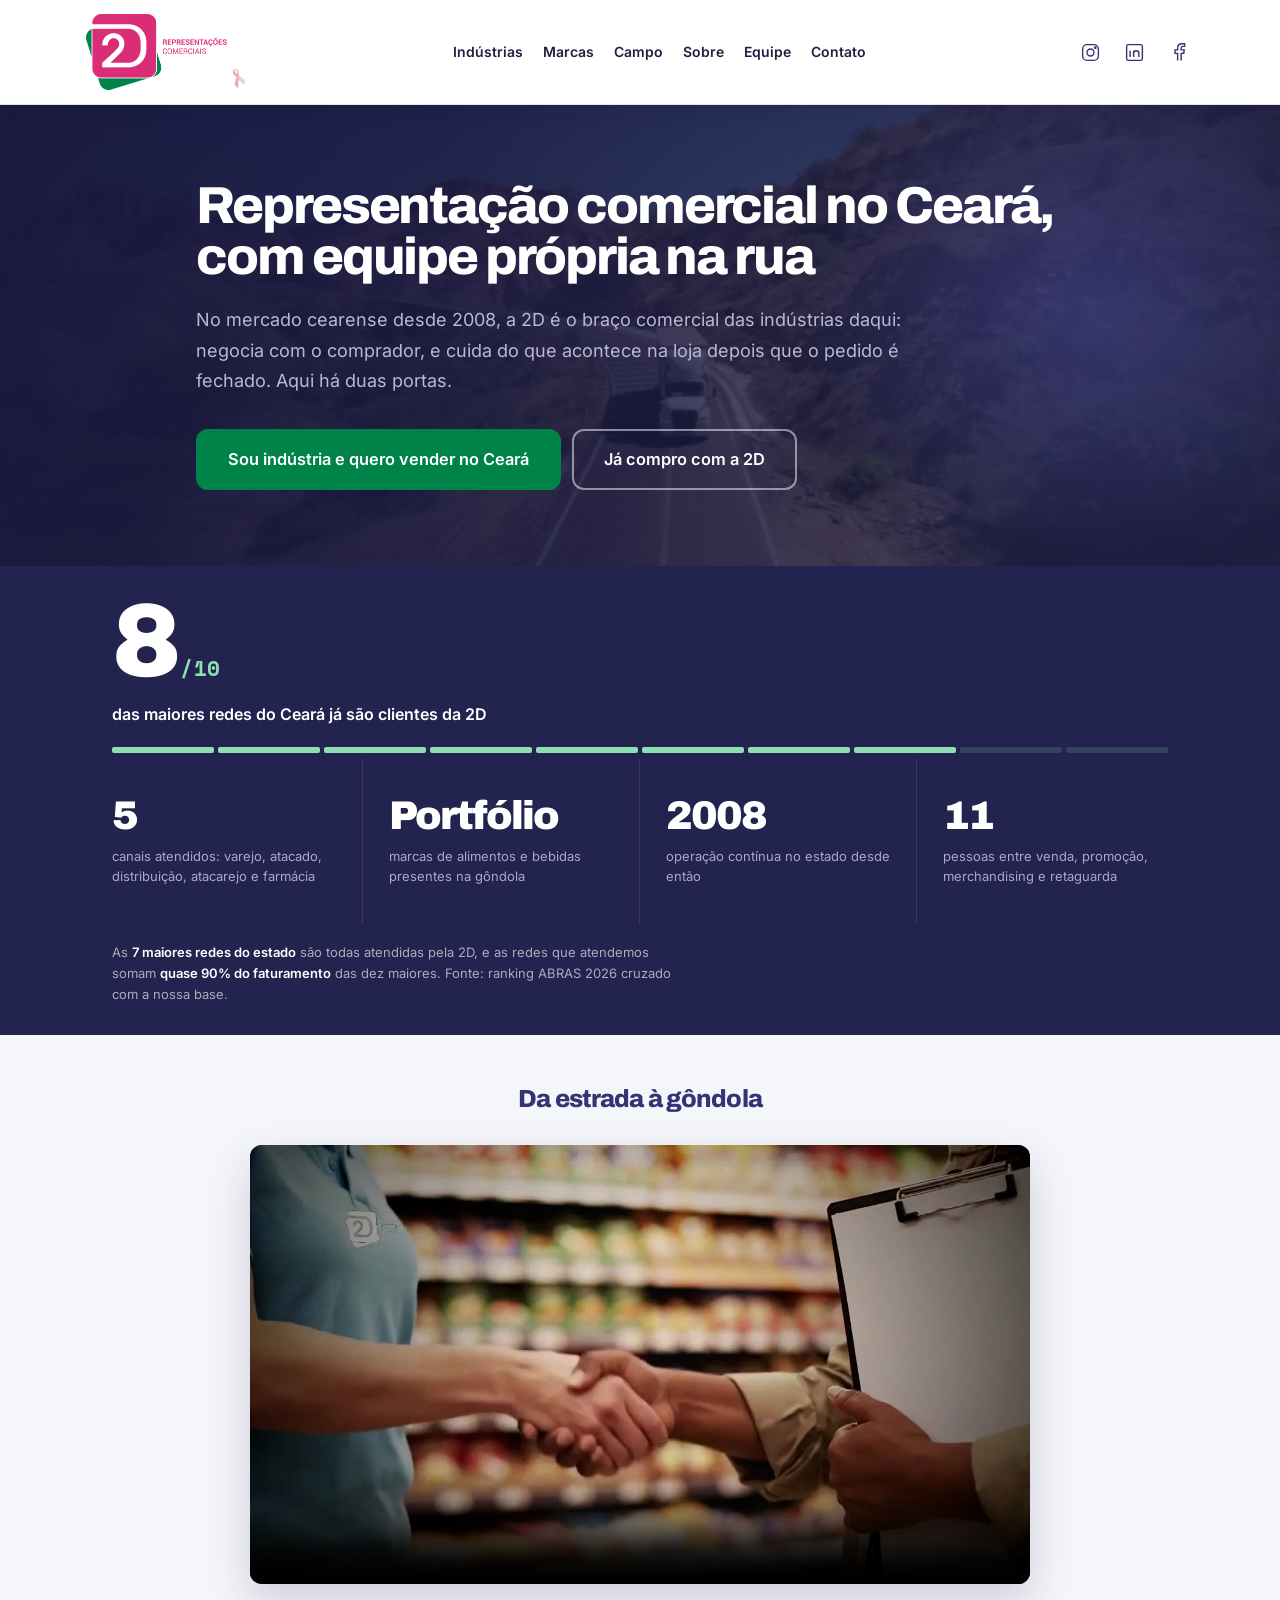
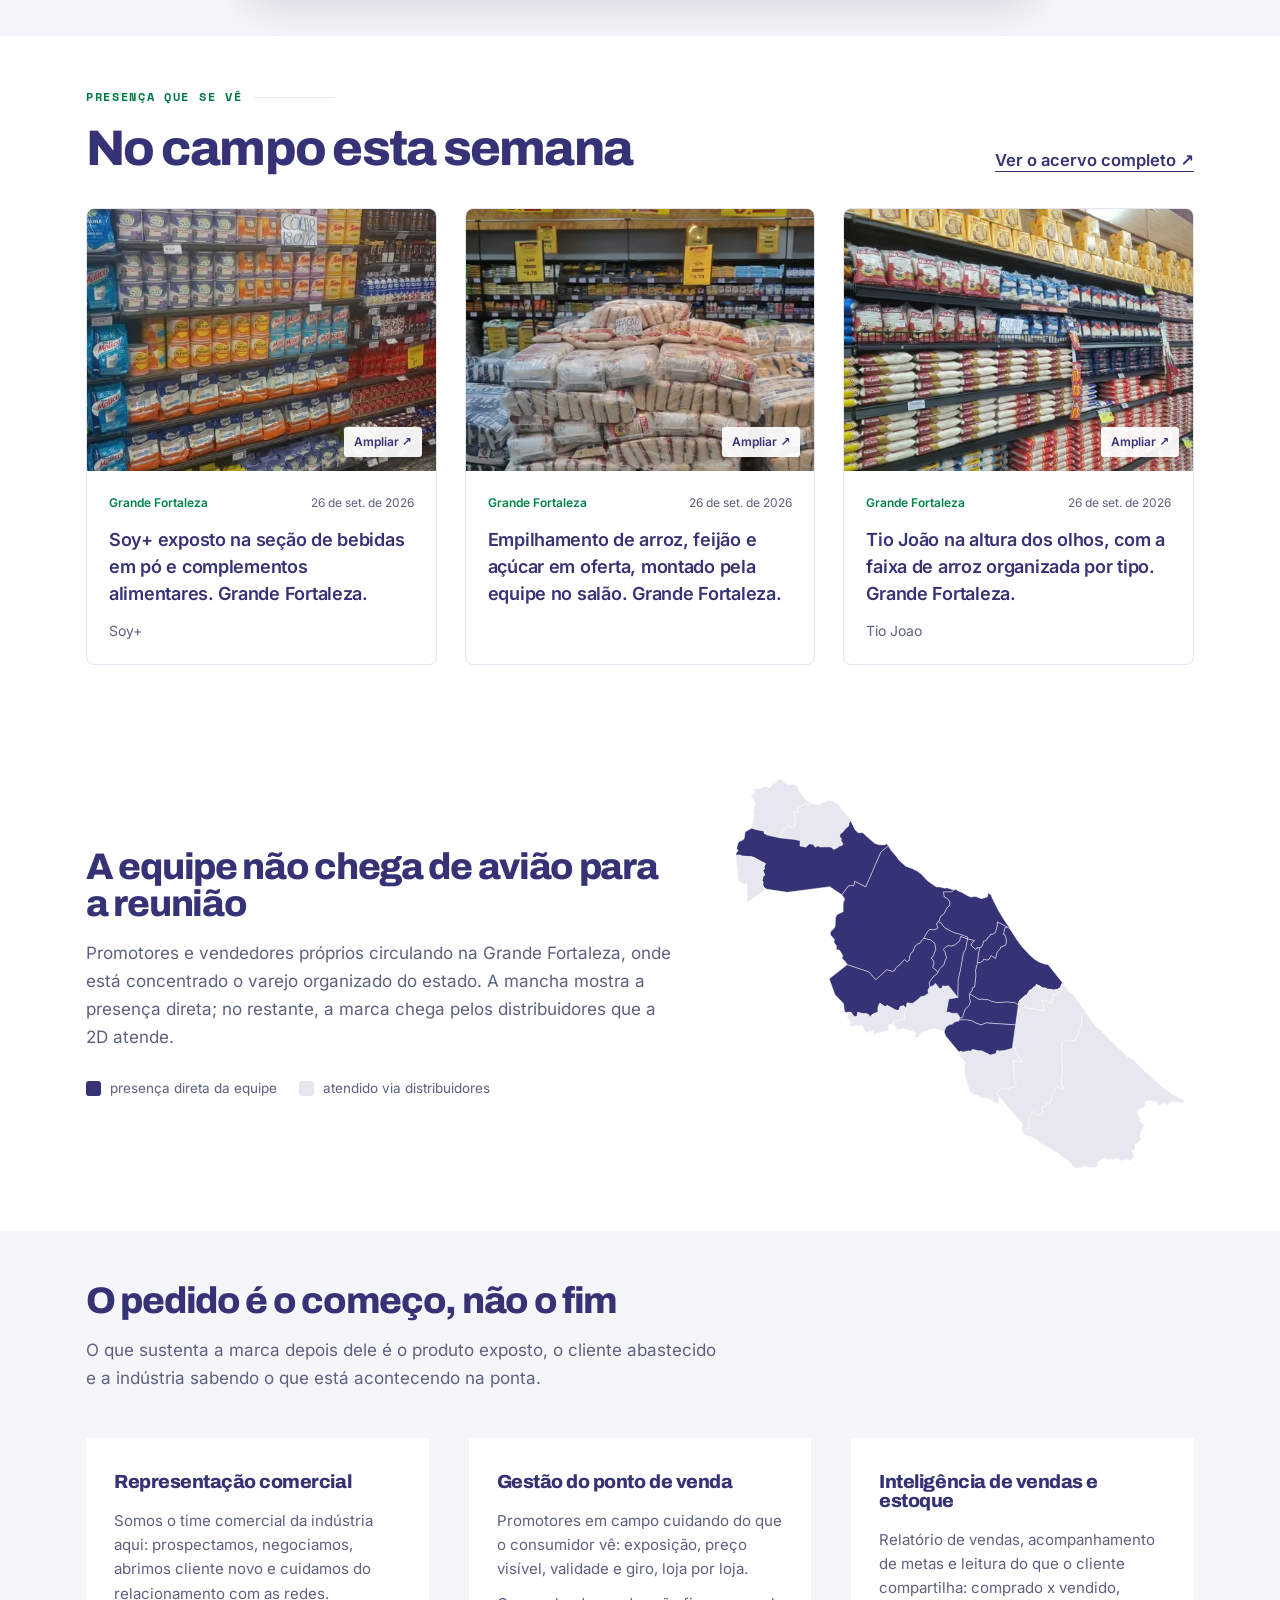
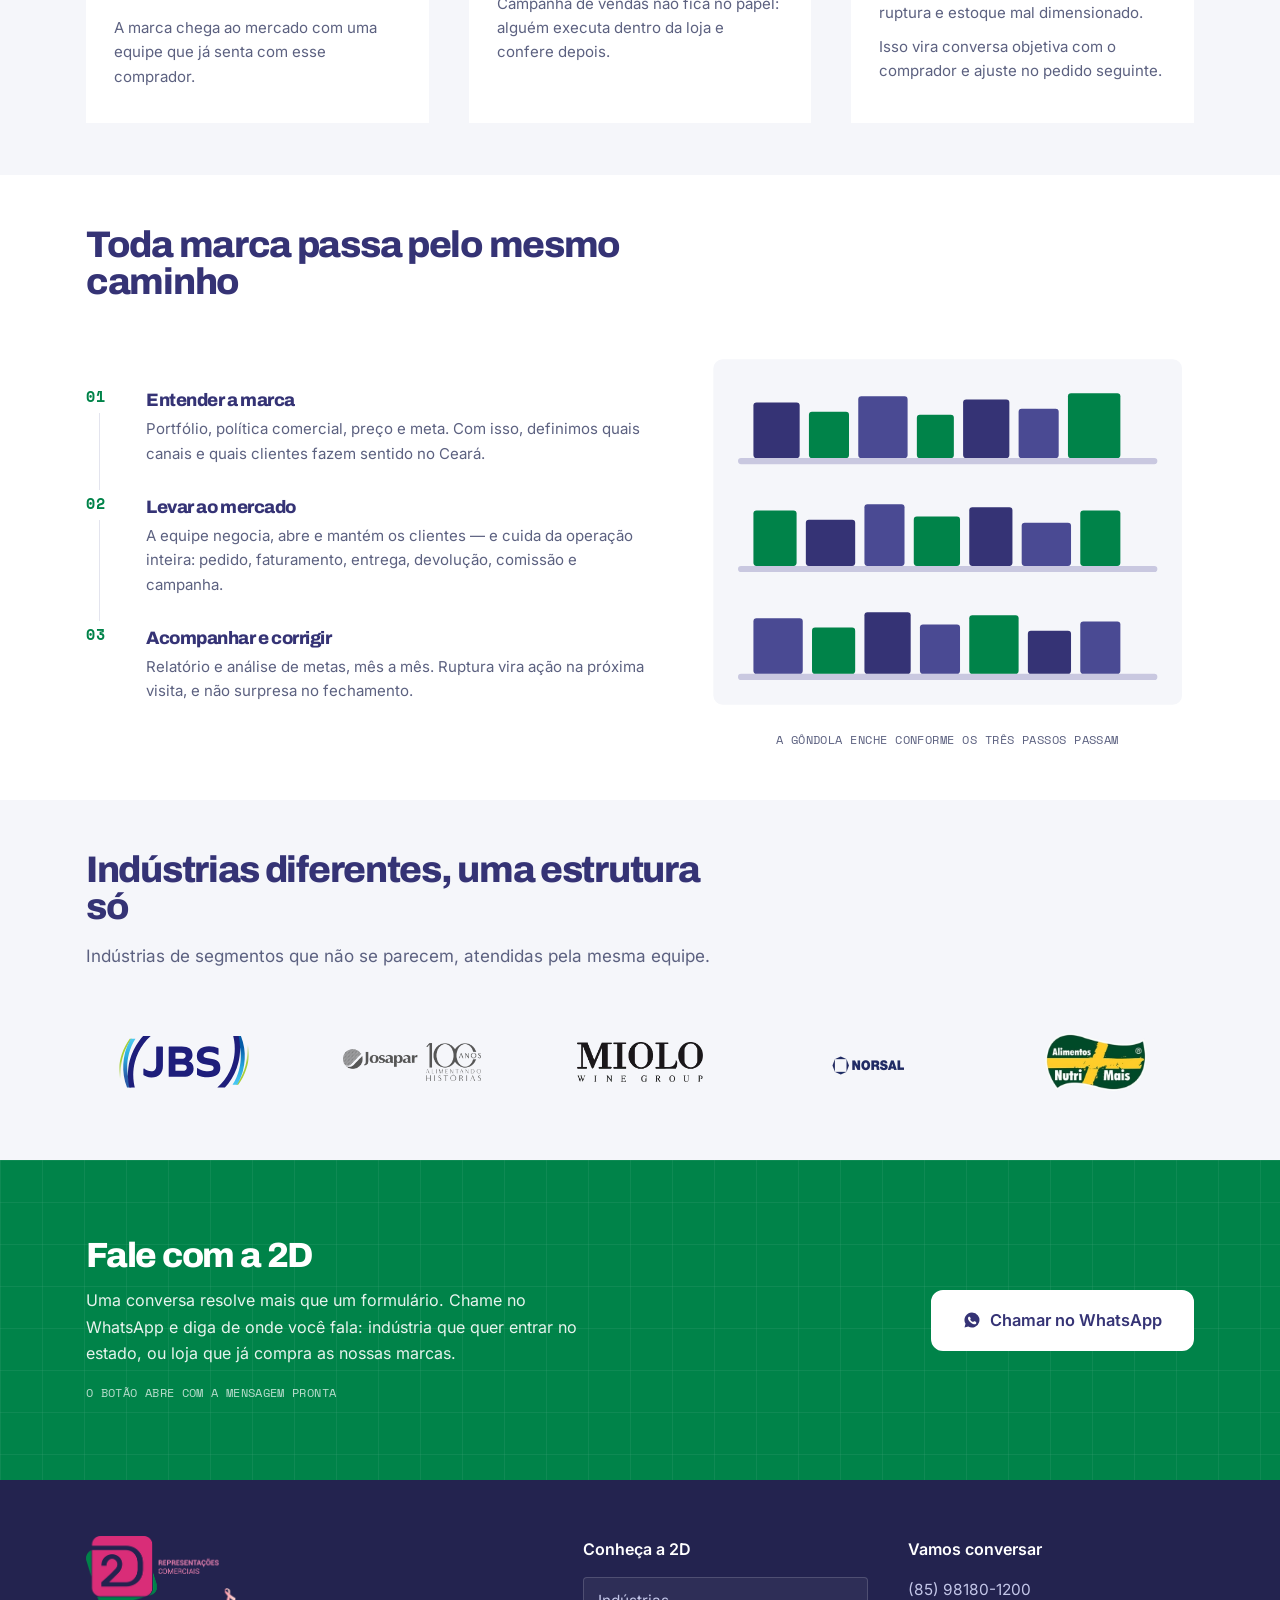
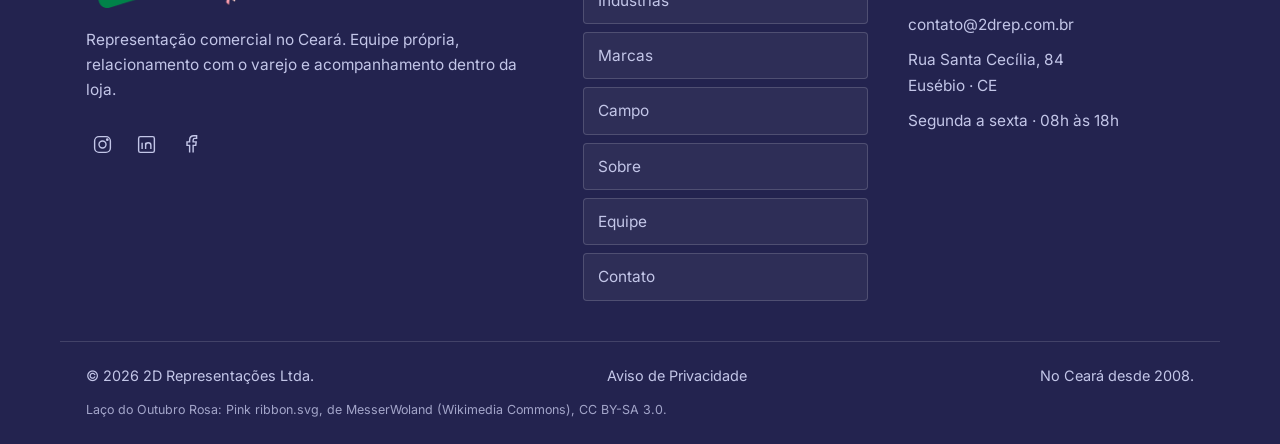
<file: index.html>
<!DOCTYPE html><html lang="pt-BR"><head><meta charset="utf-8"><meta name="viewport" content="width=device-width, initial-scale=1"><title>2D Representações | Representação Comercial no Ceará</title><meta name="description" content="A 2D Representações leva marcas e indústrias até supermercados, atacadistas, distribuidores, atacarejo e farmácias do Ceará, com equipe própria em campo."><meta name="theme-color" content="#353375"><!-- Propriedade "https://2drep.com.br/" no Google Search Console, verificada por
         metatag em 27/09/2026. Fica no layout, e nao como arquivo solto na raiz, porque
         o arquivo alguem apaga numa faxina e a propriedade cai junto. NAO REMOVER:
         o Google reconfere de tempos em tempos. O Search Console e o que sustenta a
         indexacao, o envio do sitemap e a remocao de URL — e e pre-requisito da
         verificacao de marca que libera o acesso Basico da API do Google Ads. --><meta name="google-site-verification" content="L3gNY5Cax0-ZKSfytOoUNS5yZfPrORazYYEIP8anbDY"><!-- Verificação de domínio da Meta (Configurações do negócio › Domínios, 27/09/2026): sustenta a verificação da empresa do portfólio 2drepres. --><meta name="facebook-domain-verification" content="d10u3vdebnchkim8b451quhq4npfpv"><link rel="canonical" href="https://2drep.com.br/"><meta property="og:title" content="2D Representações | Representação Comercial no Ceará"><meta property="og:description" content="A 2D Representações leva marcas e indústrias até supermercados, atacadistas, distribuidores, atacarejo e farmácias do Ceará, com equipe própria em campo."><meta property="og:type" content="website"><!-- Icone da aba e do resultado de busca. Ate 26/09/2026 isto apontava para
         logo-color.png, que e RETANGULAR (640x349): navegador e buscador espremem
         ou cortam. Agora sao quadrados de verdade, gerados do simbolo em alta
         (marca/logo/png/simbolo-cor.png, 3334px). Os tamanhos sao multiplos de 48
         porque e o que o Google exige para mostrar o icone ao lado do resultado. --><!-- Logos publicas (aba, cabecalho, rodape, JSON-LD) vem de src/lib/tema.ts:
         uma chave so liga e desliga o tema sazonal (Outubro Rosa 2026, ate 01/11). --><link rel="icon" type="image/png" sizes="48x48" href="/assets/logo/outubro-rosa/favicon-48.png"><link rel="icon" type="image/png" sizes="96x96" href="/assets/logo/outubro-rosa/favicon-96.png"><link rel="icon" type="image/png" sizes="192x192" href="/assets/logo/outubro-rosa/favicon-192.png"><link rel="apple-touch-icon" href="/assets/logo/outubro-rosa/apple-touch-icon.png"><!-- A logo do cabecalho e WEBP SEM PERDA de 320x175 (13,6 KB). Era o mesmo
         logo-color.png de 640x349 e 48,6 KB, que a home baixava inteiro para
         exibir 139px de largura (CSS: .logo{height:76px}) — 35 KB gastos em
         pixel que ninguem ve. O PNG continua no disco porque e ele que o
         JSON-LD entrega ao Google como logo da Organization. --><!-- Google tag: AW-18473481970 (Ads) + G-D82GPBVWT2 (GA4), servidos pelo mesmo
         conteiner. O GA4 entra como destino da tag, nao como config aqui: o porque,
         com os numeros, esta no AGENTS.md em `ga4-ratos`. --><script async src="https://www.googletagmanager.com/gtag/js?id=AW-18473481970"></script><script type="module">window.dataLayer=window.dataLayer||[];function e(){dataLayer.push(arguments)}window.gtag=e,e(`js`,new Date),e(`config`,`AW-18473481970`);</script><!-- Meta Pixel 1395801758838823 (conta de anuncios 2drep, portfolio 2drepres).
         Criado em 27/09/2026 pela skill meta-ads-ratos; mede visita (PageView) para
         publico de remarketing e conversao das campanhas da Meta. Aviso em /privacidade.
         O fbevents.js (~150 KB) so e baixado na primeira interacao (rolagem, toque,
         tecla) ou apos 5 s — o que vier antes. Assim o diretor no 4G recebe a pagina
         inteira antes do pixel, e a home continua dentro do teto de 1 MB da spec
         (tests/test-orcamento.mjs mede ate o networkidle). O fbq() enfileira
         chamadas ate o script chegar, entao o PageView nao se perde. --><script type="module">(function(e,t,n,r,i,a,o){if(e.fbq)return;i=e.fbq=function(){i.callMethod?i.callMethod.apply(i,arguments):i.queue.push(arguments)},e._fbq||=i,i.push=i,i.loaded=!0,i.version=`2.0`,i.queue=[];var s=!1;function c(){s||(s=!0,a=t.createElement(n),a.async=!0,a.src=r,o=t.getElementsByTagName(n)[0],o.parentNode.insertBefore(a,o))}[`scroll`,`pointerdown`,`touchstart`,`keydown`].forEach(function(t){e.addEventListener(t,c,{once:!0,passive:!0})}),e.setTimeout(c,5e3)})(window,document,`script`,`https://connect.facebook.net/en_US/fbevents.js`),fbq(`init`,`1395801758838823`),fbq(`track`,`PageView`);</script><noscript><img height="1" width="1" style="display:none" alt="" src="https://www.facebook.com/tr?id=1395801758838823&ev=PageView&noscript=1"></noscript><script type="application/ld+json">{"@context":"https://schema.org","@type":"Organization","name":"2D Representações","legalName":"2D Representações LTDA","url":"https://2drep.com.br","logo":"https://2drep.com.br/assets/logo/logo-color.png","image":"https://2drep.com.br/assets/logo/favicon-192.png","email":"contato@2drep.com.br","telephone":"+5585981801200","foundingDate":"2008","description":"Representacao comercial no Ceara: o braco comercial das industrias dentro do varejo, atacado, distribuicao, atacarejo e farmacias do estado.","address":{"@type":"PostalAddress","streetAddress":"Rua Santa Cecília, 84","addressLocality":"Eusébio","addressRegion":"CE","postalCode":"61760-000","addressCountry":"BR"},"areaServed":{"@type":"State","name":"Ceara"},"sameAs":["https://instagram.com/2drepres","https://www.linkedin.com/company/2drepres/","https://www.facebook.com/profile.php?id=61594131366941"]}</script><meta name="astro-view-transitions-enabled" content="true"><meta name="astro-view-transitions-fallback" content="animate"><script type="module" src="/_astro/ClientRouter.astro_astro_type_script_index_0_lang.CYDbzu1r.js"></script><link rel="stylesheet" href="/_astro/Base.eDkZZ_Z4.css"></head><body><a class="skip-link" href="#conteudo">Pular para o conteúdo</a><header class="site-header"><div class="container header-inner"><a class="logo-link" href="/index.html" aria-label="2D Representações — início"><img class="logo" src="/assets/logo/outubro-rosa/logo.webp" alt="2D Representações" width="317" height="152"></a><button class="menu-toggle" aria-controls="navegacao" aria-expanded="false" hidden>Menu <span aria-hidden="true">☰</span></button><nav class="main-nav" id="navegacao" aria-label="Navegação principal"><a href="/industrias.html">Indústrias</a><a href="/marcas.html">Marcas</a><a href="/campo.html">Campo</a><a href="/sobre.html">Sobre</a><a href="/equipe.html">Equipe</a><a href="/contato.html">Contato</a></nav><div class="header-redes"><div class="redes" aria-label="Redes sociais da 2D"><a href="https://instagram.com/2drepres" aria-label="Instagram" target="_blank" rel="noopener noreferrer"><svg viewBox="0 0 24 24" fill="none" stroke="currentColor" stroke-width="1.6" aria-hidden="true"><rect x="3" y="3" width="18" height="18" rx="5"/><circle cx="12" cy="12" r="4"/><circle cx="17.5" cy="6.5" r=".8"/></svg></a><a href="https://www.linkedin.com/company/2drepres/" aria-label="LinkedIn" target="_blank" rel="noopener noreferrer"><svg viewBox="0 0 24 24" fill="none" stroke="currentColor" stroke-width="1.6" aria-hidden="true"><rect x="3" y="3" width="18" height="18" rx="2"/><path d="M7 10v7m0-10v.1M11 17v-7m0 3c0-4 6-4 6 0v4"/></svg></a><a href="https://www.facebook.com/profile.php?id=61594131366941" aria-label="Facebook" target="_blank" rel="noopener noreferrer"><svg viewBox="0 0 24 24" fill="none" stroke="currentColor" stroke-width="1.6" aria-hidden="true"><path d="M15 21v-8h3l.5-4H15V7c0-1 .5-2 2-2h2V2h-3c-3 0-5 2-5 5v2H8v4h3v8"/></svg></a></div></div></div></header><main id="conteudo" tabindex="-1"><section class="hero">
    <!-- O filme de 15 s (cenas 1, 4 e 6) roda atras do topo, mudo e em loop.
         preload="none": o video so comeca a baixar quando interacoes.ts manda
         tocar, depois do load — o LCP continua sendo o h1, nao o video. Sem JS,
         com movimento reduzido ou com o arquivo fora do ar, fica o poster. -->
    <div class="hero-bg" aria-hidden="true">
      <video class="hero-video" id="hero-video" src="/assets/video/institucional-home.mp4" poster="assets/video/poster-home.webp" muted loop playsinline preload="none" tabindex="-1"></video>
    </div>
    <div class="container hero-inner">
      <div>
        <h1>Representação comercial no Ceará, com equipe própria na rua</h1>
        <p class="hero-lead">No mercado cearense desde 2008, a 2D é o braço comercial das indústrias daqui: negocia com o comprador, e cuida do que acontece na loja depois que o pedido é fechado. Aqui há duas portas.</p>
        <div class="hero-ctas">
          <a class="btn btn-primary" href="/industrias.html">Sou indústria e quero vender no Ceará</a>
          <a class="btn btn-secondary" href="/contato.html">Já compro com a 2D</a>
        </div>
      </div>
    </div>
  </section>

  <section class="faixa">
    <div class="container">
      <div class="instr" id="instr">
        <div class="big"><span id="cnt" data-alvo="8">8</span><em>/10</em></div>
        <p class="lbl">das maiores redes do Ceará já são clientes da 2D</p>
        <div class="rulebar"><i></i><i></i><i></i><i></i><i></i><i></i><i></i><i></i><i></i><i></i></div>
      </div>
      <div class="faixa-g">
        <div class="faixa-i rv"><b>5</b><span>canais atendidos: varejo, atacado, distribuição, atacarejo e farmácia</span></div>
        <div class="faixa-i rv d1"><b>Portfólio</b><span>marcas de alimentos e bebidas presentes na gôndola</span></div>
        <div class="faixa-i rv d2"><b>2008</b><span>operação contínua no estado desde então</span></div>
        <div class="faixa-i rv d3"><b>11</b><span>pessoas entre venda, promoção, merchandising e retaguarda</span></div>
      </div>
      <p class="faixa-nota">As <b>7 maiores redes do estado</b> são todas atendidas pela 2D, e as redes que atendemos somam <b>quase 90% do faturamento</b> das dez maiores. Fonte: ranking ABRAS 2026 cruzado com a nossa base.</p>
    </div>
  </section>

  <section class="sec sec-filme">
    <div class="container filme-so">
      <h2 class="rv d1">Da estrada à gôndola</h2>
      <figure class="filme-player rv d2">
        <video controls preload="none" playsinline poster="assets/video/poster-filme.webp" src="/assets/video/institucional.mp4"></video>
      </figure>
    </div>
  </section>

  <section class="sec campo-faixa"><div class="container"><div class="section-heading"><div><p class="mono">Presença que se vê</p><h2>No campo esta semana</h2></div><a class="text-link" href="/campo.html">Ver o acervo completo ↗</a></div><div class="campo-grid"><article class="peca-campo" data-peca="2026-09-26-14" data-praca="grande-fortaleza" data-marcas="[&quot;soy&quot;]"><div class="peca-midia"><a href="https://cdn.jsdelivr.net/gh/diegopesquera/2d-midia@main/campo/2026-09-26-14.jpg" data-foto aria-label="Ampliar: Soy+ exposto na seção de bebidas em pó e complementos alimentares. Grande Fortaleza."><picture><source srcset="/_astro/2026-09-26-14_1sFRq3.avif 480w, /_astro/2026-09-26-14_2d0alT.avif 960w, /_astro/2026-09-26-14_6DPCM.avif 1600w" type="image/avif" sizes="(max-width: 760px) 100vw, 33vw"><source srcset="/_astro/2026-09-26-14_Zvoia3.webp 480w, /_astro/2026-09-26-14_1GKvP4.webp 960w, /_astro/2026-09-26-14_ZvbN5k.webp 1600w" type="image/webp" sizes="(max-width: 760px) 100vw, 33vw"><img src="/_astro/2026-09-26-14_1b8Obu.jpeg" srcset="/_astro/2026-09-26-14_2ni5TX.jpeg 480w, /_astro/2026-09-26-14_Z2gPlf.jpeg 960w, /_astro/2026-09-26-14_1wMvai.jpeg 1600w" sizes="(max-width: 760px) 100vw, 33vw" alt="Soy+ exposto na seção de bebidas em pó e complementos alimentares. Grande Fortaleza." loading="lazy" fetchpriority="auto" decoding="async" width="899" height="1599"></picture><span class="ampliar" aria-hidden="true">Ampliar ↗</span></a></div><div class="peca-texto"><p class="peca-meta"><span>Grande Fortaleza</span><time datetime="2026-09-26">26 de set. de 2026</time></p><h3>Soy+ exposto na seção de bebidas em pó e complementos alimentares. Grande Fortaleza.</h3><p class="peca-marcas">Soy+</p></div></article><article class="peca-campo" data-peca="2026-09-26-06" data-praca="grande-fortaleza" data-marcas="[]"><div class="peca-midia"><a href="https://cdn.jsdelivr.net/gh/diegopesquera/2d-midia@main/campo/2026-09-26-06.jpg" data-foto aria-label="Ampliar: Empilhamento de arroz, feijão e açúcar em oferta, montado pela equipe no salão. Grande Fortaleza."><picture><source srcset="/_astro/2026-09-26-06_Z2fCPV9.avif 480w, /_astro/2026-09-26-06_28x66D.avif 960w, /_astro/2026-09-26-06_13jfyu.avif 1600w" type="image/avif" sizes="(max-width: 760px) 100vw, 33vw"><source srcset="/_astro/2026-09-26-06_Pt7hG.webp 480w, /_astro/2026-09-26-06_1CirzN.webp 960w, /_astro/2026-09-26-06_qsAPn.webp 1600w" type="image/webp" sizes="(max-width: 760px) 100vw, 33vw"><img src="/_astro/2026-09-26-06_c0dj2.jpeg" srcset="/_astro/2026-09-26-06_Z1l1Cre.jpeg 480w, /_astro/2026-09-26-06_Z6ITAv.jpeg 960w, /_astro/2026-09-26-06_2trU60.jpeg 1600w" sizes="(max-width: 760px) 100vw, 33vw" alt="Empilhamento de arroz, feijão e açúcar em oferta, montado pela equipe no salão. Grande Fortaleza." loading="lazy" fetchpriority="auto" decoding="async" width="1200" height="1600"></picture><span class="ampliar" aria-hidden="true">Ampliar ↗</span></a></div><div class="peca-texto"><p class="peca-meta"><span>Grande Fortaleza</span><time datetime="2026-09-26">26 de set. de 2026</time></p><h3>Empilhamento de arroz, feijão e açúcar em oferta, montado pela equipe no salão. Grande Fortaleza.</h3></div></article><article class="peca-campo" data-peca="2026-09-26-03" data-praca="grande-fortaleza" data-marcas="[&quot;tio-joao&quot;]"><div class="peca-midia"><a href="https://cdn.jsdelivr.net/gh/diegopesquera/2d-midia@main/campo/2026-09-26-03.jpg" data-foto aria-label="Ampliar: Tio João na altura dos olhos, com a faixa de arroz organizada por tipo. Grande Fortaleza."><picture><source srcset="/_astro/2026-09-26-03_1K5BER.avif 480w, /_astro/2026-09-26-03_T6HWj.avif 960w, /_astro/2026-09-26-03_2einxH.avif 1600w" type="image/avif" sizes="(max-width: 760px) 100vw, 33vw"><source srcset="/_astro/2026-09-26-03_ZdYxUe.webp 480w, /_astro/2026-09-26-03_Z14XrCM.webp 960w, /_astro/2026-09-26-03_1BrIOA.webp 1600w" type="image/webp" sizes="(max-width: 760px) 100vw, 33vw"><img src="/_astro/2026-09-26-03_1gTNiS.jpeg" srcset="/_astro/2026-09-26-03_Z2puiE9.jpeg 480w, /_astro/2026-09-26-03_1NHVre.jpeg 960w, /_astro/2026-09-26-03_Z1pK5II.jpeg 1600w" sizes="(max-width: 760px) 100vw, 33vw" alt="Tio João na altura dos olhos, com a faixa de arroz organizada por tipo. Grande Fortaleza." loading="lazy" fetchpriority="auto" decoding="async" width="1280" height="960"></picture><span class="ampliar" aria-hidden="true">Ampliar ↗</span></a></div><div class="peca-texto"><p class="peca-meta"><span>Grande Fortaleza</span><time datetime="2026-09-26">26 de set. de 2026</time></p><h3>Tio João na altura dos olhos, com a faixa de arroz organizada por tipo. Grande Fortaleza.</h3><p class="peca-marcas">Tio Joao</p></div></article></div></div></section>

  <section class="sec">
    <div class="container">
      <div class="mapa-wrap">
        <div>
          <h2 class="rv d1 mapa-title">A equipe não chega de avião para a reunião</h2>
          <p class="rv d2 mapa-lead">Promotores e vendedores próprios circulando na Grande Fortaleza, onde está concentrado o varejo organizado do estado. A mancha mostra a presença direta; no restante, a marca chega pelos distribuidores que a 2D atende.</p>
          <div class="legenda rv d3">
            <span><i class="sw" style="background:#353375"></i> presença direta da equipe</span>
            <span><i class="sw" style="background:#e7e7f0;border:1px solid var(--line)"></i> atendido via distribuidores</span>
          </div>
        </div>
        <div class="mapa" id="mapa">
          <svg viewBox="0 0 760 664" role="img">
<title>Municípios da região de Fortaleza em que a 2D Representações atua</title>
<style>.m{fill:#e7e7f0;stroke:#fff;stroke-width:.7}.m.a{fill:#e7e7f0}</style>
<path class="m a" style="--d:50ms" d="M394.9,364.7 L410.4,373.8 L416.4,373.6 L425.9,374.6 L429.1,376.4 L440.6,379.2 L454.6,378.1 L468.1,379.0 L474.3,382.8 L475.4,376.5 L485.4,367.5 L488.1,366.8 L492.2,359.5 L496.7,357.0 L499.4,353.5 L502.3,353.4 L503.1,349.8 L509.5,352.0 L513.0,355.1 L518.8,355.3 L521.0,357.1 L532.3,358.5 L539.3,357.0 L540.5,355.6 L542.5,354.7 L544.7,348.6 L546.9,348.0 L522.8,317.5 L516.5,316.5 L507.9,313.3 L500.5,308.5 L492.7,301.8 L480.3,288.4 L472.8,278.1 L460.1,258.6 L456.4,256.3 L452.4,257.4 L450.1,268.4 L452.4,269.2 L454.3,274.0 L454.8,281.8 L453.3,285.9 L445.3,288.9 L444.9,291.8 L439.9,296.8 L437.3,307.2 L430.0,302.5 L426.6,309.2 L422.8,309.7 L418.2,308.3 L416.4,311.6 L412.0,314.1 L408.0,313.6 L404.8,326.7 L405.4,335.2 L403.3,353.3 L399.1,355.6 L399.7,358.6Z"/>
<path class="m" d="M730.8,530.6 L726.4,529.5 L716.1,521.9 L700.9,510.1 L686.5,496.2 L674.9,486.7 L661.2,471.6 L650.1,466.1 L639.2,454.2 L634.2,451.3 L626.2,442.2 L620.6,437.6 L616.9,433.1 L603.6,420.4 L599.6,417.2 L592.5,408.0 L583.7,394.3 L577.1,401.7 L577.0,412.6 L575.4,418.3 L571.5,423.6 L572.8,426.6 L571.2,431.2 L567.7,436.0 L567.0,439.7 L563.4,440.7 L558.5,439.5 L552.6,440.5 L544.9,444.7 L545.5,497.9 L543.3,501.5 L544.9,515.3 L547.1,515.0 L548.7,519.9 L543.9,518.7 L539.7,515.4 L533.6,519.2 L533.4,523.3 L528.0,529.7 L528.5,534.6 L524.8,541.9 L520.0,542.6 L519.0,547.5 L514.0,547.5 L512.2,550.8 L514.3,553.0 L512.9,558.2 L506.3,561.5 L499.9,555.6 L495.5,557.1 L496.5,560.3 L490.7,567.6 L492.7,571.4 L489.1,577.2 L491.7,581.6 L490.8,584.0 L484.6,583.6 L480.2,589.0 L485.7,594.2 L498.3,597.6 L506.7,603.6 L507.5,606.0 L541.2,624.4 L544.0,628.1 L551.1,632.2 L552.6,633.0 L564.5,644.9 L566.9,648.1 L577.0,646.1 L583.6,644.0 L588.9,646.0 L595.3,646.6 L603.0,645.4 L602.0,640.1 L606.3,635.3 L614.8,630.9 L617.8,633.2 L623.8,632.8 L628.8,634.2 L631.9,631.9 L636.9,632.6 L641.1,636.1 L645.7,634.0 L651.2,633.9 L655.1,635.9 L662.1,629.0 L659.1,618.3 L663.2,617.6 L663.6,610.6 L664.9,608.4 L673.3,603.0 L673.0,599.4 L670.6,596.2 L673.4,592.2 L672.5,589.3 L675.0,585.6 L678.0,578.4 L671.6,571.0 L672.3,566.4 L670.1,564.4 L667.0,555.3 L671.2,551.0 L678.1,548.7 L680.8,545.3 L679.6,541.3 L683.1,539.1 L689.0,538.2 L692.5,539.7 L697.8,539.3 L701.7,546.3 L708.2,543.0 L711.0,542.8 L713.7,545.6 L716.9,544.9 L719.6,541.3 L724.5,539.9 L734.9,540.4 L741.4,542.4 L744.0,538.5 L740.0,536.7Z"/>
<path class="m" d="M480.2,589.0 L484.6,583.6 L490.8,584.0 L491.7,581.6 L489.1,577.2 L492.7,571.4 L490.7,567.6 L496.5,560.3 L495.5,557.1 L499.9,555.6 L506.3,561.5 L512.9,558.2 L514.3,553.0 L512.2,550.8 L514.0,547.5 L519.0,547.5 L520.0,542.6 L524.8,541.9 L528.5,534.6 L528.0,529.7 L533.4,523.3 L533.6,519.2 L539.7,515.4 L543.9,518.7 L548.7,519.9 L547.1,515.0 L544.9,515.3 L543.3,501.5 L545.5,497.9 L544.9,444.7 L552.6,440.5 L558.5,439.5 L563.4,440.7 L567.0,439.7 L567.7,436.0 L571.2,431.2 L572.8,426.6 L571.5,423.6 L575.4,418.3 L577.0,412.6 L577.1,401.7 L583.7,394.3 L562.0,364.3 L557.8,362.1 L554.7,358.9 L546.9,348.0 L544.7,348.6 L542.5,354.7 L540.5,355.6 L540.9,363.9 L530.5,366.1 L530.7,367.6 L527.7,380.3 L519.2,376.1 L512.2,374.5 L516.2,390.5 L513.8,391.5 L500.4,389.2 L485.9,387.4 L481.7,379.8 L475.4,376.5 L474.3,382.8 L469.8,415.2 L464.4,453.2 L470.7,451.3 L468.6,458.5 L480.6,474.5 L476.5,474.7 L465.9,472.9 L468.1,509.2 L470.7,512.7 L470.5,515.6 L462.7,515.6 L459.3,519.4 L454.0,520.2 L450.6,518.4 L446.7,518.5 L438.6,525.4 L443.1,531.6 L476.7,570.9 L479.2,573.1 L481.0,578.1 L479.6,584.1Z"/>
<path class="m a" style="--d:140ms" d="M345.3,247.7 L348.4,239.0 L353.2,235.8 L358.9,224.8 L363.4,221.3 L363.1,215.2 L359.0,209.9 L354.3,207.7 L352.9,199.6 L366.5,199.5 L369.7,196.5 L358.3,192.8 L355.1,193.3 L346.9,191.4 L342.2,191.4 L338.2,189.6 L326.4,181.0 L317.2,170.8 L311.2,166.3 L303.5,162.1 L291.6,157.7 L281.0,148.4 L277.1,142.7 L267.5,131.4 L263.2,124.4 L250.9,135.2 L226.7,191.1 L208.8,182.0 L207.4,189.2 L202.5,188.8 L198.2,190.0 L187.9,204.1 L192.7,211.0 L190.2,217.2 L190.0,231.5 L179.6,236.6 L177.5,242.3 L177.2,254.8 L174.9,259.1 L169.5,264.2 L169.3,269.1 L176.2,276.7 L174.9,280.8 L179.6,287.8 L178.7,292.9 L184.4,294.1 L189.5,302.8 L188.3,307.2 L194.5,313.5 L196.6,317.5 L231.6,329.2 L242.9,342.0 L260.8,325.9 L270.2,328.4 L273.6,327.1 L276.1,322.2 L282.8,316.7 L289.4,309.3 L294.0,312.9 L297.3,310.1 L298.0,304.0 L300.5,298.6 L303.2,296.5 L307.2,287.0 L311.9,283.2 L313.6,283.7 L320.8,274.7 L327.0,263.9 L329.8,260.4 L336.2,261.1 L342.2,259.5 L343.7,257.6 L341.6,250.9Z"/>
<path class="m" d="M378.0,459.3 L379.6,466.4 L389.1,476.8 L386.1,482.6 L388.8,502.0 L395.8,524.3 L402.6,528.3 L409.7,529.3 L415.2,534.0 L419.0,533.5 L425.9,535.0 L430.7,537.5 L439.8,543.9 L441.9,542.7 L443.1,531.6 L438.6,525.4 L446.7,518.5 L450.6,518.4 L454.0,520.2 L459.3,519.4 L462.7,515.6 L470.5,515.6 L470.7,512.7 L468.1,509.2 L465.9,472.9 L476.5,474.7 L480.6,474.5 L468.6,458.5 L470.7,451.3 L464.4,453.2 L452.3,456.6 L442.8,457.4 L439.4,456.5 L437.9,461.6 L429.1,464.1 L414.7,457.2 L410.1,457.3 L399.8,454.8 L397.0,457.9 L394.0,457.2 L384.8,459.1 L380.9,457.7Z"/>
<path class="m a" style="--d:230ms" d="M456.4,256.3 L440.1,247.7 L440.4,252.7 L436.7,265.5 L432.4,268.0 L428.7,268.2 L428.0,271.1 L424.1,273.9 L423.0,277.3 L418.0,279.5 L415.3,287.9 L411.4,290.0 L409.4,300.3 L408.0,313.6 L412.0,314.1 L416.4,311.6 L418.2,308.3 L422.8,309.7 L426.6,309.2 L430.0,302.5 L437.3,307.2 L439.9,296.8 L444.9,291.8 L445.3,288.9 L453.3,285.9 L454.8,281.8 L454.3,274.0 L452.4,269.2 L450.1,268.4 L452.4,257.4Z"/>
<path class="m a" style="--d:320ms" d="M391.7,275.8 L403.1,278.5 L399.9,281.0 L397.1,285.7 L405.5,293.1 L407.0,290.2 L411.4,290.0 L415.3,287.9 L418.0,279.5 L423.0,277.3 L424.1,273.9 L428.0,271.1 L428.7,268.2 L432.4,268.0 L436.7,265.5 L440.4,252.7 L440.1,247.7 L456.4,256.3 L460.1,258.6 L460.1,257.7 L450.8,244.1 L441.3,228.3 L431.5,208.6 L430.1,204.5 L425.4,201.2 L423.9,207.6 L414.3,210.4 L406.6,207.4 L400.9,206.9 L398.5,207.9 L392.8,206.0 L381.6,199.7 L375.6,197.4 L373.1,195.1 L369.7,196.5 L366.5,199.5 L352.9,199.6 L354.3,207.7 L359.0,209.9 L363.1,215.2 L363.4,221.3 L358.9,224.8 L353.2,235.8 L348.4,239.0 L345.3,247.7 L349.2,250.2 L352.7,255.3 L356.5,258.6 L370.0,265.8 L380.4,268.4 L392.2,273.0Z"/>
<path class="m" d="M380.0,404.1 L375.6,396.5 L366.6,396.4 L360.9,394.2 L357.5,395.2 L361.4,373.2 L376.0,370.9 L371.7,364.9 L360.9,351.6 L355.5,352.4 L351.7,351.6 L350.2,355.8 L346.3,356.0 L339.7,347.5 L336.7,351.1 L330.8,353.5 L327.5,358.4 L328.4,363.8 L321.9,368.1 L315.9,369.5 L310.3,374.8 L302.3,380.4 L293.7,379.4 L291.5,389.8 L288.3,407.0 L281.4,407.0 L279.6,408.8 L275.3,408.1 L270.9,410.3 L271.9,413.8 L278.3,423.7 L287.5,421.1 L305.7,426.5 L307.7,428.9 L306.5,435.7 L310.7,435.2 L315.3,430.8 L316.3,428.2 L321.4,426.2 L326.1,425.9 L328.7,422.8 L337.7,421.4 L352.4,425.3 L354.5,424.2 L356.9,418.6 L362.0,415.1 L367.2,413.9 L371.6,410.1 L377.7,409.0 L378.1,407.0Z"/>
<path class="m a" style="--d:410ms" d="M469.8,415.2 L474.3,382.8 L468.1,379.0 L454.6,378.1 L440.6,379.2 L429.1,376.4 L425.9,374.6 L416.4,373.6 L410.4,373.8 L394.9,364.7 L394.9,370.3 L396.3,377.8 L394.8,383.1 L387.9,389.7 L384.3,400.3 L384.4,402.6 L380.0,404.1 L378.1,407.0 L391.6,407.1 L399.6,408.9 L405.8,412.3 L414.1,415.3 L421.9,411.9Z"/>
<path class="m a" style="--d:500ms" d="M408.0,313.6 L409.4,300.3 L411.4,290.0 L407.0,290.2 L405.5,293.1 L397.1,285.7 L399.9,281.0 L403.1,278.5 L391.7,275.8 L388.6,292.8 L385.1,298.7 L380.2,326.2 L376.5,342.5 L376.0,370.9 L361.4,373.2 L357.5,395.2 L360.9,394.2 L366.6,396.4 L375.6,396.5 L380.0,404.1 L384.4,402.6 L384.3,400.3 L387.9,389.7 L394.8,383.1 L396.3,377.8 L394.9,370.3 L394.9,364.7 L399.7,358.6 L399.1,355.6 L403.3,353.3 L405.4,335.2 L404.8,326.7Z"/>
<path class="m a" style="--d:590ms" d="M344.2,329.1 L346.8,324.2 L353.7,317.5 L355.9,309.7 L358.0,306.4 L355.0,295.4 L352.4,292.9 L357.5,288.1 L361.6,286.7 L365.1,287.4 L370.2,286.2 L379.2,279.0 L380.8,271.8 L391.7,275.8 L392.2,273.0 L380.4,268.4 L370.0,265.8 L356.5,258.6 L352.7,255.3 L349.2,250.2 L345.3,247.7 L341.6,250.9 L343.7,257.6 L342.2,259.5 L336.2,261.1 L329.8,260.4 L327.0,263.9 L320.8,274.7 L332.0,277.4 L338.5,282.6 L340.3,292.7 L335.3,304.9 L332.7,306.5 L336.7,312.0 L337.3,316.1 L335.2,322.1Z"/>
<path class="m a" style="--d:680ms" d="M320.8,274.7 L313.6,283.7 L311.9,283.2 L307.2,287.0 L303.2,296.5 L300.5,298.6 L298.0,304.0 L297.3,310.1 L294.0,312.9 L289.4,309.3 L282.8,316.7 L276.1,322.2 L273.6,327.1 L270.2,328.4 L260.8,325.9 L242.9,342.0 L231.6,329.2 L196.6,317.5 L167.4,340.5 L176.8,366.1 L190.3,380.0 L192.6,394.2 L196.6,395.0 L202.7,394.8 L208.4,402.5 L212.7,401.3 L213.8,395.0 L221.8,396.9 L227.4,396.9 L231.1,398.6 L234.4,403.0 L236.2,399.2 L242.3,395.7 L246.6,395.2 L246.6,386.6 L249.6,379.9 L258.0,385.8 L261.6,383.7 L273.9,390.5 L278.6,391.9 L281.1,390.9 L282.4,385.9 L287.6,384.1 L290.3,386.0 L291.5,389.8 L293.7,379.4 L302.3,380.4 L310.3,374.8 L315.9,369.5 L321.9,368.1 L328.4,363.8 L327.5,358.4 L330.8,353.5 L329.6,346.9 L336.0,337.6 L342.7,332.2 L344.2,329.1 L335.2,322.1 L337.3,316.1 L336.7,312.0 L332.7,306.5 L335.3,304.9 L340.3,292.7 L338.5,282.6 L332.0,277.4Z"/>
<path class="m a" style="--d:770ms" d="M378.0,459.3 L380.9,457.7 L384.8,459.1 L394.0,457.2 L397.0,457.9 L399.8,454.8 L410.1,457.3 L414.7,457.2 L429.1,464.1 L437.9,461.6 L439.4,456.5 L442.8,457.4 L452.3,456.6 L464.4,453.2 L469.8,415.2 L421.9,411.9 L414.1,415.3 L405.8,412.3 L399.6,408.9 L391.6,407.1 L378.1,407.0 L377.7,409.0 L371.6,410.1 L367.2,413.9 L362.0,415.1 L356.9,418.6 L354.5,424.2 L354.2,426.9 L356.7,433.7Z"/>
<path class="m a" style="--d:860ms" d="M330.8,353.5 L336.7,351.1 L339.7,347.5 L346.3,356.0 L350.2,355.8 L351.7,351.6 L355.5,352.4 L360.9,351.6 L371.7,364.9 L376.0,370.9 L376.5,342.5 L380.2,326.2 L385.1,298.7 L388.6,292.8 L391.7,275.8 L380.8,271.8 L379.2,279.0 L370.2,286.2 L365.1,287.4 L361.6,286.7 L357.5,288.1 L352.4,292.9 L355.0,295.4 L358.0,306.4 L355.9,309.7 L353.7,317.5 L346.8,324.2 L344.2,329.1 L342.7,332.2 L336.0,337.6 L329.6,346.9Z"/>
<path class="m" d="M239.9,430.8 L264.8,423.2 L263.4,418.1 L264.4,415.0 L271.9,413.8 L270.9,410.3 L275.3,408.1 L279.6,408.8 L281.4,407.0 L288.3,407.0 L291.5,389.8 L290.3,386.0 L287.6,384.1 L282.4,385.9 L281.1,390.9 L278.6,391.9 L273.9,390.5 L261.6,383.7 L258.0,385.8 L249.6,379.9 L246.6,386.6 L246.6,395.2 L242.3,395.7 L236.2,399.2 L234.4,403.0 L231.1,398.6 L227.4,396.9 L221.8,396.9 L213.8,395.0 L212.7,401.3 L208.4,402.5 L202.7,394.8 L196.6,395.0 L199.0,397.5 L196.5,402.9 L203.0,412.0 L198.9,415.5 L204.7,418.7 L210.1,415.1 L214.8,416.5 L220.4,416.3 L227.4,428.2 L238.9,423.9Z"/>
<path class="m" d="M88.2,111.9 L112.0,114.5 L120.3,116.4 L119.9,124.8 L129.5,126.8 L135.1,121.5 L141.1,122.2 L145.0,127.1 L149.2,124.6 L153.0,126.7 L165.8,126.3 L170.9,127.1 L174.9,130.5 L181.0,127.6 L184.1,125.0 L188.4,124.3 L189.7,121.2 L186.6,115.6 L187.4,112.8 L184.8,110.6 L184.7,106.2 L188.8,102.9 L194.8,96.0 L199.5,91.9 L199.4,88.5 L202.2,83.9 L199.9,78.1 L191.2,69.1 L181.9,57.4 L173.0,51.5 L165.5,50.6 L162.0,53.4 L154.9,54.3 L152.0,57.4 L145.5,58.1 L137.7,55.2 L135.7,57.5 L128.4,55.6 L123.2,60.1 L117.6,61.6 L115.7,64.1 L118.1,68.5 L115.4,71.0 L111.0,68.5 L109.1,71.5 L111.8,74.7 L110.2,78.3 L112.1,82.1 L111.4,93.6 L107.1,94.9 L100.5,91.1 L93.7,98.3 L88.9,104.6Z"/>
<path class="m" d="M88.2,111.9 L88.9,104.6 L93.7,98.3 L100.5,91.1 L107.1,94.9 L111.4,93.6 L112.1,82.1 L110.2,78.3 L111.8,74.7 L109.1,71.5 L111.0,68.5 L115.4,71.0 L118.1,68.5 L115.7,64.1 L117.6,61.6 L123.2,60.1 L128.4,55.6 L135.7,57.5 L137.7,55.2 L133.1,52.7 L124.8,44.5 L118.9,35.5 L114.3,26.2 L107.1,24.5 L101.4,25.5 L93.1,20.4 L89.0,16.0 L84.0,17.2 L80.5,23.3 L75.2,23.7 L74.4,27.7 L69.1,30.7 L65.3,27.6 L53.4,32.3 L45.2,32.3 L47.3,36.9 L45.1,40.4 L41.0,42.3 L41.2,45.0 L45.8,50.3 L47.4,57.8 L45.8,61.0 L44.7,71.0 L46.0,75.4 L43.9,79.5 L43.7,86.8 L40.9,92.2 L41.5,96.1 L49.9,98.6 L61.5,100.8 L61.7,104.1 L66.3,107.0Z"/>
<path class="m" d="M475.4,376.5 L481.7,379.8 L485.9,387.4 L500.4,389.2 L513.8,391.5 L516.2,390.5 L512.2,374.5 L519.2,376.1 L527.7,380.3 L530.7,367.6 L530.5,366.1 L540.9,363.9 L540.5,355.6 L539.3,357.0 L532.3,358.5 L521.0,357.1 L518.8,355.3 L513.0,355.1 L509.5,352.0 L503.1,349.8 L502.3,353.4 L499.4,353.5 L496.7,357.0 L492.2,359.5 L488.1,366.8 L485.4,367.5Z"/>
<path class="m a" style="--d:950ms" d="M263.2,124.4 L260.4,121.3 L256.9,123.2 L248.1,122.9 L241.0,120.6 L221.6,103.5 L214.2,103.4 L209.1,98.0 L202.2,83.9 L199.4,88.5 L199.5,91.9 L194.8,96.0 L188.8,102.9 L184.7,106.2 L184.8,110.6 L187.4,112.8 L186.6,115.6 L189.7,121.2 L188.4,124.3 L184.1,125.0 L181.0,127.6 L174.9,130.5 L170.9,127.1 L165.8,126.3 L153.0,126.7 L149.2,124.6 L145.0,127.1 L141.1,122.2 L135.1,121.5 L129.5,126.8 L119.9,124.8 L120.3,116.4 L112.0,114.5 L88.2,111.9 L66.3,107.0 L61.7,104.1 L61.5,100.8 L49.9,98.6 L41.5,96.1 L30.9,102.3 L29.6,112.8 L26.3,116.1 L21.7,117.4 L19.3,121.1 L17.3,128.8 L20.0,132.6 L16.6,136.1 L16.0,139.7 L23.3,139.9 L26.7,141.4 L41.6,142.2 L46.0,143.9 L64.2,153.7 L61.9,157.2 L62.0,162.7 L59.6,164.2 L62.7,172.0 L60.1,174.6 L58.6,181.2 L60.1,183.4 L59.7,188.3 L61.7,192.4 L65.3,194.8 L99.5,200.1 L168.4,190.9 L187.9,204.1 L198.2,190.0 L202.5,188.8 L207.4,189.2 L208.8,182.0 L226.7,191.1 L250.9,135.2Z"/>
<path class="m" d="M65.3,194.8 L61.7,192.4 L59.7,188.3 L60.1,183.4 L58.6,181.2 L60.1,174.6 L62.7,172.0 L59.6,164.2 L62.0,162.7 L61.9,157.2 L64.2,153.7 L46.0,143.9 L41.6,142.2 L26.7,141.4 L23.3,139.9 L16.0,139.7 L19.9,180.7 L21.6,183.5 L30.0,186.7 L33.8,185.7 L34.6,216.3Z"/>
          </svg>
        </div>
      </div>
    </div>
  </section>

  <section class="sec sec-paper">
    <div class="container">
      <div class="sec-head">
        <h2 class="rv d1">O pedido é o começo, não o fim</h2>
        <p class="rv d2">O que sustenta a marca depois dele é o produto exposto, o cliente abastecido e a indústria sabendo o que está acontecendo na ponta.</p>
      </div>
      <div class="cards-num">
        <div class="card-num rv">
          <h3>Representação comercial</h3>
          <p>Somos o time comercial da indústria aqui: prospectamos, negociamos, abrimos cliente novo e cuidamos do relacionamento com as redes.</p>
          <p>A marca chega ao mercado com uma equipe que já senta com esse comprador.</p>
        </div>
        <div class="card-num rv d1">
          <h3>Gestão do ponto de venda</h3>
          <p>Promotores em campo cuidando do que o consumidor vê: exposição, preço visível, validade e giro, loja por loja.</p>
          <p>Campanha de vendas não fica no papel: alguém executa dentro da loja e confere depois.</p>
        </div>
        <div class="card-num rv d2">
          <h3>Inteligência de vendas e estoque</h3>
          <p>Relatório de vendas, acompanhamento de metas e leitura do que o cliente compartilha: comprado x vendido, ruptura e estoque mal dimensionado.</p>
          <p>Isso vira conversa objetiva com o comprador e ajuste no pedido seguinte.</p>
        </div>
      </div>
    </div>
  </section>

  <section class="sec" id="como-trabalhamos">
    <div class="container">
      <div class="sec-head">
        <h2 class="rv d1">Toda marca passa pelo mesmo caminho</h2>
      </div>
      <div class="passos-wrap">
        <ol class="passos">
          <li class="rv"><h3>Entender a marca</h3><p>Portfólio, política comercial, preço e meta. Com isso, definimos quais canais e quais clientes fazem sentido no Ceará.</p></li>
          <li class="rv d1"><h3>Levar ao mercado</h3><p>A equipe negocia, abre e mantém os clientes — e cuida da operação inteira: pedido, faturamento, entrega, devolução, comissão e campanha.</p></li>
          <li class="rv d2"><h3>Acompanhar e corrigir</h3><p>Relatório e análise de metas, mês a mês. Ruptura vira ação na próxima visita, e não surpresa no fechamento.</p></li>
        </ol>
        <div>
          <div class="gondola" id="gondola">
            <svg viewBox="0 0 320 240" role="img" aria-label="Ilustração de uma gôndola de supermercado sendo abastecida">
              <rect x="8" y="8" width="304" height="224" rx="6" fill="#f5f6fa"/>
              <rect x="24" y="72" width="272" height="4" rx="2" fill="#c9c8e0"/>
              <rect x="24" y="142" width="272" height="4" rx="2" fill="#c9c8e0"/>
              <rect x="24" y="212" width="272" height="4" rx="2" fill="#c9c8e0"/>
              <g class="prod" style="--i:0"><rect x="34" y="36" width="30" height="36" rx="2" fill="#353375"/></g>
              <g class="prod" style="--i:1"><rect x="70" y="42" width="26" height="30" rx="2" fill="#008349"/></g>
              <g class="prod" style="--i:2"><rect x="102" y="32" width="32" height="40" rx="2" fill="#4a4a93"/></g>
              <g class="prod" style="--i:3"><rect x="140" y="44" width="24" height="28" rx="2" fill="#008349"/></g>
              <g class="prod" style="--i:4"><rect x="170" y="34" width="30" height="38" rx="2" fill="#353375"/></g>
              <g class="prod" style="--i:5"><rect x="206" y="40" width="26" height="32" rx="2" fill="#4a4a93"/></g>
              <g class="prod" style="--i:6"><rect x="238" y="30" width="34" height="42" rx="2" fill="#008349"/></g>
              <g class="prod" style="--i:7"><rect x="34" y="106" width="28" height="36" rx="2" fill="#008349"/></g>
              <g class="prod" style="--i:8"><rect x="68" y="112" width="32" height="30" rx="2" fill="#353375"/></g>
              <g class="prod" style="--i:9"><rect x="106" y="102" width="26" height="40" rx="2" fill="#4a4a93"/></g>
              <g class="prod" style="--i:10"><rect x="138" y="110" width="30" height="32" rx="2" fill="#008349"/></g>
              <g class="prod" style="--i:11"><rect x="174" y="104" width="28" height="38" rx="2" fill="#353375"/></g>
              <g class="prod" style="--i:12"><rect x="208" y="114" width="32" height="28" rx="2" fill="#4a4a93"/></g>
              <g class="prod" style="--i:13"><rect x="246" y="106" width="26" height="36" rx="2" fill="#008349"/></g>
              <g class="prod" style="--i:14"><rect x="34" y="176" width="32" height="36" rx="2" fill="#4a4a93"/></g>
              <g class="prod" style="--i:15"><rect x="72" y="182" width="28" height="30" rx="2" fill="#008349"/></g>
              <g class="prod" style="--i:16"><rect x="106" y="172" width="30" height="40" rx="2" fill="#353375"/></g>
              <g class="prod" style="--i:17"><rect x="142" y="180" width="26" height="32" rx="2" fill="#4a4a93"/></g>
              <g class="prod" style="--i:18"><rect x="174" y="174" width="32" height="38" rx="2" fill="#008349"/></g>
              <g class="prod" style="--i:19"><rect x="212" y="184" width="28" height="28" rx="2" fill="#353375"/></g>
              <g class="prod" style="--i:20"><rect x="246" y="178" width="26" height="34" rx="2" fill="#4a4a93"/></g>
            </svg>
          </div>
          <p class="gondola-cap">A GÔNDOLA ENCHE CONFORME OS TRÊS PASSOS PASSAM</p>
        </div>
      </div>
    </div>
  </section>

  <section class="sec sec-paper">
    <div class="container">
      <div class="sec-head">
        <h2 class="rv d1">Indústrias diferentes, uma estrutura só</h2>
        <p class="rv d2">Indústrias de segmentos que não se parecem, atendidas pela mesma equipe.</p>
      </div>
      <div class="logos">
        <div class="tile rv" style="--h:54px"><img src="/assets/empresas/jbs.svg" alt="JBS"></div>
        <div class="tile rv" style="--h:38px"><img src="/assets/empresas/josapar.webp" alt="Josapar"></div>
        <div class="tile rv" style="--h:40px"><img src="/assets/empresas/miolo.webp" alt="Miolo"></div>
        <div class="tile rv" style="--h:38px"><img src="/assets/empresas/norsal.webp" alt="Norsal"></div>
        <div class="tile rv" style="--h:58px"><img src="/assets/empresas/nutrimais.webp" alt="Nutrimais"></div>
      </div>
    </div>
  </section>

  <section class="cta">
    <div class="container cta-inner">
      <div>
        <h2 class="cta-h2">Fale com a 2D</h2>
        <p class="cta-p">Uma conversa resolve mais que um formulário. Chame no WhatsApp e diga de onde você fala: indústria que quer entrar no estado, ou loja que já compra as nossas marcas.</p>
        <p class="fine">O BOTÃO ABRE COM A MENSAGEM PRONTA</p>
      </div>
      <a class="btn btn-light" href="https://wa.me/5585981801200?text=Ol%C3%A1%21%20Vim%20pelo%20site%20da%202D%20Representa%C3%A7%C3%B5es%20e%20quero%20conversar.">
        <svg viewBox="0 0 24 24" fill="currentColor" aria-hidden="true"><path d="M12 2a10 10 0 0 0-8.6 15.1L2 22l5-1.3A10 10 0 1 0 12 2zm5.8 14.2c-.2.7-1.2 1.3-2 1.4-.5.1-1.1.1-3.3-.7-2.8-1.1-4.6-3.9-4.7-4.1-.1-.2-1.1-1.5-1.1-2.8s.7-2 .9-2.2c.2-.3.5-.3.7-.3h.5c.2 0 .4 0 .6.5l.8 2c.1.2.1.3 0 .5l-.4.5c-.1.2-.3.3-.1.6.1.3.6 1.1 1.4 1.8 1 .9 1.8 1.1 2 1.2.3.1.4.1.6-.1l.8-.9c.2-.2.4-.2.6-.1l1.9.9c.2.1.4.2.5.3.1.2.1.6 0 1z"/></svg>
        Chamar no WhatsApp
      </a>
    </div>
  </section></main><footer class="site-footer"><div class="container footer-top"><div class="footer-brand"><a href="/index.html"><img src="/assets/logo/outubro-rosa/logo-rodape.webp" alt="2D Representações" class="logo-footer" width="317" height="152" loading="lazy"></a><p>Representação comercial no Ceará. Equipe própria, relacionamento com o varejo e acompanhamento dentro da loja.</p><div class="redes" aria-label="Redes sociais da 2D"><a href="https://instagram.com/2drepres" aria-label="Instagram" target="_blank" rel="noopener noreferrer"><svg viewBox="0 0 24 24" fill="none" stroke="currentColor" stroke-width="1.6" aria-hidden="true"><rect x="3" y="3" width="18" height="18" rx="5"/><circle cx="12" cy="12" r="4"/><circle cx="17.5" cy="6.5" r=".8"/></svg></a><a href="https://www.linkedin.com/company/2drepres/" aria-label="LinkedIn" target="_blank" rel="noopener noreferrer"><svg viewBox="0 0 24 24" fill="none" stroke="currentColor" stroke-width="1.6" aria-hidden="true"><rect x="3" y="3" width="18" height="18" rx="2"/><path d="M7 10v7m0-10v.1M11 17v-7m0 3c0-4 6-4 6 0v4"/></svg></a><a href="https://www.facebook.com/profile.php?id=61594131366941" aria-label="Facebook" target="_blank" rel="noopener noreferrer"><svg viewBox="0 0 24 24" fill="none" stroke="currentColor" stroke-width="1.6" aria-hidden="true"><path d="M15 21v-8h3l.5-4H15V7c0-1 .5-2 2-2h2V2h-3c-3 0-5 2-5 5v2H8v4h3v8"/></svg></a></div></div><div class="footer-col"><p class="footer-title">Conheça a 2D</p><ul class="footer-list footer-nav"><li><a href="/industrias.html">Indústrias</a></li><li><a href="/marcas.html">Marcas</a></li><li><a href="/campo.html">Campo</a></li><li><a href="/sobre.html">Sobre</a></li><li><a href="/equipe.html">Equipe</a></li><li><a href="/contato.html">Contato</a></li></ul></div><div class="footer-col"><p class="footer-title">Vamos conversar</p><ul class="footer-list"><li><a href="https://wa.me/5585981801200">(85) 98180-1200</a></li><li><a href="mailto:contato@2drep.com.br">contato@2drep.com.br</a></li><li>Rua Santa Cecília, 84<br>Eusébio · CE</li><li>Segunda a sexta · 08h às 18h</li></ul></div></div><div class="container footer-bottom"><p>© 2026 2D Representações Ltda.</p><p><a href="/privacidade.html">Aviso de Privacidade</a></p><p>No Ceará desde 2008.</p></div><p class="container footer-credito">Laço do Outubro Rosa: <a href="https://commons.wikimedia.org/wiki/File:Pink_ribbon.svg" target="_blank" rel="noopener noreferrer">Pink ribbon.svg</a>, de MesserWoland (Wikimedia Commons), <a href="https://creativecommons.org/licenses/by-sa/3.0/" target="_blank" rel="noopener noreferrer">CC BY-SA 3.0</a>.</p></footer><dialog id="foto-ampliada" class="foto-dialog" aria-label="Foto de campo ampliada"><form method="dialog"><button>Fechar ×</button></form><figure><img alt=""><figcaption></figcaption></figure></dialog><script type="module">var e;function t(){e?.abort(),e=new AbortController;let{signal:t}=e,n=document.querySelector(`.menu-toggle`),r=document.querySelector(`#navegacao`);if(n&&r){n.hidden=!1,document.documentElement.classList.add(`menu-pronto`);let e=()=>{n.setAttribute(`aria-expanded`,`false`),r.classList.remove(`aberto`)};n.addEventListener(`click`,()=>{let e=n.getAttribute(`aria-expanded`)!==`true`;n.setAttribute(`aria-expanded`,String(e)),r.classList.toggle(`aberto`,e)},{signal:t}),document.addEventListener(`keydown`,t=>{t.key===`Escape`&&(e(),n.focus())},{signal:t}),r.addEventListener(`click`,e,{signal:t})}let i=document.querySelector(`[data-filtros]`);if(i){i.hidden=!1;let e=i.querySelector(`[name=praca]`),n=i.querySelector(`[name=marca]`),r=i.querySelector(`[role=status]`),a=[...document.querySelectorAll(`[data-peca]`)],o=(t=!0)=>{let i=0;for(let t of a){let r=JSON.parse(t.dataset.marcas||`[]`);t.hidden=!!(e.value&&t.dataset.praca!==e.value||n.value&&!r.includes(n.value)),t.hidden||i++}document.querySelectorAll(`[data-mes]`).forEach(e=>{e.hidden=!e.querySelector(`[data-peca]:not([hidden])`)});let o=document.querySelector(`.sem-resultado`);if(o&&(o.hidden=i>0),r.textContent=`${i} ${i===1?`registro`:`registros`}`,t){let t=new URL(location.href);for(let r of[e,n])r.value?t.searchParams.set(r.name,r.value):t.searchParams.delete(r.name);t.href!==location.href&&history.pushState({},``,t)}},s=()=>{let t=new URLSearchParams(location.search);for(let r of[e,n]){let e=t.get(r.name)||``;r.value=[...r.options].some(t=>t.value===e)?e:``}o(!1)};i.addEventListener(`change`,()=>o(),{signal:t}),i.addEventListener(`submit`,e=>{e.preventDefault(),o()},{signal:t}),i.addEventListener(`reset`,()=>{e.value=``,n.value=``,o()},{signal:t}),window.addEventListener(`popstate`,s,{signal:t}),s()}document.querySelectorAll(`[data-foto]`).forEach(e=>{e.addEventListener(`click`,t=>{if(t.ctrlKey||t.metaKey||t.shiftKey||t.altKey)return;let n=document.querySelector(`#foto-ampliada`),r=e.querySelector(`img`);if(!n||!r)return;t.preventDefault();let i=n.querySelector(`img`);i.src=r.currentSrc||r.src,i.alt=r.alt,n.querySelector(`figcaption`).textContent=r.alt,n.showModal()},{signal:t})});let a=document.querySelector(`#foto-ampliada`);a?.addEventListener(`click`,e=>{e.target===a&&a.close()},{signal:t}),document.addEventListener(`click`,e=>{let t=e.target instanceof Element?e.target.closest(`a[href]`):null;if(!t)return;let n=t.getAttribute(`href`)||``,r=n.startsWith(`mailto:`)?`email`:n.startsWith(`tel:`)?`telefone`:/^https?:\/\/(wa\.me|api\.whatsapp\.com)\//.test(n)?`whatsapp`:``;if(!r)return;let i=`sem texto`;if(r===`whatsapp`)try{i=new URL(n,location.href).searchParams.get(`text`)?.slice(0,60)||`sem texto`}catch{}let a={metodo:r,pagina:location.pathname,marcador:i},o=window;o.gtag?o.gtag(`event`,`generate_lead`,a):(o.dataLayer=o.dataLayer||[]).push([`event`,`generate_lead`,a]),o.fbq?.(`trackCustom`,`Contato`,a)},{signal:t,capture:!0});let o=document.querySelector(`#hero-video`);if(o&&!matchMedia(`(prefers-reduced-motion: reduce)`).matches){let e=()=>o.play().then(()=>!0).catch(()=>!1),n=async()=>{if(o.preload=`auto`,await e())return;let n=async()=>{await e()&&i()},r=[`pointerdown`,`touchstart`,`scroll`,`keydown`],i=()=>r.forEach(e=>window.removeEventListener(e,n));r.forEach(e=>window.addEventListener(e,n,{passive:!0,signal:t}))};document.readyState===`complete`?n():window.addEventListener(`load`,n,{once:!0,signal:t})}}document.addEventListener(`astro:page-load`,t),document.addEventListener(`astro:before-swap`,()=>e?.abort());</script></body></html>
</file>
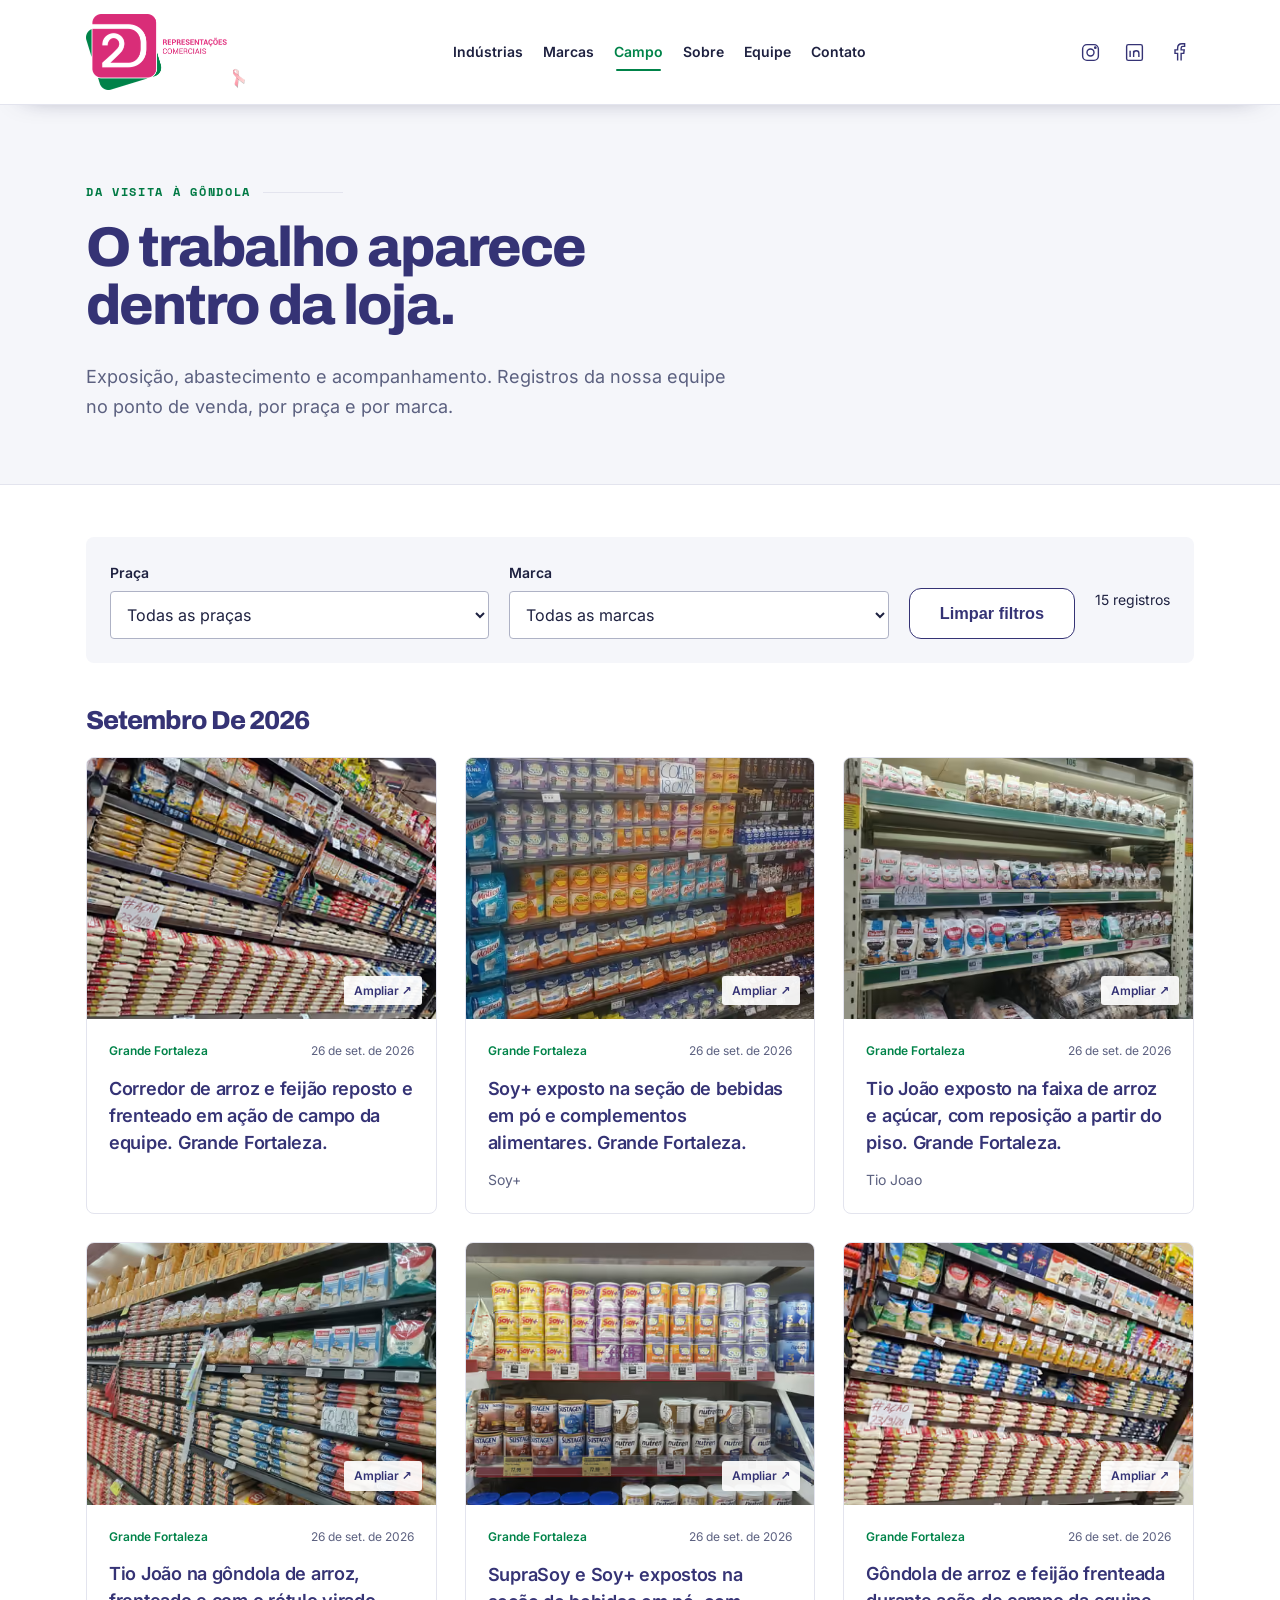
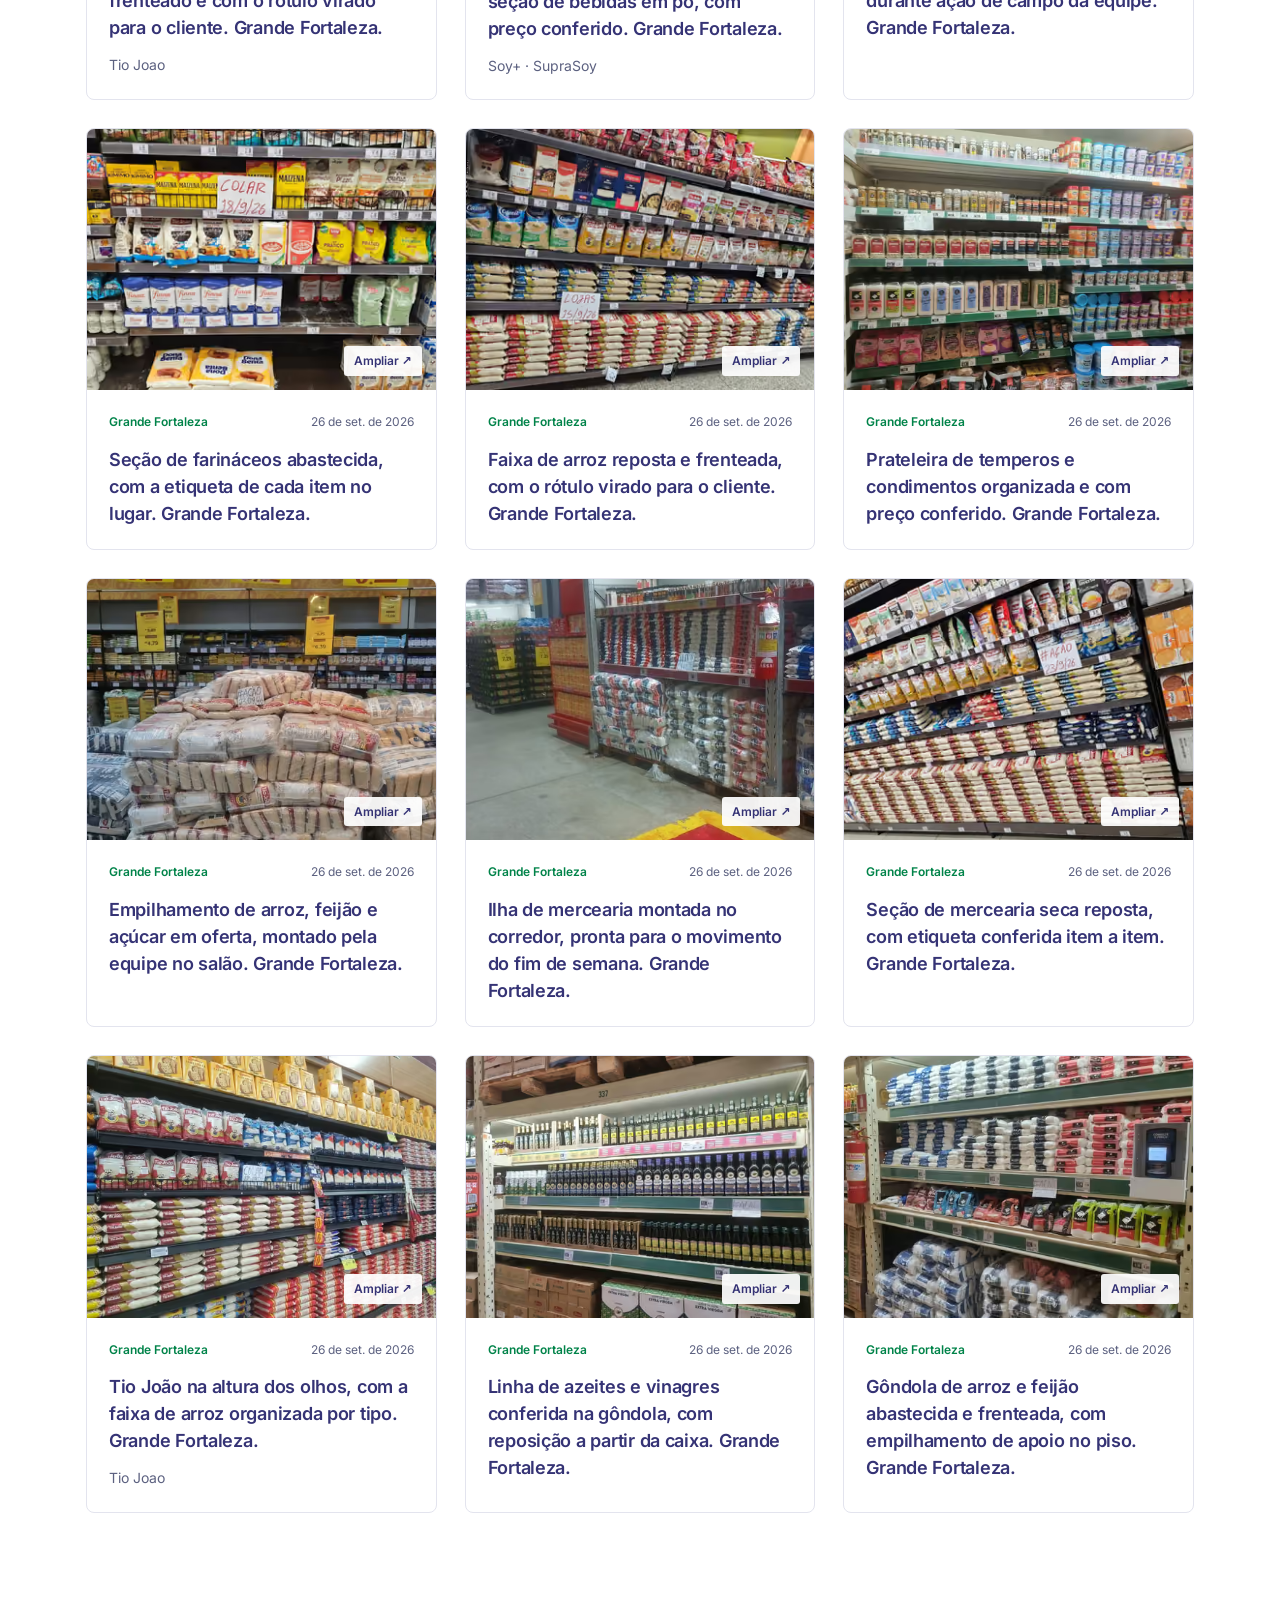
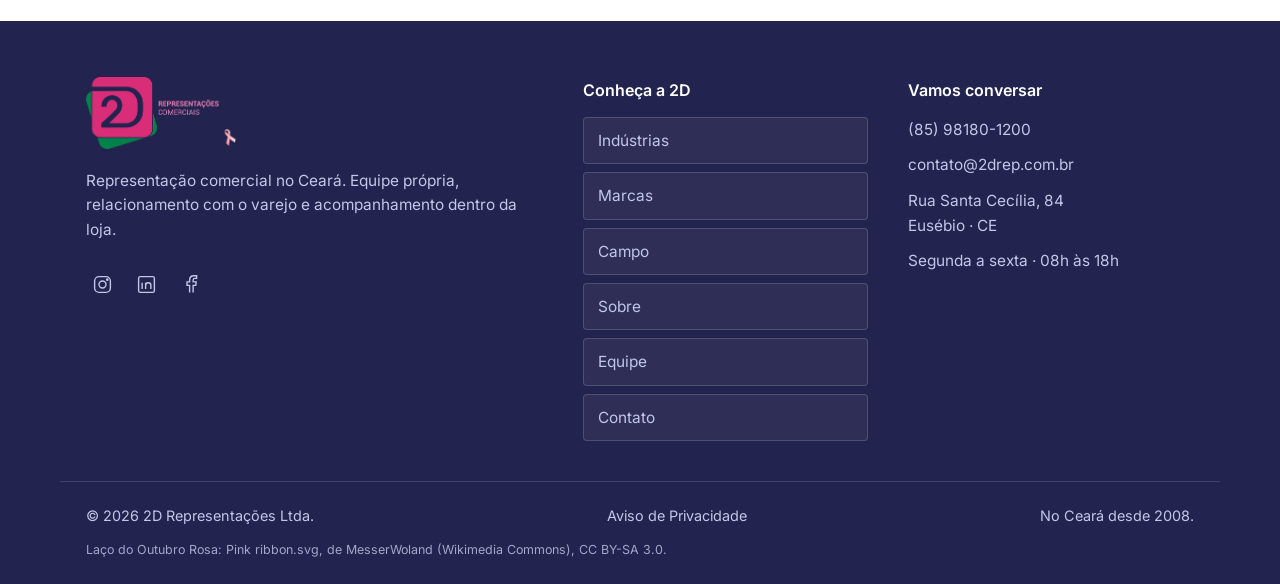
<file: campo.html>
<!DOCTYPE html><html lang="pt-BR"><head><meta charset="utf-8"><meta name="viewport" content="width=device-width, initial-scale=1"><title>Promoção e merchandising em supermercado | 2D Representações</title><meta name="description" content="A atuação da 2D dentro do varejo cearense: exposição, abastecimento e execução no ponto de venda."><meta name="theme-color" content="#353375"><!-- Propriedade "https://2drep.com.br/" no Google Search Console, verificada por
         metatag em 27/09/2026. Fica no layout, e nao como arquivo solto na raiz, porque
         o arquivo alguem apaga numa faxina e a propriedade cai junto. NAO REMOVER:
         o Google reconfere de tempos em tempos. O Search Console e o que sustenta a
         indexacao, o envio do sitemap e a remocao de URL — e e pre-requisito da
         verificacao de marca que libera o acesso Basico da API do Google Ads. --><meta name="google-site-verification" content="L3gNY5Cax0-ZKSfytOoUNS5yZfPrORazYYEIP8anbDY"><!-- Verificação de domínio da Meta (Configurações do negócio › Domínios, 27/09/2026): sustenta a verificação da empresa do portfólio 2drepres. --><meta name="facebook-domain-verification" content="d10u3vdebnchkim8b451quhq4npfpv"><link rel="canonical" href="https://2drep.com.br/campo.html"><meta property="og:title" content="Promoção e merchandising em supermercado | 2D Representações"><meta property="og:description" content="A atuação da 2D dentro do varejo cearense: exposição, abastecimento e execução no ponto de venda."><meta property="og:type" content="website"><!-- Icone da aba e do resultado de busca. Ate 26/09/2026 isto apontava para
         logo-color.png, que e RETANGULAR (640x349): navegador e buscador espremem
         ou cortam. Agora sao quadrados de verdade, gerados do simbolo em alta
         (marca/logo/png/simbolo-cor.png, 3334px). Os tamanhos sao multiplos de 48
         porque e o que o Google exige para mostrar o icone ao lado do resultado. --><!-- Logos publicas (aba, cabecalho, rodape, JSON-LD) vem de src/lib/tema.ts:
         uma chave so liga e desliga o tema sazonal (Outubro Rosa 2026, ate 01/11). --><link rel="icon" type="image/png" sizes="48x48" href="/assets/logo/outubro-rosa/favicon-48.png"><link rel="icon" type="image/png" sizes="96x96" href="/assets/logo/outubro-rosa/favicon-96.png"><link rel="icon" type="image/png" sizes="192x192" href="/assets/logo/outubro-rosa/favicon-192.png"><link rel="apple-touch-icon" href="/assets/logo/outubro-rosa/apple-touch-icon.png"><!-- A logo do cabecalho e WEBP SEM PERDA de 320x175 (13,6 KB). Era o mesmo
         logo-color.png de 640x349 e 48,6 KB, que a home baixava inteiro para
         exibir 139px de largura (CSS: .logo{height:76px}) — 35 KB gastos em
         pixel que ninguem ve. O PNG continua no disco porque e ele que o
         JSON-LD entrega ao Google como logo da Organization. --><!-- Google tag: AW-18473481970 (Ads) + G-D82GPBVWT2 (GA4), servidos pelo mesmo
         conteiner. O GA4 entra como destino da tag, nao como config aqui: o porque,
         com os numeros, esta no AGENTS.md em `ga4-ratos`. --><script async src="https://www.googletagmanager.com/gtag/js?id=AW-18473481970"></script><script type="module">window.dataLayer=window.dataLayer||[];function e(){dataLayer.push(arguments)}window.gtag=e,e(`js`,new Date),e(`config`,`AW-18473481970`);</script><!-- Meta Pixel 1395801758838823 (conta de anuncios 2drep, portfolio 2drepres).
         Criado em 27/09/2026 pela skill meta-ads-ratos; mede visita (PageView) para
         publico de remarketing e conversao das campanhas da Meta. Aviso em /privacidade.
         O fbevents.js (~150 KB) so e baixado na primeira interacao (rolagem, toque,
         tecla) ou apos 5 s — o que vier antes. Assim o diretor no 4G recebe a pagina
         inteira antes do pixel, e a home continua dentro do teto de 1 MB da spec
         (tests/test-orcamento.mjs mede ate o networkidle). O fbq() enfileira
         chamadas ate o script chegar, entao o PageView nao se perde. --><script type="module">(function(e,t,n,r,i,a,o){if(e.fbq)return;i=e.fbq=function(){i.callMethod?i.callMethod.apply(i,arguments):i.queue.push(arguments)},e._fbq||=i,i.push=i,i.loaded=!0,i.version=`2.0`,i.queue=[];var s=!1;function c(){s||(s=!0,a=t.createElement(n),a.async=!0,a.src=r,o=t.getElementsByTagName(n)[0],o.parentNode.insertBefore(a,o))}[`scroll`,`pointerdown`,`touchstart`,`keydown`].forEach(function(t){e.addEventListener(t,c,{once:!0,passive:!0})}),e.setTimeout(c,5e3)})(window,document,`script`,`https://connect.facebook.net/en_US/fbevents.js`),fbq(`init`,`1395801758838823`),fbq(`track`,`PageView`);</script><noscript><img height="1" width="1" style="display:none" alt="" src="https://www.facebook.com/tr?id=1395801758838823&ev=PageView&noscript=1"></noscript><meta name="astro-view-transitions-enabled" content="true"><meta name="astro-view-transitions-fallback" content="animate"><script type="module" src="/_astro/ClientRouter.astro_astro_type_script_index_0_lang.CYDbzu1r.js"></script><link rel="stylesheet" href="/_astro/Base.eDkZZ_Z4.css"></head><body><a class="skip-link" href="#conteudo">Pular para o conteúdo</a><header class="site-header"><div class="container header-inner"><a class="logo-link" href="/index.html" aria-label="2D Representações — início"><img class="logo" src="/assets/logo/outubro-rosa/logo.webp" alt="2D Representações" width="317" height="152"></a><button class="menu-toggle" aria-controls="navegacao" aria-expanded="false" hidden>Menu <span aria-hidden="true">☰</span></button><nav class="main-nav" id="navegacao" aria-label="Navegação principal"><a href="/industrias.html">Indústrias</a><a href="/marcas.html">Marcas</a><a href="/campo.html" aria-current="page">Campo</a><a href="/sobre.html">Sobre</a><a href="/equipe.html">Equipe</a><a href="/contato.html">Contato</a></nav><div class="header-redes"><div class="redes" aria-label="Redes sociais da 2D"><a href="https://instagram.com/2drepres" aria-label="Instagram" target="_blank" rel="noopener noreferrer"><svg viewBox="0 0 24 24" fill="none" stroke="currentColor" stroke-width="1.6" aria-hidden="true"><rect x="3" y="3" width="18" height="18" rx="5"/><circle cx="12" cy="12" r="4"/><circle cx="17.5" cy="6.5" r=".8"/></svg></a><a href="https://www.linkedin.com/company/2drepres/" aria-label="LinkedIn" target="_blank" rel="noopener noreferrer"><svg viewBox="0 0 24 24" fill="none" stroke="currentColor" stroke-width="1.6" aria-hidden="true"><rect x="3" y="3" width="18" height="18" rx="2"/><path d="M7 10v7m0-10v.1M11 17v-7m0 3c0-4 6-4 6 0v4"/></svg></a><a href="https://www.facebook.com/profile.php?id=61594131366941" aria-label="Facebook" target="_blank" rel="noopener noreferrer"><svg viewBox="0 0 24 24" fill="none" stroke="currentColor" stroke-width="1.6" aria-hidden="true"><path d="M15 21v-8h3l.5-4H15V7c0-1 .5-2 2-2h2V2h-3c-3 0-5 2-5 5v2H8v4h3v8"/></svg></a></div></div></div></header><main id="conteudo" tabindex="-1"><section class="page-intro"><div class="container"><p class="mono">Da visita à gôndola</p><h1>O trabalho aparece<br>dentro da loja.</h1><p>Exposição, abastecimento e acompanhamento. Registros da nossa equipe no ponto de venda, por praça e por marca.</p></div></section><section class="sec"><div class="container"><form class="filtros-campo" data-filtros hidden role="search" aria-label="Filtrar registros de campo"><div><label for="praca">Praça</label><select name="praca" id="praca"><option value="">Todas as praças</option><option value="grande-fortaleza">Grande Fortaleza</option></select></div><div><label for="marca">Marca</label><select name="marca" id="marca"><option value="">Todas as marcas</option><option value="soy">Soy+</option><option value="suprasoy">SupraSoy</option><option value="tio-joao">Tio Joao</option></select></div><button class="btn btn-outline" type="reset">Limpar filtros</button><p class="filtro-status" role="status" aria-live="polite"></p></form><section class="campo-mes" data-mes><h2>setembro de 2026</h2><div class="campo-grid"><article class="peca-campo" data-peca="2026-09-26-15" data-praca="grande-fortaleza" data-marcas="[]"><div class="peca-midia"><a href="https://cdn.jsdelivr.net/gh/diegopesquera/2d-midia@main/campo/2026-09-26-15.jpg" data-foto aria-label="Ampliar: Corredor de arroz e feijão reposto e frenteado em ação de campo da equipe. Grande Fortaleza."><picture><source srcset="/_astro/2026-09-26-15_ZC4ADs.avif 480w, /_astro/2026-09-26-15_Z1evOFr.avif 960w, /_astro/2026-09-26-15_21h7u1.avif 1600w" type="image/avif" sizes="(max-width: 760px) 100vw, 33vw"><source srcset="/_astro/2026-09-26-15_2t2mzn.webp 480w, /_astro/2026-09-26-15_1QA8xo.webp 960w, /_astro/2026-09-26-15_1v2sXb.webp 1600w" type="image/webp" sizes="(max-width: 760px) 100vw, 33vw"><img src="/_astro/2026-09-26-15_ZdYSd8.jpeg" srcset="/_astro/2026-09-26-15_hwBPs.jpeg 480w, /_astro/2026-09-26-15_ZjTBbw.jpeg 960w, /_astro/2026-09-26-15_ZdYSd8.jpeg 1600w" sizes="(max-width: 760px) 100vw, 33vw" alt="Corredor de arroz e feijão reposto e frenteado em ação de campo da equipe. Grande Fortaleza." loading="lazy" fetchpriority="auto" decoding="async" width="1600" height="900"></picture><span class="ampliar" aria-hidden="true">Ampliar ↗</span></a></div><div class="peca-texto"><p class="peca-meta"><span>Grande Fortaleza</span><time datetime="2026-09-26">26 de set. de 2026</time></p><h3>Corredor de arroz e feijão reposto e frenteado em ação de campo da equipe. Grande Fortaleza.</h3></div></article><article class="peca-campo" data-peca="2026-09-26-14" data-praca="grande-fortaleza" data-marcas="[&quot;soy&quot;]"><div class="peca-midia"><a href="https://cdn.jsdelivr.net/gh/diegopesquera/2d-midia@main/campo/2026-09-26-14.jpg" data-foto aria-label="Ampliar: Soy+ exposto na seção de bebidas em pó e complementos alimentares. Grande Fortaleza."><picture><source srcset="/_astro/2026-09-26-14_1sFRq3.avif 480w, /_astro/2026-09-26-14_2d0alT.avif 960w, /_astro/2026-09-26-14_6DPCM.avif 1600w" type="image/avif" sizes="(max-width: 760px) 100vw, 33vw"><source srcset="/_astro/2026-09-26-14_Zvoia3.webp 480w, /_astro/2026-09-26-14_1GKvP4.webp 960w, /_astro/2026-09-26-14_ZvbN5k.webp 1600w" type="image/webp" sizes="(max-width: 760px) 100vw, 33vw"><img src="/_astro/2026-09-26-14_1b8Obu.jpeg" srcset="/_astro/2026-09-26-14_2ni5TX.jpeg 480w, /_astro/2026-09-26-14_Z2gPlf.jpeg 960w, /_astro/2026-09-26-14_1wMvai.jpeg 1600w" sizes="(max-width: 760px) 100vw, 33vw" alt="Soy+ exposto na seção de bebidas em pó e complementos alimentares. Grande Fortaleza." loading="lazy" fetchpriority="auto" decoding="async" width="899" height="1599"></picture><span class="ampliar" aria-hidden="true">Ampliar ↗</span></a></div><div class="peca-texto"><p class="peca-meta"><span>Grande Fortaleza</span><time datetime="2026-09-26">26 de set. de 2026</time></p><h3>Soy+ exposto na seção de bebidas em pó e complementos alimentares. Grande Fortaleza.</h3><p class="peca-marcas">Soy+</p></div></article><article class="peca-campo" data-peca="2026-09-26-13" data-praca="grande-fortaleza" data-marcas="[&quot;tio-joao&quot;]"><div class="peca-midia"><a href="https://cdn.jsdelivr.net/gh/diegopesquera/2d-midia@main/campo/2026-09-26-13.jpg" data-foto aria-label="Ampliar: Tio João exposto na faixa de arroz e açúcar, com reposição a partir do piso. Grande Fortaleza."><picture><source srcset="/_astro/2026-09-26-13_ZGUPRj.avif 480w, /_astro/2026-09-26-13_Z1xTJzR.avif 960w, /_astro/2026-09-26-13_2gx2X8.avif 1600w" type="image/avif" sizes="(max-width: 760px) 100vw, 33vw"><source srcset="/_astro/2026-09-26-13_2ob7lw.webp 480w, /_astro/2026-09-26-13_1xcdCX.webp 960w, /_astro/2026-09-26-13_1DGof1.webp 1600w" type="image/webp" sizes="(max-width: 760px) 100vw, 33vw"><img src="/_astro/2026-09-26-13_1j9sIj.jpeg" srcset="/_astro/2026-09-26-13_cFmBB.jpeg 480w, /_astro/2026-09-26-13_ZDiw5W.jpeg 960w, /_astro/2026-09-26-13_Z1nvqji.jpeg 1600w" sizes="(max-width: 760px) 100vw, 33vw" alt="Tio João exposto na faixa de arroz e açúcar, com reposição a partir do piso. Grande Fortaleza." loading="lazy" fetchpriority="auto" decoding="async" width="1280" height="960"></picture><span class="ampliar" aria-hidden="true">Ampliar ↗</span></a></div><div class="peca-texto"><p class="peca-meta"><span>Grande Fortaleza</span><time datetime="2026-09-26">26 de set. de 2026</time></p><h3>Tio João exposto na faixa de arroz e açúcar, com reposição a partir do piso. Grande Fortaleza.</h3><p class="peca-marcas">Tio Joao</p></div></article><article class="peca-campo" data-peca="2026-09-26-12" data-praca="grande-fortaleza" data-marcas="[&quot;tio-joao&quot;]"><div class="peca-midia"><a href="https://cdn.jsdelivr.net/gh/diegopesquera/2d-midia@main/campo/2026-09-26-12.jpg" data-foto aria-label="Ampliar: Tio João na gôndola de arroz, frenteado e com o rótulo virado para o cliente. Grande Fortaleza."><picture><source srcset="/_astro/2026-09-26-12_ZC5D8W.avif 480w, /_astro/2026-09-26-12_Z1t4wQv.avif 960w, /_astro/2026-09-26-12_ZlCCiC.avif 1600w" type="image/avif" sizes="(max-width: 760px) 100vw, 33vw"><source srcset="/_astro/2026-09-26-12_2t1k4S.webp 480w, /_astro/2026-09-26-12_1C2qmk.webp 960w, /_astro/2026-09-26-12_ZXth1J.webp 1600w" type="image/webp" sizes="(max-width: 760px) 100vw, 33vw"><img src="/_astro/2026-09-26-12_Z1j1cxr.jpeg" srcset="/_astro/2026-09-26-12_hvzkX.jpeg 480w, /_astro/2026-09-26-12_ZysjmA.jpeg 960w, /_astro/2026-09-26-12_14v2dS.jpeg 1600w" sizes="(max-width: 760px) 100vw, 33vw" alt="Tio João na gôndola de arroz, frenteado e com o rótulo virado para o cliente. Grande Fortaleza." loading="lazy" fetchpriority="auto" decoding="async" width="1280" height="960"></picture><span class="ampliar" aria-hidden="true">Ampliar ↗</span></a></div><div class="peca-texto"><p class="peca-meta"><span>Grande Fortaleza</span><time datetime="2026-09-26">26 de set. de 2026</time></p><h3>Tio João na gôndola de arroz, frenteado e com o rótulo virado para o cliente. Grande Fortaleza.</h3><p class="peca-marcas">Tio Joao</p></div></article><article class="peca-campo" data-peca="2026-09-26-11" data-praca="grande-fortaleza" data-marcas="[&quot;soy&quot;,&quot;suprasoy&quot;]"><div class="peca-midia"><a href="https://cdn.jsdelivr.net/gh/diegopesquera/2d-midia@main/campo/2026-09-26-11.jpg" data-foto aria-label="Ampliar: SupraSoy e Soy+ expostos na seção de bebidas em pó, com preço conferido. Grande Fortaleza."><picture><source srcset="/_astro/2026-09-26-11_ZxfqpA.avif 480w, /_astro/2026-09-26-11_Z1oek89.avif 960w, /_astro/2026-09-26-11_26nPey.avif 1600w" type="image/avif" sizes="(max-width: 760px) 100vw, 33vw"><source srcset="/_astro/2026-09-26-11_Z2wkB0G.webp 480w, /_astro/2026-09-26-11_1GRD5G.webp 960w, /_astro/2026-09-26-11_1txbvr.webp 1600w" type="image/webp" sizes="(max-width: 760px) 100vw, 33vw"><img src="/_astro/2026-09-26-11_p9hEI.jpeg" srcset="/_astro/2026-09-26-11_mlM4k.jpeg 480w, /_astro/2026-09-26-11_ZtC6De.jpeg 960w, /_astro/2026-09-26-11_Z1xED2R.jpeg 1600w" sizes="(max-width: 760px) 100vw, 33vw" alt="SupraSoy e Soy+ expostos na seção de bebidas em pó, com preço conferido. Grande Fortaleza." loading="lazy" fetchpriority="auto" decoding="async" width="2400" height="1800"></picture><span class="ampliar" aria-hidden="true">Ampliar ↗</span></a></div><div class="peca-texto"><p class="peca-meta"><span>Grande Fortaleza</span><time datetime="2026-09-26">26 de set. de 2026</time></p><h3>SupraSoy e Soy+ expostos na seção de bebidas em pó, com preço conferido. Grande Fortaleza.</h3><p class="peca-marcas">Soy+ · SupraSoy</p></div></article><article class="peca-campo" data-peca="2026-09-26-10" data-praca="grande-fortaleza" data-marcas="[]"><div class="peca-midia"><a href="https://cdn.jsdelivr.net/gh/diegopesquera/2d-midia@main/campo/2026-09-26-10.jpg" data-foto aria-label="Ampliar: Gôndola de arroz e feijão frenteada durante ação de campo da equipe. Grande Fortaleza."><picture><source srcset="/_astro/2026-09-26-10_ZdRy0E.avif 480w, /_astro/2026-09-26-10_ZPjM2D.avif 960w, /_astro/2026-09-26-10_ZVbXeS.avif 1600w" type="image/avif" sizes="(max-width: 760px) 100vw, 33vw"><source srcset="/_astro/2026-09-26-10_Z2cWIAK.webp 480w, /_astro/2026-09-26-10_2fMbbc.webp 960w, /_astro/2026-09-26-10_Z1rqBKI.webp 1600w" type="image/webp" sizes="(max-width: 760px) 100vw, 33vw"><img src="/_astro/2026-09-26-10_1SI9QT.jpeg" srcset="/_astro/2026-09-26-10_FIEtg.jpeg 480w, /_astro/2026-09-26-10_4hqrh.jpeg 960w, /_astro/2026-09-26-10_1SI9QT.jpeg 1600w" sizes="(max-width: 760px) 100vw, 33vw" alt="Gôndola de arroz e feijão frenteada durante ação de campo da equipe. Grande Fortaleza." loading="lazy" fetchpriority="auto" decoding="async" width="1600" height="900"></picture><span class="ampliar" aria-hidden="true">Ampliar ↗</span></a></div><div class="peca-texto"><p class="peca-meta"><span>Grande Fortaleza</span><time datetime="2026-09-26">26 de set. de 2026</time></p><h3>Gôndola de arroz e feijão frenteada durante ação de campo da equipe. Grande Fortaleza.</h3></div></article><article class="peca-campo" data-peca="2026-09-26-09" data-praca="grande-fortaleza" data-marcas="[]"><div class="peca-midia"><a href="https://cdn.jsdelivr.net/gh/diegopesquera/2d-midia@main/campo/2026-09-26-09.jpg" data-foto aria-label="Ampliar: Seção de farináceos abastecida, com a etiqueta de cada item no lugar. Grande Fortaleza."><picture><source srcset="/_astro/2026-09-26-09_1vA1Yh.avif 480w, /_astro/2026-09-26-09_T8MWi.avif 960w, /_astro/2026-09-26-09_2jkRwJ.avif 1600w" type="image/avif" sizes="(max-width: 760px) 100vw, 33vw"><source srcset="/_astro/2026-09-26-09_Zsu8AO.webp 480w, /_astro/2026-09-26-09_Z14VmCN.webp 960w, /_astro/2026-09-26-09_1N6e0T.webp 1600w" type="image/webp" sizes="(max-width: 760px) 100vw, 33vw"><img src="/_astro/2026-09-26-09_43QOA.jpeg" srcset="/_astro/2026-09-26-09_2qcftc.jpeg 480w, /_astro/2026-09-26-09_1NK1rd.jpeg 960w, /_astro/2026-09-26-09_43QOA.jpeg 1600w" sizes="(max-width: 760px) 100vw, 33vw" alt="Seção de farináceos abastecida, com a etiqueta de cada item no lugar. Grande Fortaleza." loading="lazy" fetchpriority="auto" decoding="async" width="1600" height="900"></picture><span class="ampliar" aria-hidden="true">Ampliar ↗</span></a></div><div class="peca-texto"><p class="peca-meta"><span>Grande Fortaleza</span><time datetime="2026-09-26">26 de set. de 2026</time></p><h3>Seção de farináceos abastecida, com a etiqueta de cada item no lugar. Grande Fortaleza.</h3></div></article><article class="peca-campo" data-peca="2026-09-26-08" data-praca="grande-fortaleza" data-marcas="[]"><div class="peca-midia"><a href="https://cdn.jsdelivr.net/gh/diegopesquera/2d-midia@main/campo/2026-09-26-08.jpg" data-foto aria-label="Ampliar: Faixa de arroz reposta e frenteada, com o rótulo virado para o cliente. Grande Fortaleza."><picture><source srcset="/_astro/2026-09-26-08_1AqeHD.avif 480w, /_astro/2026-09-26-08_XY0FE.avif 960w, /_astro/2026-09-26-08_ZiOMJ1.avif 1600w" type="image/avif" sizes="(max-width: 760px) 100vw, 33vw"><source srcset="/_astro/2026-09-26-08_ZnDURs.webp 480w, /_astro/2026-09-26-08_Z1069Tr.webp 960w, /_astro/2026-09-26-08_ZO4rfQ.webp 1600w" type="image/webp" sizes="(max-width: 760px) 100vw, 33vw"><img src="/_astro/2026-09-26-08_2w5kmL.jpeg" srcset="/_astro/2026-09-26-08_2v2scy.jpeg 480w, /_astro/2026-09-26-08_1SAeaz.jpeg 960w, /_astro/2026-09-26-08_2w5kmL.jpeg 1600w" sizes="(max-width: 760px) 100vw, 33vw" alt="Faixa de arroz reposta e frenteada, com o rótulo virado para o cliente. Grande Fortaleza." loading="lazy" fetchpriority="auto" decoding="async" width="1600" height="900"></picture><span class="ampliar" aria-hidden="true">Ampliar ↗</span></a></div><div class="peca-texto"><p class="peca-meta"><span>Grande Fortaleza</span><time datetime="2026-09-26">26 de set. de 2026</time></p><h3>Faixa de arroz reposta e frenteada, com o rótulo virado para o cliente. Grande Fortaleza.</h3></div></article><article class="peca-campo" data-peca="2026-09-26-07" data-praca="grande-fortaleza" data-marcas="[]"><div class="peca-midia"><a href="https://cdn.jsdelivr.net/gh/diegopesquera/2d-midia@main/campo/2026-09-26-07.jpg" data-foto aria-label="Ampliar: Prateleira de temperos e condimentos organizada e com preço conferido. Grande Fortaleza."><picture><source srcset="/_astro/2026-09-26-07_1qILKq.avif 480w, /_astro/2026-09-26-07_zJS2R.avif 960w, /_astro/2026-09-26-07_Z2vAkN5.avif 1600w" type="image/avif" sizes="(max-width: 760px) 100vw, 33vw"><source srcset="/_astro/2026-09-26-07_ZxlnOF.webp 480w, /_astro/2026-09-26-07_Z1okhxe.webp 960w, /_astro/2026-09-26-07_1VK9hJ.webp 1600w" type="image/webp" sizes="(max-width: 760px) 100vw, 33vw"><img src="/_astro/2026-09-26-07_Z15rFgz.jpeg" srcset="/_astro/2026-09-26-07_2ll0fl.jpeg 480w, /_astro/2026-09-26-07_1um6wM.jpeg 960w, /_astro/2026-09-26-07_Z15rFgz.jpeg 1600w" sizes="(max-width: 760px) 100vw, 33vw" alt="Prateleira de temperos e condimentos organizada e com preço conferido. Grande Fortaleza." loading="lazy" fetchpriority="auto" decoding="async" width="1600" height="1200"></picture><span class="ampliar" aria-hidden="true">Ampliar ↗</span></a></div><div class="peca-texto"><p class="peca-meta"><span>Grande Fortaleza</span><time datetime="2026-09-26">26 de set. de 2026</time></p><h3>Prateleira de temperos e condimentos organizada e com preço conferido. Grande Fortaleza.</h3></div></article><article class="peca-campo" data-peca="2026-09-26-06" data-praca="grande-fortaleza" data-marcas="[]"><div class="peca-midia"><a href="https://cdn.jsdelivr.net/gh/diegopesquera/2d-midia@main/campo/2026-09-26-06.jpg" data-foto aria-label="Ampliar: Empilhamento de arroz, feijão e açúcar em oferta, montado pela equipe no salão. Grande Fortaleza."><picture><source srcset="/_astro/2026-09-26-06_Z2fCPV9.avif 480w, /_astro/2026-09-26-06_28x66D.avif 960w, /_astro/2026-09-26-06_13jfyu.avif 1600w" type="image/avif" sizes="(max-width: 760px) 100vw, 33vw"><source srcset="/_astro/2026-09-26-06_Pt7hG.webp 480w, /_astro/2026-09-26-06_1CirzN.webp 960w, /_astro/2026-09-26-06_qsAPn.webp 1600w" type="image/webp" sizes="(max-width: 760px) 100vw, 33vw"><img src="/_astro/2026-09-26-06_c0dj2.jpeg" srcset="/_astro/2026-09-26-06_Z1l1Cre.jpeg 480w, /_astro/2026-09-26-06_Z6ITAv.jpeg 960w, /_astro/2026-09-26-06_2trU60.jpeg 1600w" sizes="(max-width: 760px) 100vw, 33vw" alt="Empilhamento de arroz, feijão e açúcar em oferta, montado pela equipe no salão. Grande Fortaleza." loading="lazy" fetchpriority="auto" decoding="async" width="1200" height="1600"></picture><span class="ampliar" aria-hidden="true">Ampliar ↗</span></a></div><div class="peca-texto"><p class="peca-meta"><span>Grande Fortaleza</span><time datetime="2026-09-26">26 de set. de 2026</time></p><h3>Empilhamento de arroz, feijão e açúcar em oferta, montado pela equipe no salão. Grande Fortaleza.</h3></div></article><article class="peca-campo" data-peca="2026-09-26-05" data-praca="grande-fortaleza" data-marcas="[]"><div class="peca-midia"><a href="https://cdn.jsdelivr.net/gh/diegopesquera/2d-midia@main/campo/2026-09-26-05.jpg" data-foto aria-label="Ampliar: Ilha de mercearia montada no corredor, pronta para o movimento do fim de semana. Grande Fortaleza."><picture><source srcset="/_astro/2026-09-26-05_Z1ek0z4.avif 480w, /_astro/2026-09-26-05_Zu0HDd.avif 960w, /_astro/2026-09-26-05_Z2nBhjO.avif 1600w" type="image/avif" sizes="(max-width: 760px) 100vw, 33vw"><source srcset="/_astro/2026-09-26-05_1QLWDL.webp 480w, /_astro/2026-09-26-05_Z10fma3.webp 960w, /_astro/2026-09-26-05_24JcL0.webp 1600w" type="image/webp" sizes="(max-width: 760px) 100vw, 33vw"><img src="/_astro/2026-09-26-05_Z1vR3NC.jpeg" srcset="/_astro/2026-09-26-05_ZjHM59.jpeg 480w, /_astro/2026-09-26-05_2kTpsz.jpeg 960w, /_astro/2026-09-26-05_ZWsBMj.jpeg 1600w" sizes="(max-width: 760px) 100vw, 33vw" alt="Ilha de mercearia montada no corredor, pronta para o movimento do fim de semana. Grande Fortaleza." loading="lazy" fetchpriority="auto" decoding="async" width="899" height="1599"></picture><span class="ampliar" aria-hidden="true">Ampliar ↗</span></a></div><div class="peca-texto"><p class="peca-meta"><span>Grande Fortaleza</span><time datetime="2026-09-26">26 de set. de 2026</time></p><h3>Ilha de mercearia montada no corredor, pronta para o movimento do fim de semana. Grande Fortaleza.</h3></div></article><article class="peca-campo" data-peca="2026-09-26-04" data-praca="grande-fortaleza" data-marcas="[]"><div class="peca-midia"><a href="https://cdn.jsdelivr.net/gh/diegopesquera/2d-midia@main/campo/2026-09-26-04.jpg" data-foto aria-label="Ampliar: Seção de mercearia seca reposta, com etiqueta conferida item a item. Grande Fortaleza."><picture><source srcset="/_astro/2026-09-26-04_1TM4C5.avif 480w, /_astro/2026-09-26-04_1ikPA6.avif 960w, /_astro/2026-09-26-04_ZD8dca.avif 1600w" type="image/avif" sizes="(max-width: 760px) 100vw, 33vw"><source srcset="/_astro/2026-09-26-04_Z4i5X1.webp 480w, /_astro/2026-09-26-04_ZFJk00.webp 960w, /_astro/2026-09-26-04_Z19mQI0.webp 1600w" type="image/webp" sizes="(max-width: 760px) 100vw, 33vw"><img src="/_astro/2026-09-26-04_2bLTTC.jpeg" srcset="/_astro/2026-09-26-04_Z2fMPGV.jpeg 480w, /_astro/2026-09-26-04_2cW451.jpeg 960w, /_astro/2026-09-26-04_2bLTTC.jpeg 1600w" sizes="(max-width: 760px) 100vw, 33vw" alt="Seção de mercearia seca reposta, com etiqueta conferida item a item. Grande Fortaleza." loading="lazy" fetchpriority="auto" decoding="async" width="1600" height="900"></picture><span class="ampliar" aria-hidden="true">Ampliar ↗</span></a></div><div class="peca-texto"><p class="peca-meta"><span>Grande Fortaleza</span><time datetime="2026-09-26">26 de set. de 2026</time></p><h3>Seção de mercearia seca reposta, com etiqueta conferida item a item. Grande Fortaleza.</h3></div></article><article class="peca-campo" data-peca="2026-09-26-03" data-praca="grande-fortaleza" data-marcas="[&quot;tio-joao&quot;]"><div class="peca-midia"><a href="https://cdn.jsdelivr.net/gh/diegopesquera/2d-midia@main/campo/2026-09-26-03.jpg" data-foto aria-label="Ampliar: Tio João na altura dos olhos, com a faixa de arroz organizada por tipo. Grande Fortaleza."><picture><source srcset="/_astro/2026-09-26-03_1K5BER.avif 480w, /_astro/2026-09-26-03_T6HWj.avif 960w, /_astro/2026-09-26-03_2einxH.avif 1600w" type="image/avif" sizes="(max-width: 760px) 100vw, 33vw"><source srcset="/_astro/2026-09-26-03_ZdYxUe.webp 480w, /_astro/2026-09-26-03_Z14XrCM.webp 960w, /_astro/2026-09-26-03_1BrIOA.webp 1600w" type="image/webp" sizes="(max-width: 760px) 100vw, 33vw"><img src="/_astro/2026-09-26-03_1gTNiS.jpeg" srcset="/_astro/2026-09-26-03_Z2puiE9.jpeg 480w, /_astro/2026-09-26-03_1NHVre.jpeg 960w, /_astro/2026-09-26-03_Z1pK5II.jpeg 1600w" sizes="(max-width: 760px) 100vw, 33vw" alt="Tio João na altura dos olhos, com a faixa de arroz organizada por tipo. Grande Fortaleza." loading="lazy" fetchpriority="auto" decoding="async" width="1280" height="960"></picture><span class="ampliar" aria-hidden="true">Ampliar ↗</span></a></div><div class="peca-texto"><p class="peca-meta"><span>Grande Fortaleza</span><time datetime="2026-09-26">26 de set. de 2026</time></p><h3>Tio João na altura dos olhos, com a faixa de arroz organizada por tipo. Grande Fortaleza.</h3><p class="peca-marcas">Tio Joao</p></div></article><article class="peca-campo" data-peca="2026-09-26-02" data-praca="grande-fortaleza" data-marcas="[]"><div class="peca-midia"><a href="https://cdn.jsdelivr.net/gh/diegopesquera/2d-midia@main/campo/2026-09-26-02.jpg" data-foto aria-label="Ampliar: Linha de azeites e vinagres conferida na gôndola, com reposição a partir da caixa. Grande Fortaleza."><picture><source srcset="/_astro/2026-09-26-02_1OUOoe.avif 480w, /_astro/2026-09-26-02_XVUFF.avif 960w, /_astro/2026-09-26-02_ZnRhI3.avif 1600w" type="image/avif" sizes="(max-width: 760px) 100vw, 33vw"><source srcset="/_astro/2026-09-26-02_Z99lbR.webp 480w, /_astro/2026-09-26-02_Z108eTq.webp 960w, /_astro/2026-09-26-02_Z10HVra.webp 1600w" type="image/webp" sizes="(max-width: 760px) 100vw, 33vw"><img src="/_astro/2026-09-26-02_12gmNs.jpeg" srcset="/_astro/2026-09-26-02_Z2kE5UM.jpeg 480w, /_astro/2026-09-26-02_1Sy9aA.jpeg 960w, /_astro/2026-09-26-02_12gmNs.jpeg 1600w" sizes="(max-width: 760px) 100vw, 33vw" alt="Linha de azeites e vinagres conferida na gôndola, com reposição a partir da caixa. Grande Fortaleza." loading="lazy" fetchpriority="auto" decoding="async" width="1600" height="1200"></picture><span class="ampliar" aria-hidden="true">Ampliar ↗</span></a></div><div class="peca-texto"><p class="peca-meta"><span>Grande Fortaleza</span><time datetime="2026-09-26">26 de set. de 2026</time></p><h3>Linha de azeites e vinagres conferida na gôndola, com reposição a partir da caixa. Grande Fortaleza.</h3></div></article><article class="peca-campo" data-peca="2026-09-26-01" data-praca="grande-fortaleza" data-marcas="[]"><div class="peca-midia"><a href="https://cdn.jsdelivr.net/gh/diegopesquera/2d-midia@main/campo/2026-09-26-01.jpg" data-foto aria-label="Ampliar: Gôndola de arroz e feijão abastecida e frenteada, com empilhamento de apoio no piso. Grande Fortaleza."><picture><source srcset="/_astro/2026-09-26-01_Z1QqNil.avif 480w, /_astro/2026-09-26-01_2wJ8Jr.avif 960w, /_astro/2026-09-26-01_Z1T9Pap.avif 1600w" type="image/avif" sizes="(max-width: 760px) 100vw, 33vw"><source srcset="/_astro/2026-09-26-01_1eF9Uu.webp 480w, /_astro/2026-09-26-01_21uudB.webp 960w, /_astro/2026-09-26-01_Z2w0tSw.webp 1600w" type="image/webp" sizes="(max-width: 760px) 100vw, 33vw"><img src="/_astro/2026-09-26-01_2jIgo4.jpeg" srcset="/_astro/2026-09-26-01_ZVOzNq.jpeg 480w, /_astro/2026-09-26-01_hs82i.jpeg 960w, /_astro/2026-09-26-01_Zt1aCT.jpeg 1600w" sizes="(max-width: 760px) 100vw, 33vw" alt="Gôndola de arroz e feijão abastecida e frenteada, com empilhamento de apoio no piso. Grande Fortaleza." loading="lazy" fetchpriority="auto" decoding="async" width="1200" height="1600"></picture><span class="ampliar" aria-hidden="true">Ampliar ↗</span></a></div><div class="peca-texto"><p class="peca-meta"><span>Grande Fortaleza</span><time datetime="2026-09-26">26 de set. de 2026</time></p><h3>Gôndola de arroz e feijão abastecida e frenteada, com empilhamento de apoio no piso. Grande Fortaleza.</h3></div></article></div></section><p class="sem-resultado" hidden>Nenhum registro com esses filtros. Experimente outra praça ou marca.</p></div></section></main><footer class="site-footer"><div class="container footer-top"><div class="footer-brand"><a href="/index.html"><img src="/assets/logo/outubro-rosa/logo-rodape.webp" alt="2D Representações" class="logo-footer" width="317" height="152" loading="lazy"></a><p>Representação comercial no Ceará. Equipe própria, relacionamento com o varejo e acompanhamento dentro da loja.</p><div class="redes" aria-label="Redes sociais da 2D"><a href="https://instagram.com/2drepres" aria-label="Instagram" target="_blank" rel="noopener noreferrer"><svg viewBox="0 0 24 24" fill="none" stroke="currentColor" stroke-width="1.6" aria-hidden="true"><rect x="3" y="3" width="18" height="18" rx="5"/><circle cx="12" cy="12" r="4"/><circle cx="17.5" cy="6.5" r=".8"/></svg></a><a href="https://www.linkedin.com/company/2drepres/" aria-label="LinkedIn" target="_blank" rel="noopener noreferrer"><svg viewBox="0 0 24 24" fill="none" stroke="currentColor" stroke-width="1.6" aria-hidden="true"><rect x="3" y="3" width="18" height="18" rx="2"/><path d="M7 10v7m0-10v.1M11 17v-7m0 3c0-4 6-4 6 0v4"/></svg></a><a href="https://www.facebook.com/profile.php?id=61594131366941" aria-label="Facebook" target="_blank" rel="noopener noreferrer"><svg viewBox="0 0 24 24" fill="none" stroke="currentColor" stroke-width="1.6" aria-hidden="true"><path d="M15 21v-8h3l.5-4H15V7c0-1 .5-2 2-2h2V2h-3c-3 0-5 2-5 5v2H8v4h3v8"/></svg></a></div></div><div class="footer-col"><p class="footer-title">Conheça a 2D</p><ul class="footer-list footer-nav"><li><a href="/industrias.html">Indústrias</a></li><li><a href="/marcas.html">Marcas</a></li><li><a href="/campo.html">Campo</a></li><li><a href="/sobre.html">Sobre</a></li><li><a href="/equipe.html">Equipe</a></li><li><a href="/contato.html">Contato</a></li></ul></div><div class="footer-col"><p class="footer-title">Vamos conversar</p><ul class="footer-list"><li><a href="https://wa.me/5585981801200">(85) 98180-1200</a></li><li><a href="mailto:contato@2drep.com.br">contato@2drep.com.br</a></li><li>Rua Santa Cecília, 84<br>Eusébio · CE</li><li>Segunda a sexta · 08h às 18h</li></ul></div></div><div class="container footer-bottom"><p>© 2026 2D Representações Ltda.</p><p><a href="/privacidade.html">Aviso de Privacidade</a></p><p>No Ceará desde 2008.</p></div><p class="container footer-credito">Laço do Outubro Rosa: <a href="https://commons.wikimedia.org/wiki/File:Pink_ribbon.svg" target="_blank" rel="noopener noreferrer">Pink ribbon.svg</a>, de MesserWoland (Wikimedia Commons), <a href="https://creativecommons.org/licenses/by-sa/3.0/" target="_blank" rel="noopener noreferrer">CC BY-SA 3.0</a>.</p></footer><dialog id="foto-ampliada" class="foto-dialog" aria-label="Foto de campo ampliada"><form method="dialog"><button>Fechar ×</button></form><figure><img alt=""><figcaption></figcaption></figure></dialog><script type="module">var e;function t(){e?.abort(),e=new AbortController;let{signal:t}=e,n=document.querySelector(`.menu-toggle`),r=document.querySelector(`#navegacao`);if(n&&r){n.hidden=!1,document.documentElement.classList.add(`menu-pronto`);let e=()=>{n.setAttribute(`aria-expanded`,`false`),r.classList.remove(`aberto`)};n.addEventListener(`click`,()=>{let e=n.getAttribute(`aria-expanded`)!==`true`;n.setAttribute(`aria-expanded`,String(e)),r.classList.toggle(`aberto`,e)},{signal:t}),document.addEventListener(`keydown`,t=>{t.key===`Escape`&&(e(),n.focus())},{signal:t}),r.addEventListener(`click`,e,{signal:t})}let i=document.querySelector(`[data-filtros]`);if(i){i.hidden=!1;let e=i.querySelector(`[name=praca]`),n=i.querySelector(`[name=marca]`),r=i.querySelector(`[role=status]`),a=[...document.querySelectorAll(`[data-peca]`)],o=(t=!0)=>{let i=0;for(let t of a){let r=JSON.parse(t.dataset.marcas||`[]`);t.hidden=!!(e.value&&t.dataset.praca!==e.value||n.value&&!r.includes(n.value)),t.hidden||i++}document.querySelectorAll(`[data-mes]`).forEach(e=>{e.hidden=!e.querySelector(`[data-peca]:not([hidden])`)});let o=document.querySelector(`.sem-resultado`);if(o&&(o.hidden=i>0),r.textContent=`${i} ${i===1?`registro`:`registros`}`,t){let t=new URL(location.href);for(let r of[e,n])r.value?t.searchParams.set(r.name,r.value):t.searchParams.delete(r.name);t.href!==location.href&&history.pushState({},``,t)}},s=()=>{let t=new URLSearchParams(location.search);for(let r of[e,n]){let e=t.get(r.name)||``;r.value=[...r.options].some(t=>t.value===e)?e:``}o(!1)};i.addEventListener(`change`,()=>o(),{signal:t}),i.addEventListener(`submit`,e=>{e.preventDefault(),o()},{signal:t}),i.addEventListener(`reset`,()=>{e.value=``,n.value=``,o()},{signal:t}),window.addEventListener(`popstate`,s,{signal:t}),s()}document.querySelectorAll(`[data-foto]`).forEach(e=>{e.addEventListener(`click`,t=>{if(t.ctrlKey||t.metaKey||t.shiftKey||t.altKey)return;let n=document.querySelector(`#foto-ampliada`),r=e.querySelector(`img`);if(!n||!r)return;t.preventDefault();let i=n.querySelector(`img`);i.src=r.currentSrc||r.src,i.alt=r.alt,n.querySelector(`figcaption`).textContent=r.alt,n.showModal()},{signal:t})});let a=document.querySelector(`#foto-ampliada`);a?.addEventListener(`click`,e=>{e.target===a&&a.close()},{signal:t}),document.addEventListener(`click`,e=>{let t=e.target instanceof Element?e.target.closest(`a[href]`):null;if(!t)return;let n=t.getAttribute(`href`)||``,r=n.startsWith(`mailto:`)?`email`:n.startsWith(`tel:`)?`telefone`:/^https?:\/\/(wa\.me|api\.whatsapp\.com)\//.test(n)?`whatsapp`:``;if(!r)return;let i=`sem texto`;if(r===`whatsapp`)try{i=new URL(n,location.href).searchParams.get(`text`)?.slice(0,60)||`sem texto`}catch{}let a={metodo:r,pagina:location.pathname,marcador:i},o=window;o.gtag?o.gtag(`event`,`generate_lead`,a):(o.dataLayer=o.dataLayer||[]).push([`event`,`generate_lead`,a]),o.fbq?.(`trackCustom`,`Contato`,a)},{signal:t,capture:!0});let o=document.querySelector(`#hero-video`);if(o&&!matchMedia(`(prefers-reduced-motion: reduce)`).matches){let e=()=>o.play().then(()=>!0).catch(()=>!1),n=async()=>{if(o.preload=`auto`,await e())return;let n=async()=>{await e()&&i()},r=[`pointerdown`,`touchstart`,`scroll`,`keydown`],i=()=>r.forEach(e=>window.removeEventListener(e,n));r.forEach(e=>window.addEventListener(e,n,{passive:!0,signal:t}))};document.readyState===`complete`?n():window.addEventListener(`load`,n,{once:!0,signal:t})}}document.addEventListener(`astro:page-load`,t),document.addEventListener(`astro:before-swap`,()=>e?.abort());</script></body></html>
</file>
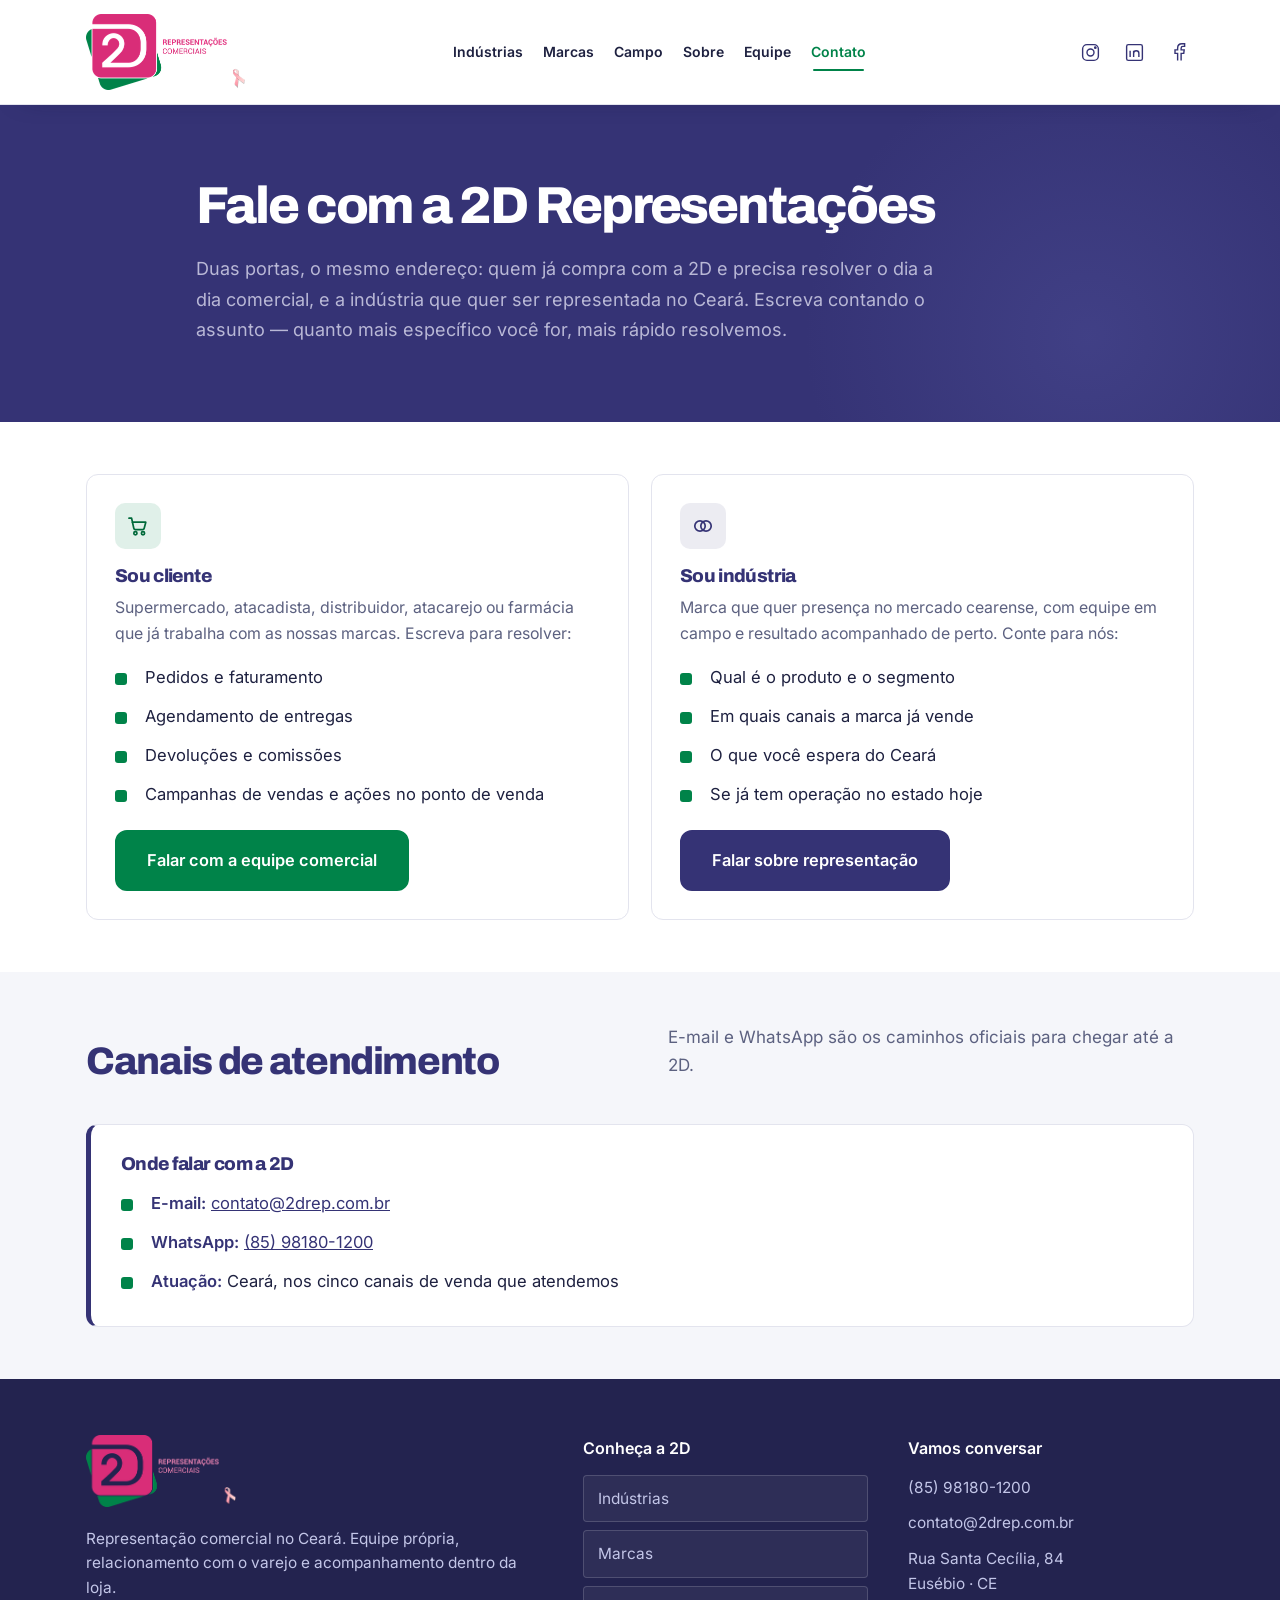
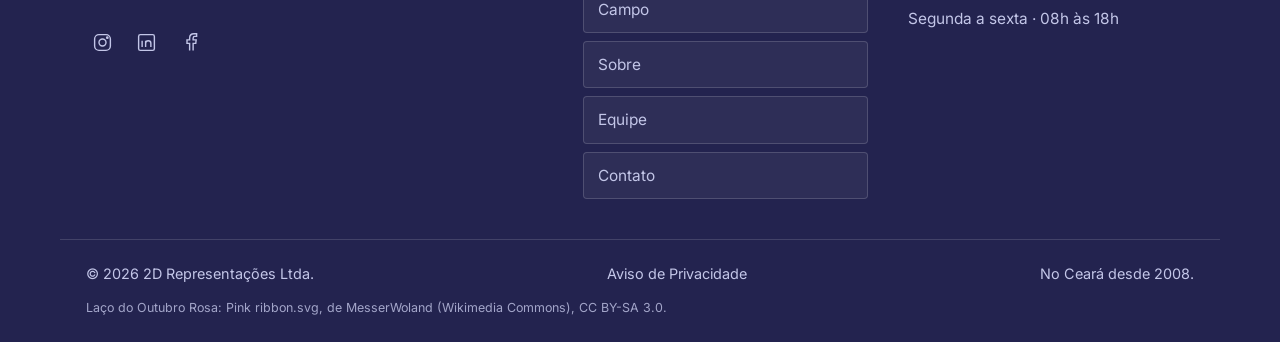
<file: contato.html>
<!DOCTYPE html><html lang="pt-BR"><head><meta charset="utf-8"><meta name="viewport" content="width=device-width, initial-scale=1"><title>Contato | Falar com a 2D Representações no Ceará</title><meta name="description" content="Fale com a 2D Representações: atendimento a clientes do varejo, atacado, distribuidores, atacarejo e farmácias, e a indústrias que querem representação no Ceará."><meta name="theme-color" content="#353375"><!-- Propriedade "https://2drep.com.br/" no Google Search Console, verificada por
         metatag em 27/09/2026. Fica no layout, e nao como arquivo solto na raiz, porque
         o arquivo alguem apaga numa faxina e a propriedade cai junto. NAO REMOVER:
         o Google reconfere de tempos em tempos. O Search Console e o que sustenta a
         indexacao, o envio do sitemap e a remocao de URL — e e pre-requisito da
         verificacao de marca que libera o acesso Basico da API do Google Ads. --><meta name="google-site-verification" content="L3gNY5Cax0-ZKSfytOoUNS5yZfPrORazYYEIP8anbDY"><!-- Verificação de domínio da Meta (Configurações do negócio › Domínios, 27/09/2026): sustenta a verificação da empresa do portfólio 2drepres. --><meta name="facebook-domain-verification" content="d10u3vdebnchkim8b451quhq4npfpv"><link rel="canonical" href="https://2drep.com.br/contato.html"><meta property="og:title" content="Contato | Falar com a 2D Representações no Ceará"><meta property="og:description" content="Fale com a 2D Representações: atendimento a clientes do varejo, atacado, distribuidores, atacarejo e farmácias, e a indústrias que querem representação no Ceará."><meta property="og:type" content="website"><!-- Icone da aba e do resultado de busca. Ate 26/09/2026 isto apontava para
         logo-color.png, que e RETANGULAR (640x349): navegador e buscador espremem
         ou cortam. Agora sao quadrados de verdade, gerados do simbolo em alta
         (marca/logo/png/simbolo-cor.png, 3334px). Os tamanhos sao multiplos de 48
         porque e o que o Google exige para mostrar o icone ao lado do resultado. --><!-- Logos publicas (aba, cabecalho, rodape, JSON-LD) vem de src/lib/tema.ts:
         uma chave so liga e desliga o tema sazonal (Outubro Rosa 2026, ate 01/11). --><link rel="icon" type="image/png" sizes="48x48" href="/assets/logo/outubro-rosa/favicon-48.png"><link rel="icon" type="image/png" sizes="96x96" href="/assets/logo/outubro-rosa/favicon-96.png"><link rel="icon" type="image/png" sizes="192x192" href="/assets/logo/outubro-rosa/favicon-192.png"><link rel="apple-touch-icon" href="/assets/logo/outubro-rosa/apple-touch-icon.png"><!-- A logo do cabecalho e WEBP SEM PERDA de 320x175 (13,6 KB). Era o mesmo
         logo-color.png de 640x349 e 48,6 KB, que a home baixava inteiro para
         exibir 139px de largura (CSS: .logo{height:76px}) — 35 KB gastos em
         pixel que ninguem ve. O PNG continua no disco porque e ele que o
         JSON-LD entrega ao Google como logo da Organization. --><!-- Google tag: AW-18473481970 (Ads) + G-D82GPBVWT2 (GA4), servidos pelo mesmo
         conteiner. O GA4 entra como destino da tag, nao como config aqui: o porque,
         com os numeros, esta no AGENTS.md em `ga4-ratos`. --><script async src="https://www.googletagmanager.com/gtag/js?id=AW-18473481970"></script><script type="module">window.dataLayer=window.dataLayer||[];function e(){dataLayer.push(arguments)}window.gtag=e,e(`js`,new Date),e(`config`,`AW-18473481970`);</script><!-- Meta Pixel 1395801758838823 (conta de anuncios 2drep, portfolio 2drepres).
         Criado em 27/09/2026 pela skill meta-ads-ratos; mede visita (PageView) para
         publico de remarketing e conversao das campanhas da Meta. Aviso em /privacidade.
         O fbevents.js (~150 KB) so e baixado na primeira interacao (rolagem, toque,
         tecla) ou apos 5 s — o que vier antes. Assim o diretor no 4G recebe a pagina
         inteira antes do pixel, e a home continua dentro do teto de 1 MB da spec
         (tests/test-orcamento.mjs mede ate o networkidle). O fbq() enfileira
         chamadas ate o script chegar, entao o PageView nao se perde. --><script type="module">(function(e,t,n,r,i,a,o){if(e.fbq)return;i=e.fbq=function(){i.callMethod?i.callMethod.apply(i,arguments):i.queue.push(arguments)},e._fbq||=i,i.push=i,i.loaded=!0,i.version=`2.0`,i.queue=[];var s=!1;function c(){s||(s=!0,a=t.createElement(n),a.async=!0,a.src=r,o=t.getElementsByTagName(n)[0],o.parentNode.insertBefore(a,o))}[`scroll`,`pointerdown`,`touchstart`,`keydown`].forEach(function(t){e.addEventListener(t,c,{once:!0,passive:!0})}),e.setTimeout(c,5e3)})(window,document,`script`,`https://connect.facebook.net/en_US/fbevents.js`),fbq(`init`,`1395801758838823`),fbq(`track`,`PageView`);</script><noscript><img height="1" width="1" style="display:none" alt="" src="https://www.facebook.com/tr?id=1395801758838823&ev=PageView&noscript=1"></noscript><meta name="astro-view-transitions-enabled" content="true"><meta name="astro-view-transitions-fallback" content="animate"><script type="module" src="/_astro/ClientRouter.astro_astro_type_script_index_0_lang.CYDbzu1r.js"></script><link rel="stylesheet" href="/_astro/Base.eDkZZ_Z4.css"></head><body><a class="skip-link" href="#conteudo">Pular para o conteúdo</a><header class="site-header"><div class="container header-inner"><a class="logo-link" href="/index.html" aria-label="2D Representações — início"><img class="logo" src="/assets/logo/outubro-rosa/logo.webp" alt="2D Representações" width="317" height="152"></a><button class="menu-toggle" aria-controls="navegacao" aria-expanded="false" hidden>Menu <span aria-hidden="true">☰</span></button><nav class="main-nav" id="navegacao" aria-label="Navegação principal"><a href="/industrias.html">Indústrias</a><a href="/marcas.html">Marcas</a><a href="/campo.html">Campo</a><a href="/sobre.html">Sobre</a><a href="/equipe.html">Equipe</a><a href="/contato.html" aria-current="page">Contato</a></nav><div class="header-redes"><div class="redes" aria-label="Redes sociais da 2D"><a href="https://instagram.com/2drepres" aria-label="Instagram" target="_blank" rel="noopener noreferrer"><svg viewBox="0 0 24 24" fill="none" stroke="currentColor" stroke-width="1.6" aria-hidden="true"><rect x="3" y="3" width="18" height="18" rx="5"/><circle cx="12" cy="12" r="4"/><circle cx="17.5" cy="6.5" r=".8"/></svg></a><a href="https://www.linkedin.com/company/2drepres/" aria-label="LinkedIn" target="_blank" rel="noopener noreferrer"><svg viewBox="0 0 24 24" fill="none" stroke="currentColor" stroke-width="1.6" aria-hidden="true"><rect x="3" y="3" width="18" height="18" rx="2"/><path d="M7 10v7m0-10v.1M11 17v-7m0 3c0-4 6-4 6 0v4"/></svg></a><a href="https://www.facebook.com/profile.php?id=61594131366941" aria-label="Facebook" target="_blank" rel="noopener noreferrer"><svg viewBox="0 0 24 24" fill="none" stroke="currentColor" stroke-width="1.6" aria-hidden="true"><path d="M15 21v-8h3l.5-4H15V7c0-1 .5-2 2-2h2V2h-3c-3 0-5 2-5 5v2H8v4h3v8"/></svg></a></div></div></div></header><main id="conteudo" tabindex="-1"><section class="hero">
    <div class="container hero-inner">
      <div>
        <h1>Fale com a 2D Representações</h1>
        <p class="hero-lead">Duas portas, o mesmo endereço: quem já compra com a 2D e precisa resolver o dia a dia comercial, e a indústria que quer ser representada no Ceará. Escreva contando o assunto — quanto mais específico você for, mais rápido resolvemos.</p>
      </div>
    </div>
  </section>

  <section class="section">
    <div class="container">
      <div class="cards cards-2">
        <div class="card rv">
          <span class="icon" aria-hidden="true">
            <svg viewBox="0 0 24 24" fill="none" stroke="currentColor" stroke-width="1.7" stroke-linecap="round" stroke-linejoin="round"><path d="M3 4.2h2.6l2.2 10.1a1.6 1.6 0 0 0 1.55 1.25h7.3a1.6 1.6 0 0 0 1.55-1.25L19.8 8.2H6.2"/><circle cx="9.4" cy="19.2" r="1.6"/><circle cx="17" cy="19.2" r="1.6"/></svg>
          </span>
          <h3>Sou cliente</h3>
          <p>Supermercado, atacadista, distribuidor, atacarejo ou farmácia que já trabalha com as nossas marcas. Escreva para resolver:</p>
          <ul class="list-marks">
            <li>Pedidos e faturamento</li>
            <li>Agendamento de entregas</li>
            <li>Devoluções e comissões</li>
            <li>Campanhas de vendas e ações no ponto de venda</li>
          </ul>
          <a href="mailto:contato@2drep.com.br" class="btn btn-primary">Falar com a equipe comercial</a>
        </div>
        <div class="card rv d1">
          <span class="icon icon-navy" aria-hidden="true">
            <svg viewBox="0 0 24 24" fill="none" stroke="currentColor" stroke-width="1.7" stroke-linecap="round" stroke-linejoin="round"><circle cx="9" cy="12" r="5.2"/><circle cx="15" cy="12" r="5.2"/></svg>
          </span>
          <h3>Sou indústria</h3>
          <p>Marca que quer presença no mercado cearense, com equipe em campo e resultado acompanhado de perto. Conte para nós:</p>
          <ul class="list-marks">
            <li>Qual é o produto e o segmento</li>
            <li>Em quais canais a marca já vende</li>
            <li>O que você espera do Ceará</li>
            <li>Se já tem operação no estado hoje</li>
          </ul>
          <a href="https://wa.me/5585981801200?text=Sou%20da%20ind%C3%BAstria%20___%20e%20quero%20falar%20sobre%20representa%C3%A7%C3%A3o%20no%20Cear%C3%A1." class="btn btn-navy">Falar sobre representação</a>
        </div>
      </div>
    </div>
  </section>

  <section class="section section-paper">
    <div class="container">
      <div class="section-head">
        <h2 class="section-title rv d1">Canais de atendimento</h2>
        <p class="rv d2">E-mail e WhatsApp são os caminhos oficiais para chegar até a 2D.</p>
      </div>
      <div class="panel rv">
        <h3>Onde falar com a 2D</h3>
        <ul class="list-marks">
          <li><strong>E-mail:</strong> <a href="mailto:contato@2drep.com.br">contato@2drep.com.br</a></li>
          <li><strong>WhatsApp:</strong> <a href="https://wa.me/5585981801200">(85) 98180-1200</a></li>
          <li><strong>Atuação:</strong> Ceará, nos cinco canais de venda que atendemos</li>
        </ul>
      </div>
    </div>
  </section></main><footer class="site-footer"><div class="container footer-top"><div class="footer-brand"><a href="/index.html"><img src="/assets/logo/outubro-rosa/logo-rodape.webp" alt="2D Representações" class="logo-footer" width="317" height="152" loading="lazy"></a><p>Representação comercial no Ceará. Equipe própria, relacionamento com o varejo e acompanhamento dentro da loja.</p><div class="redes" aria-label="Redes sociais da 2D"><a href="https://instagram.com/2drepres" aria-label="Instagram" target="_blank" rel="noopener noreferrer"><svg viewBox="0 0 24 24" fill="none" stroke="currentColor" stroke-width="1.6" aria-hidden="true"><rect x="3" y="3" width="18" height="18" rx="5"/><circle cx="12" cy="12" r="4"/><circle cx="17.5" cy="6.5" r=".8"/></svg></a><a href="https://www.linkedin.com/company/2drepres/" aria-label="LinkedIn" target="_blank" rel="noopener noreferrer"><svg viewBox="0 0 24 24" fill="none" stroke="currentColor" stroke-width="1.6" aria-hidden="true"><rect x="3" y="3" width="18" height="18" rx="2"/><path d="M7 10v7m0-10v.1M11 17v-7m0 3c0-4 6-4 6 0v4"/></svg></a><a href="https://www.facebook.com/profile.php?id=61594131366941" aria-label="Facebook" target="_blank" rel="noopener noreferrer"><svg viewBox="0 0 24 24" fill="none" stroke="currentColor" stroke-width="1.6" aria-hidden="true"><path d="M15 21v-8h3l.5-4H15V7c0-1 .5-2 2-2h2V2h-3c-3 0-5 2-5 5v2H8v4h3v8"/></svg></a></div></div><div class="footer-col"><p class="footer-title">Conheça a 2D</p><ul class="footer-list footer-nav"><li><a href="/industrias.html">Indústrias</a></li><li><a href="/marcas.html">Marcas</a></li><li><a href="/campo.html">Campo</a></li><li><a href="/sobre.html">Sobre</a></li><li><a href="/equipe.html">Equipe</a></li><li><a href="/contato.html">Contato</a></li></ul></div><div class="footer-col"><p class="footer-title">Vamos conversar</p><ul class="footer-list"><li><a href="https://wa.me/5585981801200">(85) 98180-1200</a></li><li><a href="mailto:contato@2drep.com.br">contato@2drep.com.br</a></li><li>Rua Santa Cecília, 84<br>Eusébio · CE</li><li>Segunda a sexta · 08h às 18h</li></ul></div></div><div class="container footer-bottom"><p>© 2026 2D Representações Ltda.</p><p><a href="/privacidade.html">Aviso de Privacidade</a></p><p>No Ceará desde 2008.</p></div><p class="container footer-credito">Laço do Outubro Rosa: <a href="https://commons.wikimedia.org/wiki/File:Pink_ribbon.svg" target="_blank" rel="noopener noreferrer">Pink ribbon.svg</a>, de MesserWoland (Wikimedia Commons), <a href="https://creativecommons.org/licenses/by-sa/3.0/" target="_blank" rel="noopener noreferrer">CC BY-SA 3.0</a>.</p></footer><dialog id="foto-ampliada" class="foto-dialog" aria-label="Foto de campo ampliada"><form method="dialog"><button>Fechar ×</button></form><figure><img alt=""><figcaption></figcaption></figure></dialog><script type="module">var e;function t(){e?.abort(),e=new AbortController;let{signal:t}=e,n=document.querySelector(`.menu-toggle`),r=document.querySelector(`#navegacao`);if(n&&r){n.hidden=!1,document.documentElement.classList.add(`menu-pronto`);let e=()=>{n.setAttribute(`aria-expanded`,`false`),r.classList.remove(`aberto`)};n.addEventListener(`click`,()=>{let e=n.getAttribute(`aria-expanded`)!==`true`;n.setAttribute(`aria-expanded`,String(e)),r.classList.toggle(`aberto`,e)},{signal:t}),document.addEventListener(`keydown`,t=>{t.key===`Escape`&&(e(),n.focus())},{signal:t}),r.addEventListener(`click`,e,{signal:t})}let i=document.querySelector(`[data-filtros]`);if(i){i.hidden=!1;let e=i.querySelector(`[name=praca]`),n=i.querySelector(`[name=marca]`),r=i.querySelector(`[role=status]`),a=[...document.querySelectorAll(`[data-peca]`)],o=(t=!0)=>{let i=0;for(let t of a){let r=JSON.parse(t.dataset.marcas||`[]`);t.hidden=!!(e.value&&t.dataset.praca!==e.value||n.value&&!r.includes(n.value)),t.hidden||i++}document.querySelectorAll(`[data-mes]`).forEach(e=>{e.hidden=!e.querySelector(`[data-peca]:not([hidden])`)});let o=document.querySelector(`.sem-resultado`);if(o&&(o.hidden=i>0),r.textContent=`${i} ${i===1?`registro`:`registros`}`,t){let t=new URL(location.href);for(let r of[e,n])r.value?t.searchParams.set(r.name,r.value):t.searchParams.delete(r.name);t.href!==location.href&&history.pushState({},``,t)}},s=()=>{let t=new URLSearchParams(location.search);for(let r of[e,n]){let e=t.get(r.name)||``;r.value=[...r.options].some(t=>t.value===e)?e:``}o(!1)};i.addEventListener(`change`,()=>o(),{signal:t}),i.addEventListener(`submit`,e=>{e.preventDefault(),o()},{signal:t}),i.addEventListener(`reset`,()=>{e.value=``,n.value=``,o()},{signal:t}),window.addEventListener(`popstate`,s,{signal:t}),s()}document.querySelectorAll(`[data-foto]`).forEach(e=>{e.addEventListener(`click`,t=>{if(t.ctrlKey||t.metaKey||t.shiftKey||t.altKey)return;let n=document.querySelector(`#foto-ampliada`),r=e.querySelector(`img`);if(!n||!r)return;t.preventDefault();let i=n.querySelector(`img`);i.src=r.currentSrc||r.src,i.alt=r.alt,n.querySelector(`figcaption`).textContent=r.alt,n.showModal()},{signal:t})});let a=document.querySelector(`#foto-ampliada`);a?.addEventListener(`click`,e=>{e.target===a&&a.close()},{signal:t}),document.addEventListener(`click`,e=>{let t=e.target instanceof Element?e.target.closest(`a[href]`):null;if(!t)return;let n=t.getAttribute(`href`)||``,r=n.startsWith(`mailto:`)?`email`:n.startsWith(`tel:`)?`telefone`:/^https?:\/\/(wa\.me|api\.whatsapp\.com)\//.test(n)?`whatsapp`:``;if(!r)return;let i=`sem texto`;if(r===`whatsapp`)try{i=new URL(n,location.href).searchParams.get(`text`)?.slice(0,60)||`sem texto`}catch{}let a={metodo:r,pagina:location.pathname,marcador:i},o=window;o.gtag?o.gtag(`event`,`generate_lead`,a):(o.dataLayer=o.dataLayer||[]).push([`event`,`generate_lead`,a]),o.fbq?.(`trackCustom`,`Contato`,a)},{signal:t,capture:!0});let o=document.querySelector(`#hero-video`);if(o&&!matchMedia(`(prefers-reduced-motion: reduce)`).matches){let e=()=>o.play().then(()=>!0).catch(()=>!1),n=async()=>{if(o.preload=`auto`,await e())return;let n=async()=>{await e()&&i()},r=[`pointerdown`,`touchstart`,`scroll`,`keydown`],i=()=>r.forEach(e=>window.removeEventListener(e,n));r.forEach(e=>window.addEventListener(e,n,{passive:!0,signal:t}))};document.readyState===`complete`?n():window.addEventListener(`load`,n,{once:!0,signal:t})}}document.addEventListener(`astro:page-load`,t),document.addEventListener(`astro:before-swap`,()=>e?.abort());</script></body></html>
</file>
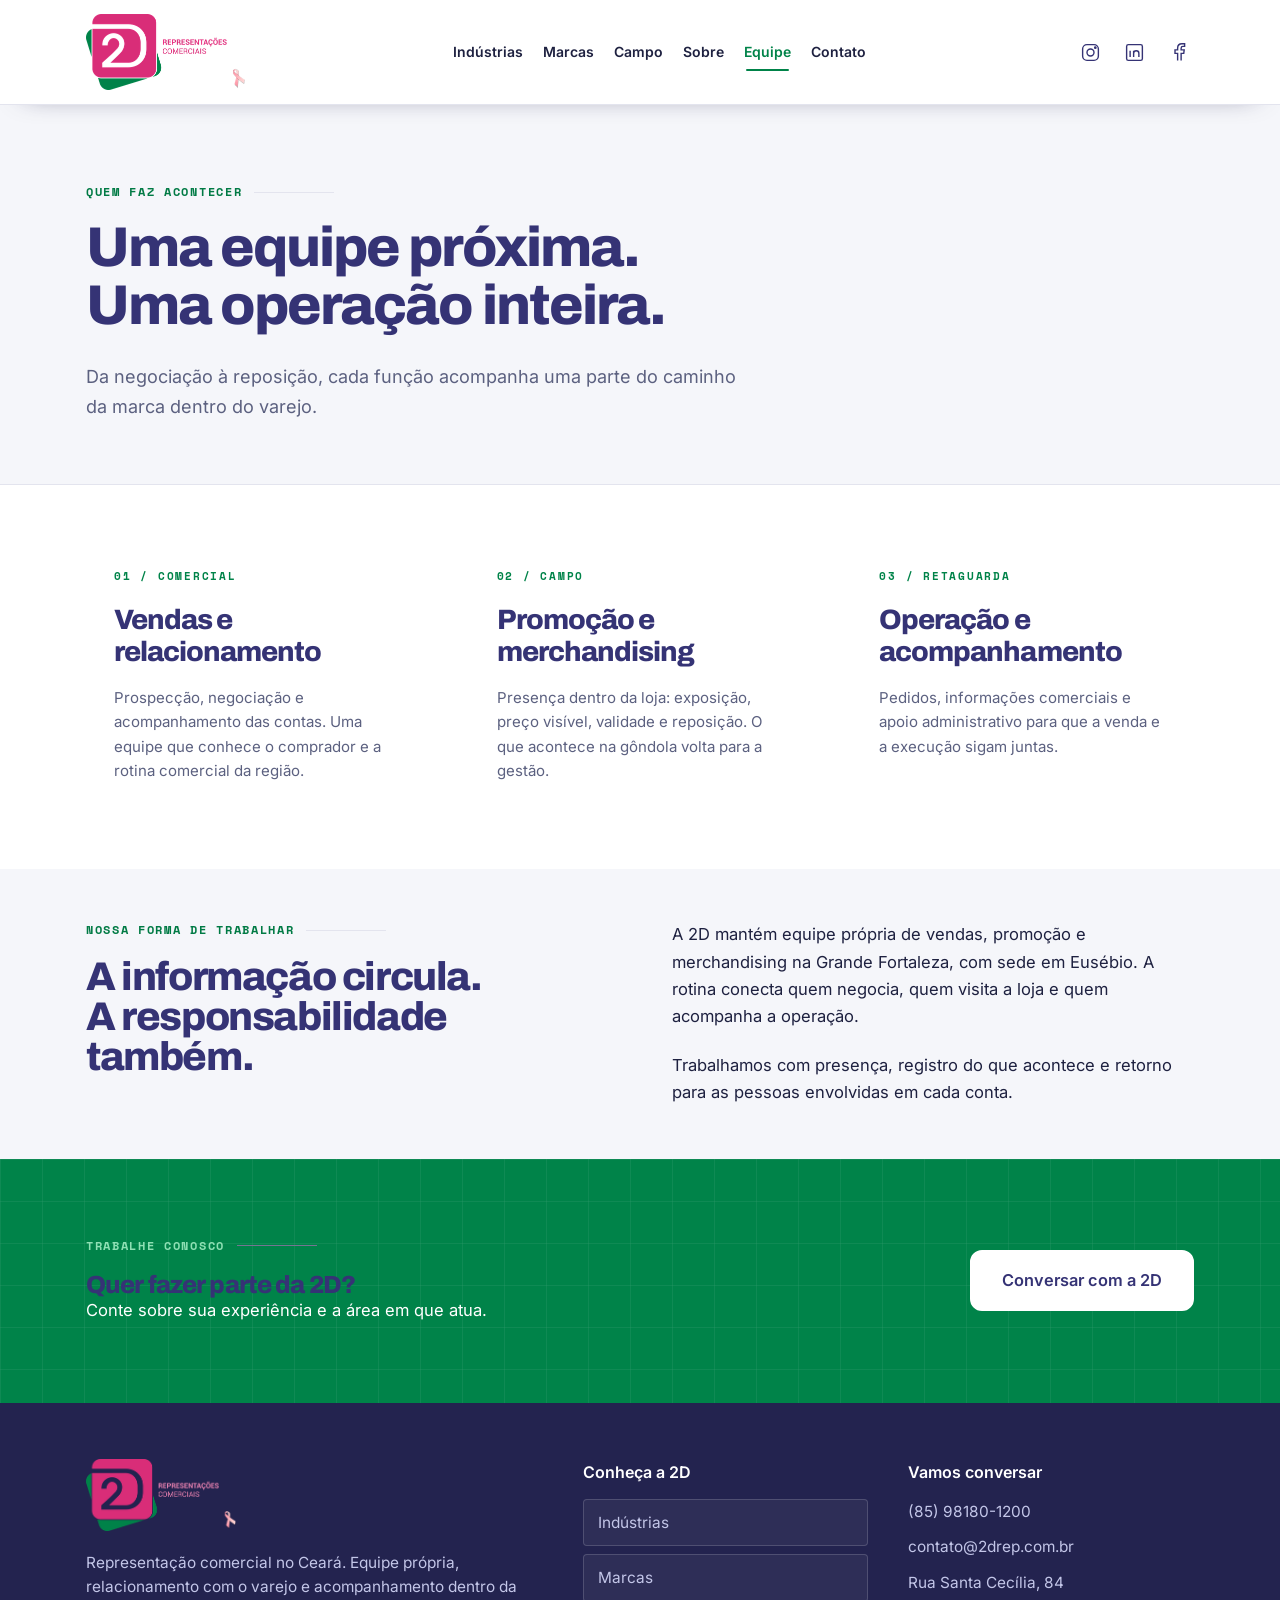
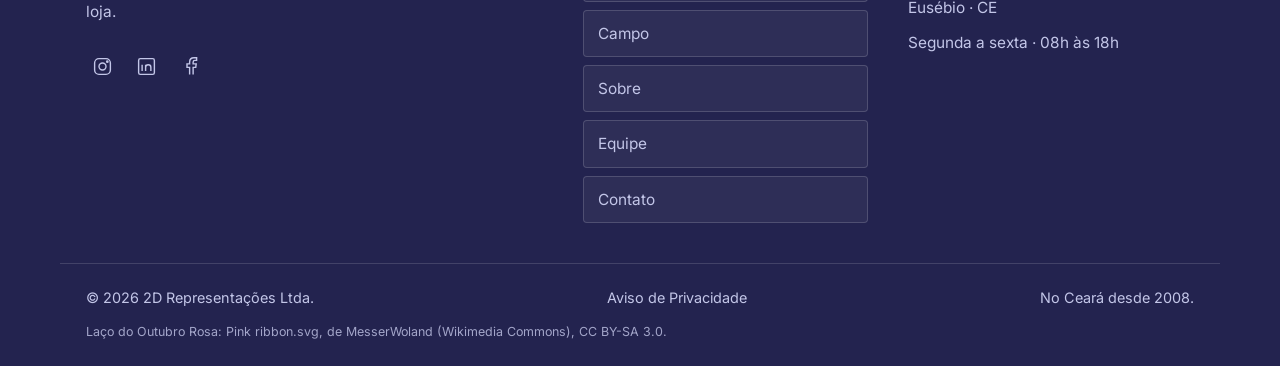
<file: equipe.html>
<!DOCTYPE html><html lang="pt-BR"><head><meta charset="utf-8"><meta name="viewport" content="width=device-width, initial-scale=1"><title>Equipe | Vendas, promoção e retaguarda | 2D Representações</title><meta name="description" content="Vendas, promoção, merchandising e retaguarda: conheça as funções que sustentam a operação da 2D no Ceará."><meta name="theme-color" content="#353375"><!-- Propriedade "https://2drep.com.br/" no Google Search Console, verificada por
         metatag em 27/09/2026. Fica no layout, e nao como arquivo solto na raiz, porque
         o arquivo alguem apaga numa faxina e a propriedade cai junto. NAO REMOVER:
         o Google reconfere de tempos em tempos. O Search Console e o que sustenta a
         indexacao, o envio do sitemap e a remocao de URL — e e pre-requisito da
         verificacao de marca que libera o acesso Basico da API do Google Ads. --><meta name="google-site-verification" content="L3gNY5Cax0-ZKSfytOoUNS5yZfPrORazYYEIP8anbDY"><!-- Verificação de domínio da Meta (Configurações do negócio › Domínios, 27/09/2026): sustenta a verificação da empresa do portfólio 2drepres. --><meta name="facebook-domain-verification" content="d10u3vdebnchkim8b451quhq4npfpv"><link rel="canonical" href="https://2drep.com.br/equipe.html"><meta property="og:title" content="Equipe | Vendas, promoção e retaguarda | 2D Representações"><meta property="og:description" content="Vendas, promoção, merchandising e retaguarda: conheça as funções que sustentam a operação da 2D no Ceará."><meta property="og:type" content="website"><!-- Icone da aba e do resultado de busca. Ate 26/09/2026 isto apontava para
         logo-color.png, que e RETANGULAR (640x349): navegador e buscador espremem
         ou cortam. Agora sao quadrados de verdade, gerados do simbolo em alta
         (marca/logo/png/simbolo-cor.png, 3334px). Os tamanhos sao multiplos de 48
         porque e o que o Google exige para mostrar o icone ao lado do resultado. --><!-- Logos publicas (aba, cabecalho, rodape, JSON-LD) vem de src/lib/tema.ts:
         uma chave so liga e desliga o tema sazonal (Outubro Rosa 2026, ate 01/11). --><link rel="icon" type="image/png" sizes="48x48" href="/assets/logo/outubro-rosa/favicon-48.png"><link rel="icon" type="image/png" sizes="96x96" href="/assets/logo/outubro-rosa/favicon-96.png"><link rel="icon" type="image/png" sizes="192x192" href="/assets/logo/outubro-rosa/favicon-192.png"><link rel="apple-touch-icon" href="/assets/logo/outubro-rosa/apple-touch-icon.png"><!-- A logo do cabecalho e WEBP SEM PERDA de 320x175 (13,6 KB). Era o mesmo
         logo-color.png de 640x349 e 48,6 KB, que a home baixava inteiro para
         exibir 139px de largura (CSS: .logo{height:76px}) — 35 KB gastos em
         pixel que ninguem ve. O PNG continua no disco porque e ele que o
         JSON-LD entrega ao Google como logo da Organization. --><!-- Google tag: AW-18473481970 (Ads) + G-D82GPBVWT2 (GA4), servidos pelo mesmo
         conteiner. O GA4 entra como destino da tag, nao como config aqui: o porque,
         com os numeros, esta no AGENTS.md em `ga4-ratos`. --><script async src="https://www.googletagmanager.com/gtag/js?id=AW-18473481970"></script><script type="module">window.dataLayer=window.dataLayer||[];function e(){dataLayer.push(arguments)}window.gtag=e,e(`js`,new Date),e(`config`,`AW-18473481970`);</script><!-- Meta Pixel 1395801758838823 (conta de anuncios 2drep, portfolio 2drepres).
         Criado em 27/09/2026 pela skill meta-ads-ratos; mede visita (PageView) para
         publico de remarketing e conversao das campanhas da Meta. Aviso em /privacidade.
         O fbevents.js (~150 KB) so e baixado na primeira interacao (rolagem, toque,
         tecla) ou apos 5 s — o que vier antes. Assim o diretor no 4G recebe a pagina
         inteira antes do pixel, e a home continua dentro do teto de 1 MB da spec
         (tests/test-orcamento.mjs mede ate o networkidle). O fbq() enfileira
         chamadas ate o script chegar, entao o PageView nao se perde. --><script type="module">(function(e,t,n,r,i,a,o){if(e.fbq)return;i=e.fbq=function(){i.callMethod?i.callMethod.apply(i,arguments):i.queue.push(arguments)},e._fbq||=i,i.push=i,i.loaded=!0,i.version=`2.0`,i.queue=[];var s=!1;function c(){s||(s=!0,a=t.createElement(n),a.async=!0,a.src=r,o=t.getElementsByTagName(n)[0],o.parentNode.insertBefore(a,o))}[`scroll`,`pointerdown`,`touchstart`,`keydown`].forEach(function(t){e.addEventListener(t,c,{once:!0,passive:!0})}),e.setTimeout(c,5e3)})(window,document,`script`,`https://connect.facebook.net/en_US/fbevents.js`),fbq(`init`,`1395801758838823`),fbq(`track`,`PageView`);</script><noscript><img height="1" width="1" style="display:none" alt="" src="https://www.facebook.com/tr?id=1395801758838823&ev=PageView&noscript=1"></noscript><meta name="astro-view-transitions-enabled" content="true"><meta name="astro-view-transitions-fallback" content="animate"><script type="module" src="/_astro/ClientRouter.astro_astro_type_script_index_0_lang.CYDbzu1r.js"></script><link rel="stylesheet" href="/_astro/Base.eDkZZ_Z4.css"></head><body><a class="skip-link" href="#conteudo">Pular para o conteúdo</a><header class="site-header"><div class="container header-inner"><a class="logo-link" href="/index.html" aria-label="2D Representações — início"><img class="logo" src="/assets/logo/outubro-rosa/logo.webp" alt="2D Representações" width="317" height="152"></a><button class="menu-toggle" aria-controls="navegacao" aria-expanded="false" hidden>Menu <span aria-hidden="true">☰</span></button><nav class="main-nav" id="navegacao" aria-label="Navegação principal"><a href="/industrias.html">Indústrias</a><a href="/marcas.html">Marcas</a><a href="/campo.html">Campo</a><a href="/sobre.html">Sobre</a><a href="/equipe.html" aria-current="page">Equipe</a><a href="/contato.html">Contato</a></nav><div class="header-redes"><div class="redes" aria-label="Redes sociais da 2D"><a href="https://instagram.com/2drepres" aria-label="Instagram" target="_blank" rel="noopener noreferrer"><svg viewBox="0 0 24 24" fill="none" stroke="currentColor" stroke-width="1.6" aria-hidden="true"><rect x="3" y="3" width="18" height="18" rx="5"/><circle cx="12" cy="12" r="4"/><circle cx="17.5" cy="6.5" r=".8"/></svg></a><a href="https://www.linkedin.com/company/2drepres/" aria-label="LinkedIn" target="_blank" rel="noopener noreferrer"><svg viewBox="0 0 24 24" fill="none" stroke="currentColor" stroke-width="1.6" aria-hidden="true"><rect x="3" y="3" width="18" height="18" rx="2"/><path d="M7 10v7m0-10v.1M11 17v-7m0 3c0-4 6-4 6 0v4"/></svg></a><a href="https://www.facebook.com/profile.php?id=61594131366941" aria-label="Facebook" target="_blank" rel="noopener noreferrer"><svg viewBox="0 0 24 24" fill="none" stroke="currentColor" stroke-width="1.6" aria-hidden="true"><path d="M15 21v-8h3l.5-4H15V7c0-1 .5-2 2-2h2V2h-3c-3 0-5 2-5 5v2H8v4h3v8"/></svg></a></div></div></div></header><main id="conteudo" tabindex="-1"><section class="page-intro"><div class="container"><p class="mono">Quem faz acontecer</p><h1>Uma equipe próxima.<br>Uma operação inteira.</h1><p>Da negociação à reposição, cada função acompanha uma parte do caminho da marca dentro do varejo.</p></div></section><section class="sec"><div class="container"><div class="cards-num"><article class="card-num"><span class="n">01 / COMERCIAL</span><h2>Vendas e relacionamento</h2><p>Prospecção, negociação e acompanhamento das contas. Uma equipe que conhece o comprador e a rotina comercial da região.</p></article><article class="card-num"><span class="n">02 / CAMPO</span><h2>Promoção e merchandising</h2><p>Presença dentro da loja: exposição, preço visível, validade e reposição. O que acontece na gôndola volta para a gestão.</p></article><article class="card-num"><span class="n">03 / RETAGUARDA</span><h2>Operação e acompanhamento</h2><p>Pedidos, informações comerciais e apoio administrativo para que a venda e a execução sigam juntas.</p></article></div></div></section><section class="sec sec-paper"><div class="container equipe-rotina"><div><p class="mono">Nossa forma de trabalhar</p><h2>A informação circula.<br>A responsabilidade também.</h2></div><div><p>A 2D mantém equipe própria de vendas, promoção e merchandising na Grande Fortaleza, com sede em Eusébio. A rotina conecta quem negocia, quem visita a loja e quem acompanha a operação.</p><p>Trabalhamos com presença, registro do que acontece e retorno para as pessoas envolvidas em cada conta.</p></div></div></section><section class="cta"><div class="container cta-inner"><div><p class="mono on-dark">Trabalhe conosco</p><h2>Quer fazer parte da 2D?</h2><p>Conte sobre sua experiência e a área em que atua.</p></div><a class="btn btn-light" href="https://wa.me/5585981801200?text=Ol%C3%A1!%20Quero%20conversar%20sobre%20oportunidades%20na%20equipe%20da%202D.">Conversar com a 2D</a></div></section></main><footer class="site-footer"><div class="container footer-top"><div class="footer-brand"><a href="/index.html"><img src="/assets/logo/outubro-rosa/logo-rodape.webp" alt="2D Representações" class="logo-footer" width="317" height="152" loading="lazy"></a><p>Representação comercial no Ceará. Equipe própria, relacionamento com o varejo e acompanhamento dentro da loja.</p><div class="redes" aria-label="Redes sociais da 2D"><a href="https://instagram.com/2drepres" aria-label="Instagram" target="_blank" rel="noopener noreferrer"><svg viewBox="0 0 24 24" fill="none" stroke="currentColor" stroke-width="1.6" aria-hidden="true"><rect x="3" y="3" width="18" height="18" rx="5"/><circle cx="12" cy="12" r="4"/><circle cx="17.5" cy="6.5" r=".8"/></svg></a><a href="https://www.linkedin.com/company/2drepres/" aria-label="LinkedIn" target="_blank" rel="noopener noreferrer"><svg viewBox="0 0 24 24" fill="none" stroke="currentColor" stroke-width="1.6" aria-hidden="true"><rect x="3" y="3" width="18" height="18" rx="2"/><path d="M7 10v7m0-10v.1M11 17v-7m0 3c0-4 6-4 6 0v4"/></svg></a><a href="https://www.facebook.com/profile.php?id=61594131366941" aria-label="Facebook" target="_blank" rel="noopener noreferrer"><svg viewBox="0 0 24 24" fill="none" stroke="currentColor" stroke-width="1.6" aria-hidden="true"><path d="M15 21v-8h3l.5-4H15V7c0-1 .5-2 2-2h2V2h-3c-3 0-5 2-5 5v2H8v4h3v8"/></svg></a></div></div><div class="footer-col"><p class="footer-title">Conheça a 2D</p><ul class="footer-list footer-nav"><li><a href="/industrias.html">Indústrias</a></li><li><a href="/marcas.html">Marcas</a></li><li><a href="/campo.html">Campo</a></li><li><a href="/sobre.html">Sobre</a></li><li><a href="/equipe.html">Equipe</a></li><li><a href="/contato.html">Contato</a></li></ul></div><div class="footer-col"><p class="footer-title">Vamos conversar</p><ul class="footer-list"><li><a href="https://wa.me/5585981801200">(85) 98180-1200</a></li><li><a href="mailto:contato@2drep.com.br">contato@2drep.com.br</a></li><li>Rua Santa Cecília, 84<br>Eusébio · CE</li><li>Segunda a sexta · 08h às 18h</li></ul></div></div><div class="container footer-bottom"><p>© 2026 2D Representações Ltda.</p><p><a href="/privacidade.html">Aviso de Privacidade</a></p><p>No Ceará desde 2008.</p></div><p class="container footer-credito">Laço do Outubro Rosa: <a href="https://commons.wikimedia.org/wiki/File:Pink_ribbon.svg" target="_blank" rel="noopener noreferrer">Pink ribbon.svg</a>, de MesserWoland (Wikimedia Commons), <a href="https://creativecommons.org/licenses/by-sa/3.0/" target="_blank" rel="noopener noreferrer">CC BY-SA 3.0</a>.</p></footer><dialog id="foto-ampliada" class="foto-dialog" aria-label="Foto de campo ampliada"><form method="dialog"><button>Fechar ×</button></form><figure><img alt=""><figcaption></figcaption></figure></dialog><script type="module">var e;function t(){e?.abort(),e=new AbortController;let{signal:t}=e,n=document.querySelector(`.menu-toggle`),r=document.querySelector(`#navegacao`);if(n&&r){n.hidden=!1,document.documentElement.classList.add(`menu-pronto`);let e=()=>{n.setAttribute(`aria-expanded`,`false`),r.classList.remove(`aberto`)};n.addEventListener(`click`,()=>{let e=n.getAttribute(`aria-expanded`)!==`true`;n.setAttribute(`aria-expanded`,String(e)),r.classList.toggle(`aberto`,e)},{signal:t}),document.addEventListener(`keydown`,t=>{t.key===`Escape`&&(e(),n.focus())},{signal:t}),r.addEventListener(`click`,e,{signal:t})}let i=document.querySelector(`[data-filtros]`);if(i){i.hidden=!1;let e=i.querySelector(`[name=praca]`),n=i.querySelector(`[name=marca]`),r=i.querySelector(`[role=status]`),a=[...document.querySelectorAll(`[data-peca]`)],o=(t=!0)=>{let i=0;for(let t of a){let r=JSON.parse(t.dataset.marcas||`[]`);t.hidden=!!(e.value&&t.dataset.praca!==e.value||n.value&&!r.includes(n.value)),t.hidden||i++}document.querySelectorAll(`[data-mes]`).forEach(e=>{e.hidden=!e.querySelector(`[data-peca]:not([hidden])`)});let o=document.querySelector(`.sem-resultado`);if(o&&(o.hidden=i>0),r.textContent=`${i} ${i===1?`registro`:`registros`}`,t){let t=new URL(location.href);for(let r of[e,n])r.value?t.searchParams.set(r.name,r.value):t.searchParams.delete(r.name);t.href!==location.href&&history.pushState({},``,t)}},s=()=>{let t=new URLSearchParams(location.search);for(let r of[e,n]){let e=t.get(r.name)||``;r.value=[...r.options].some(t=>t.value===e)?e:``}o(!1)};i.addEventListener(`change`,()=>o(),{signal:t}),i.addEventListener(`submit`,e=>{e.preventDefault(),o()},{signal:t}),i.addEventListener(`reset`,()=>{e.value=``,n.value=``,o()},{signal:t}),window.addEventListener(`popstate`,s,{signal:t}),s()}document.querySelectorAll(`[data-foto]`).forEach(e=>{e.addEventListener(`click`,t=>{if(t.ctrlKey||t.metaKey||t.shiftKey||t.altKey)return;let n=document.querySelector(`#foto-ampliada`),r=e.querySelector(`img`);if(!n||!r)return;t.preventDefault();let i=n.querySelector(`img`);i.src=r.currentSrc||r.src,i.alt=r.alt,n.querySelector(`figcaption`).textContent=r.alt,n.showModal()},{signal:t})});let a=document.querySelector(`#foto-ampliada`);a?.addEventListener(`click`,e=>{e.target===a&&a.close()},{signal:t}),document.addEventListener(`click`,e=>{let t=e.target instanceof Element?e.target.closest(`a[href]`):null;if(!t)return;let n=t.getAttribute(`href`)||``,r=n.startsWith(`mailto:`)?`email`:n.startsWith(`tel:`)?`telefone`:/^https?:\/\/(wa\.me|api\.whatsapp\.com)\//.test(n)?`whatsapp`:``;if(!r)return;let i=`sem texto`;if(r===`whatsapp`)try{i=new URL(n,location.href).searchParams.get(`text`)?.slice(0,60)||`sem texto`}catch{}let a={metodo:r,pagina:location.pathname,marcador:i},o=window;o.gtag?o.gtag(`event`,`generate_lead`,a):(o.dataLayer=o.dataLayer||[]).push([`event`,`generate_lead`,a]),o.fbq?.(`trackCustom`,`Contato`,a)},{signal:t,capture:!0});let o=document.querySelector(`#hero-video`);if(o&&!matchMedia(`(prefers-reduced-motion: reduce)`).matches){let e=()=>o.play().then(()=>!0).catch(()=>!1),n=async()=>{if(o.preload=`auto`,await e())return;let n=async()=>{await e()&&i()},r=[`pointerdown`,`touchstart`,`scroll`,`keydown`],i=()=>r.forEach(e=>window.removeEventListener(e,n));r.forEach(e=>window.addEventListener(e,n,{passive:!0,signal:t}))};document.readyState===`complete`?n():window.addEventListener(`load`,n,{once:!0,signal:t})}}document.addEventListener(`astro:page-load`,t),document.addEventListener(`astro:before-swap`,()=>e?.abort());</script></body></html>
</file>
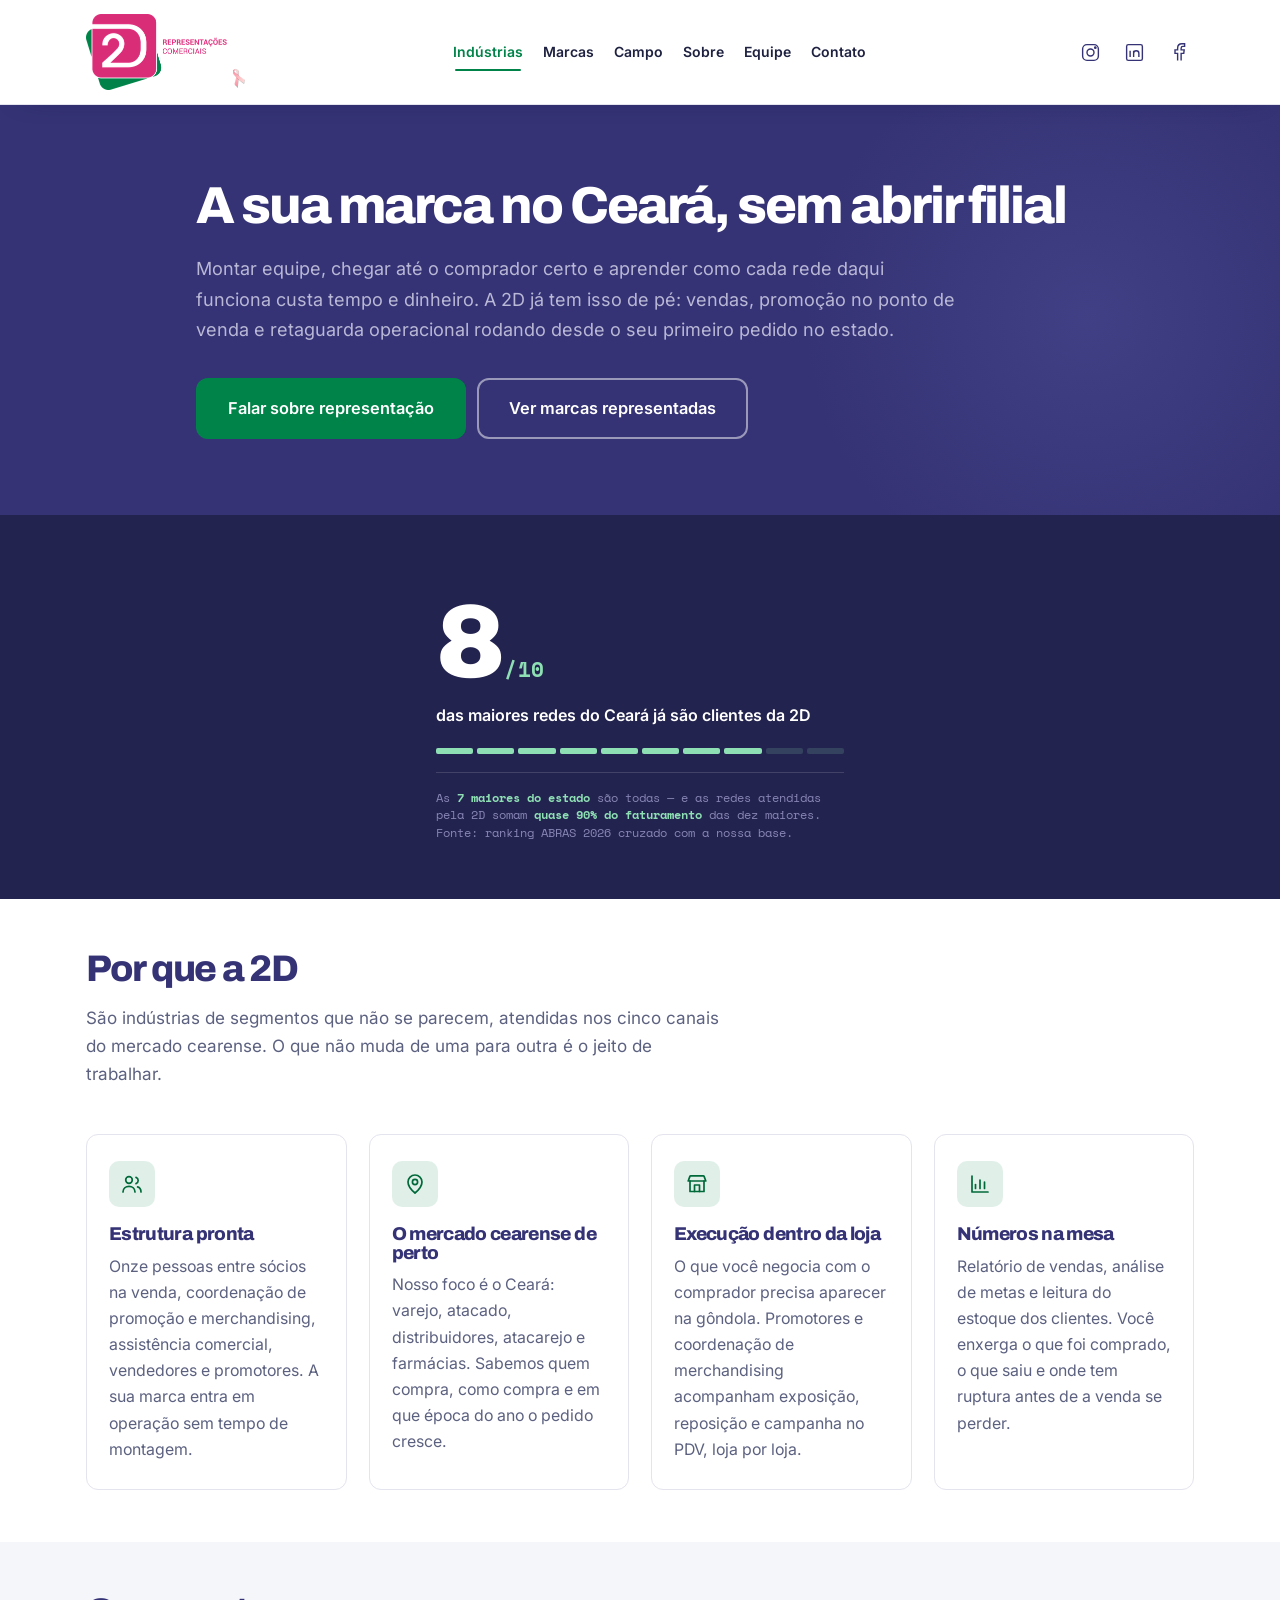
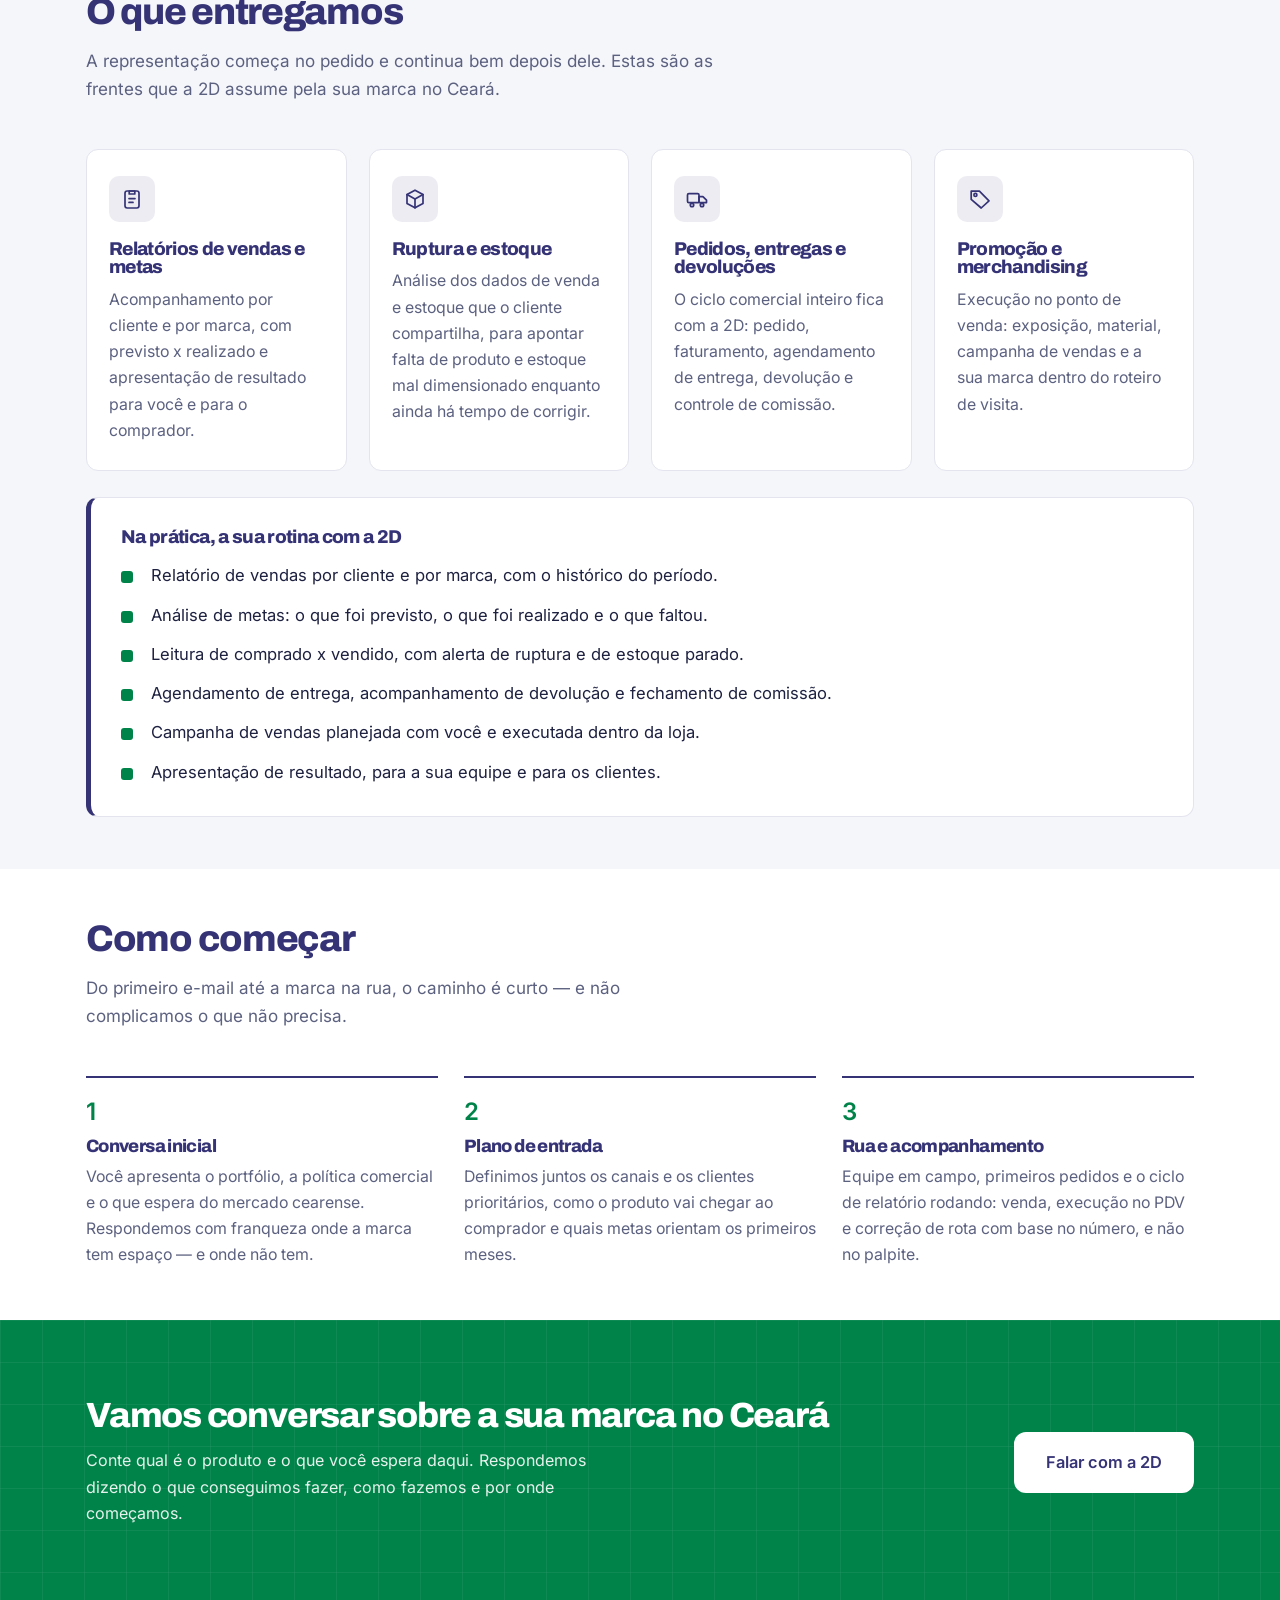
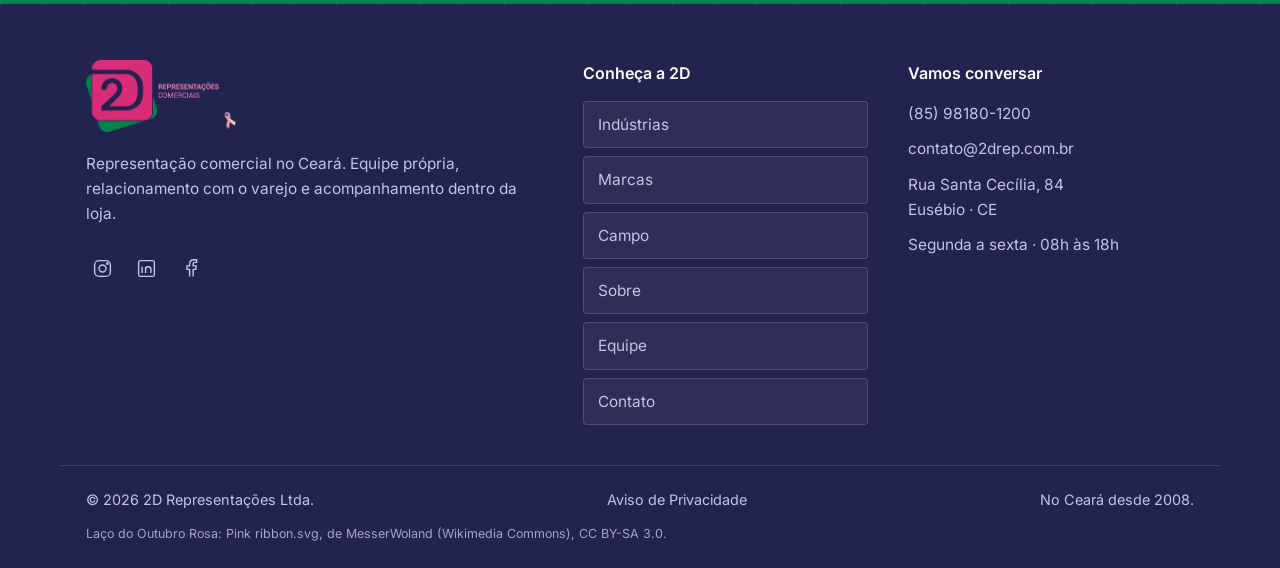
<file: industrias.html>
<!DOCTYPE html><html lang="pt-BR"><head><meta charset="utf-8"><meta name="viewport" content="width=device-width, initial-scale=1"><title>Indústrias: representante comercial no Ceará | 2D Representações</title><meta name="description" content="Representação comercial no Ceará para indústrias: equipe própria em campo, execução no ponto de venda, relatórios de vendas e controle de ruptura e estoque."><meta name="theme-color" content="#353375"><!-- Propriedade "https://2drep.com.br/" no Google Search Console, verificada por
         metatag em 27/09/2026. Fica no layout, e nao como arquivo solto na raiz, porque
         o arquivo alguem apaga numa faxina e a propriedade cai junto. NAO REMOVER:
         o Google reconfere de tempos em tempos. O Search Console e o que sustenta a
         indexacao, o envio do sitemap e a remocao de URL — e e pre-requisito da
         verificacao de marca que libera o acesso Basico da API do Google Ads. --><meta name="google-site-verification" content="L3gNY5Cax0-ZKSfytOoUNS5yZfPrORazYYEIP8anbDY"><!-- Verificação de domínio da Meta (Configurações do negócio › Domínios, 27/09/2026): sustenta a verificação da empresa do portfólio 2drepres. --><meta name="facebook-domain-verification" content="d10u3vdebnchkim8b451quhq4npfpv"><link rel="canonical" href="https://2drep.com.br/industrias.html"><meta property="og:title" content="Indústrias: representante comercial no Ceará | 2D Representações"><meta property="og:description" content="Representação comercial no Ceará para indústrias: equipe própria em campo, execução no ponto de venda, relatórios de vendas e controle de ruptura e estoque."><meta property="og:type" content="website"><!-- Icone da aba e do resultado de busca. Ate 26/09/2026 isto apontava para
         logo-color.png, que e RETANGULAR (640x349): navegador e buscador espremem
         ou cortam. Agora sao quadrados de verdade, gerados do simbolo em alta
         (marca/logo/png/simbolo-cor.png, 3334px). Os tamanhos sao multiplos de 48
         porque e o que o Google exige para mostrar o icone ao lado do resultado. --><!-- Logos publicas (aba, cabecalho, rodape, JSON-LD) vem de src/lib/tema.ts:
         uma chave so liga e desliga o tema sazonal (Outubro Rosa 2026, ate 01/11). --><link rel="icon" type="image/png" sizes="48x48" href="/assets/logo/outubro-rosa/favicon-48.png"><link rel="icon" type="image/png" sizes="96x96" href="/assets/logo/outubro-rosa/favicon-96.png"><link rel="icon" type="image/png" sizes="192x192" href="/assets/logo/outubro-rosa/favicon-192.png"><link rel="apple-touch-icon" href="/assets/logo/outubro-rosa/apple-touch-icon.png"><!-- A logo do cabecalho e WEBP SEM PERDA de 320x175 (13,6 KB). Era o mesmo
         logo-color.png de 640x349 e 48,6 KB, que a home baixava inteiro para
         exibir 139px de largura (CSS: .logo{height:76px}) — 35 KB gastos em
         pixel que ninguem ve. O PNG continua no disco porque e ele que o
         JSON-LD entrega ao Google como logo da Organization. --><!-- Google tag: AW-18473481970 (Ads) + G-D82GPBVWT2 (GA4), servidos pelo mesmo
         conteiner. O GA4 entra como destino da tag, nao como config aqui: o porque,
         com os numeros, esta no AGENTS.md em `ga4-ratos`. --><script async src="https://www.googletagmanager.com/gtag/js?id=AW-18473481970"></script><script type="module">window.dataLayer=window.dataLayer||[];function e(){dataLayer.push(arguments)}window.gtag=e,e(`js`,new Date),e(`config`,`AW-18473481970`);</script><!-- Meta Pixel 1395801758838823 (conta de anuncios 2drep, portfolio 2drepres).
         Criado em 27/09/2026 pela skill meta-ads-ratos; mede visita (PageView) para
         publico de remarketing e conversao das campanhas da Meta. Aviso em /privacidade.
         O fbevents.js (~150 KB) so e baixado na primeira interacao (rolagem, toque,
         tecla) ou apos 5 s — o que vier antes. Assim o diretor no 4G recebe a pagina
         inteira antes do pixel, e a home continua dentro do teto de 1 MB da spec
         (tests/test-orcamento.mjs mede ate o networkidle). O fbq() enfileira
         chamadas ate o script chegar, entao o PageView nao se perde. --><script type="module">(function(e,t,n,r,i,a,o){if(e.fbq)return;i=e.fbq=function(){i.callMethod?i.callMethod.apply(i,arguments):i.queue.push(arguments)},e._fbq||=i,i.push=i,i.loaded=!0,i.version=`2.0`,i.queue=[];var s=!1;function c(){s||(s=!0,a=t.createElement(n),a.async=!0,a.src=r,o=t.getElementsByTagName(n)[0],o.parentNode.insertBefore(a,o))}[`scroll`,`pointerdown`,`touchstart`,`keydown`].forEach(function(t){e.addEventListener(t,c,{once:!0,passive:!0})}),e.setTimeout(c,5e3)})(window,document,`script`,`https://connect.facebook.net/en_US/fbevents.js`),fbq(`init`,`1395801758838823`),fbq(`track`,`PageView`);</script><noscript><img height="1" width="1" style="display:none" alt="" src="https://www.facebook.com/tr?id=1395801758838823&ev=PageView&noscript=1"></noscript><meta name="astro-view-transitions-enabled" content="true"><meta name="astro-view-transitions-fallback" content="animate"><script type="module" src="/_astro/ClientRouter.astro_astro_type_script_index_0_lang.CYDbzu1r.js"></script><link rel="stylesheet" href="/_astro/Base.eDkZZ_Z4.css"></head><body><a class="skip-link" href="#conteudo">Pular para o conteúdo</a><header class="site-header"><div class="container header-inner"><a class="logo-link" href="/index.html" aria-label="2D Representações — início"><img class="logo" src="/assets/logo/outubro-rosa/logo.webp" alt="2D Representações" width="317" height="152"></a><button class="menu-toggle" aria-controls="navegacao" aria-expanded="false" hidden>Menu <span aria-hidden="true">☰</span></button><nav class="main-nav" id="navegacao" aria-label="Navegação principal"><a href="/industrias.html" aria-current="page">Indústrias</a><a href="/marcas.html">Marcas</a><a href="/campo.html">Campo</a><a href="/sobre.html">Sobre</a><a href="/equipe.html">Equipe</a><a href="/contato.html">Contato</a></nav><div class="header-redes"><div class="redes" aria-label="Redes sociais da 2D"><a href="https://instagram.com/2drepres" aria-label="Instagram" target="_blank" rel="noopener noreferrer"><svg viewBox="0 0 24 24" fill="none" stroke="currentColor" stroke-width="1.6" aria-hidden="true"><rect x="3" y="3" width="18" height="18" rx="5"/><circle cx="12" cy="12" r="4"/><circle cx="17.5" cy="6.5" r=".8"/></svg></a><a href="https://www.linkedin.com/company/2drepres/" aria-label="LinkedIn" target="_blank" rel="noopener noreferrer"><svg viewBox="0 0 24 24" fill="none" stroke="currentColor" stroke-width="1.6" aria-hidden="true"><rect x="3" y="3" width="18" height="18" rx="2"/><path d="M7 10v7m0-10v.1M11 17v-7m0 3c0-4 6-4 6 0v4"/></svg></a><a href="https://www.facebook.com/profile.php?id=61594131366941" aria-label="Facebook" target="_blank" rel="noopener noreferrer"><svg viewBox="0 0 24 24" fill="none" stroke="currentColor" stroke-width="1.6" aria-hidden="true"><path d="M15 21v-8h3l.5-4H15V7c0-1 .5-2 2-2h2V2h-3c-3 0-5 2-5 5v2H8v4h3v8"/></svg></a></div></div></div></header><main id="conteudo" tabindex="-1"><section class="hero">
    <div class="container hero-inner">
      <div>
        <h1>A sua marca no Ceará, sem abrir filial</h1>
        <p class="hero-lead">Montar equipe, chegar até o comprador certo e aprender como cada rede daqui funciona custa tempo e dinheiro. A 2D já tem isso de pé: vendas, promoção no ponto de venda e retaguarda operacional rodando desde o seu primeiro pedido no estado.</p>
        <div class="hero-ctas">
          <a href="https://wa.me/5585981801200?text=Sou%20da%20ind%C3%BAstria%20___%20e%20quero%20falar%20sobre%20representa%C3%A7%C3%A3o%20no%20Cear%C3%A1." class="btn btn-primary">Falar sobre representação</a>
          <a href="/marcas.html" class="btn btn-secondary">Ver marcas representadas</a>
        </div>
      </div>
    </div>
  </section>

  <section class="sec sec-dark">
    <div class="container">
      <div class="instr" style="max-width:460px;margin:0 auto">
        <div class="big"><span class="cnt" data-alvo="8">8</span><em>/10</em></div>
        <p class="lbl">das maiores redes do Ceará já são clientes da 2D</p>
        <div class="rulebar"><i></i><i></i><i></i><i></i><i></i><i></i><i></i><i></i><i></i><i></i></div>
        <p class="fonte">As <b>7 maiores do estado</b> são todas — e as redes atendidas pela 2D somam <b>quase 90% do faturamento</b> das dez maiores. Fonte: ranking ABRAS 2026 cruzado com a nossa base.</p>
      </div>
    </div>
  </section>

  <section class="sec">
    <div class="container">
      <div class="sec-head">
        <h2 class="rv d1">Por que a 2D</h2>
        <p class="rv d2">São indústrias de segmentos que não se parecem, atendidas nos cinco canais do mercado cearense. O que não muda de uma para outra é o jeito de trabalhar.</p>
      </div>
      <div class="cards cards-4">
        <div class="card rv">
          <span class="icon" aria-hidden="true">
            <svg viewBox="0 0 24 24" fill="none" stroke="currentColor" stroke-width="1.7" stroke-linecap="round" stroke-linejoin="round"><circle cx="9" cy="8" r="3.3"/><path d="M3 20c0-3.3 2.7-5.6 6-5.6s6 2.3 6 5.6"/><path d="M16 5.4a3.3 3.3 0 0 1 0 6.2"/><path d="M17.6 14.9c2.1.7 3.4 2.5 3.4 5.1"/></svg>
          </span>
          <h3>Estrutura pronta</h3>
          <p>Onze pessoas entre sócios na venda, coordenação de promoção e merchandising, assistência comercial, vendedores e promotores. A sua marca entra em operação sem tempo de montagem.</p>
        </div>
        <div class="card rv d1">
          <span class="icon" aria-hidden="true">
            <svg viewBox="0 0 24 24" fill="none" stroke="currentColor" stroke-width="1.7" stroke-linecap="round" stroke-linejoin="round"><path d="M12 21s7-5.7 7-11a7 7 0 1 0-14 0c0 5.3 7 11 7 11z"/><circle cx="12" cy="10" r="2.6"/></svg>
          </span>
          <h3>O mercado cearense de perto</h3>
          <p>Nosso foco é o Ceará: varejo, atacado, distribuidores, atacarejo e farmácias. Sabemos quem compra, como compra e em que época do ano o pedido cresce.</p>
        </div>
        <div class="card rv d2">
          <span class="icon" aria-hidden="true">
            <svg viewBox="0 0 24 24" fill="none" stroke="currentColor" stroke-width="1.7" stroke-linecap="round" stroke-linejoin="round"><path d="M3.2 9h17.6l-1.6-4.4a1 1 0 0 0-.94-.66H5.74a1 1 0 0 0-.94.66L3.2 9z"/><path d="M5 9v10.5h14V9"/><path d="M9.5 19.5V13h5v6.5"/></svg>
          </span>
          <h3>Execução dentro da loja</h3>
          <p>O que você negocia com o comprador precisa aparecer na gôndola. Promotores e coordenação de merchandising acompanham exposição, reposição e campanha no PDV, loja por loja.</p>
        </div>
        <div class="card rv d3">
          <span class="icon" aria-hidden="true">
            <svg viewBox="0 0 24 24" fill="none" stroke="currentColor" stroke-width="1.7" stroke-linecap="round" stroke-linejoin="round"><path d="M4 4v16h16"/><path d="M7.5 16.5v-4"/><path d="M12 16.5V8"/><path d="M16.5 16.5v-6.5"/></svg>
          </span>
          <h3>Números na mesa</h3>
          <p>Relatório de vendas, análise de metas e leitura do estoque dos clientes. Você enxerga o que foi comprado, o que saiu e onde tem ruptura antes de a venda se perder.</p>
        </div>
      </div>
    </div>
  </section>

  <section class="sec sec-paper">
    <div class="container">
      <div class="sec-head">
        <h2 class="rv d1">O que entregamos</h2>
        <p class="rv d2">A representação começa no pedido e continua bem depois dele. Estas são as frentes que a 2D assume pela sua marca no Ceará.</p>
      </div>
      <div class="cards cards-4">
        <div class="card rv">
          <span class="icon icon-navy" aria-hidden="true">
            <svg viewBox="0 0 24 24" fill="none" stroke="currentColor" stroke-width="1.7" stroke-linecap="round" stroke-linejoin="round"><rect x="5" y="4" width="14" height="17" rx="2.2"/><path d="M9.2 4h5.6v3H9.2z"/><path d="M9 11.6h6"/><path d="M9 15.4h4"/></svg>
          </span>
          <h3>Relatórios de vendas e metas</h3>
          <p>Acompanhamento por cliente e por marca, com previsto x realizado e apresentação de resultado para você e para o comprador.</p>
        </div>
        <div class="card rv d1">
          <span class="icon icon-navy" aria-hidden="true">
            <svg viewBox="0 0 24 24" fill="none" stroke="currentColor" stroke-width="1.7" stroke-linecap="round" stroke-linejoin="round"><path d="M12 3.2l8 4.4v8.8L12 20.8 4 16.4V7.6z"/><path d="M4 7.6l8 4.4 8-4.4"/><path d="M12 12v8.8"/></svg>
          </span>
          <h3>Ruptura e estoque</h3>
          <p>Análise dos dados de venda e estoque que o cliente compartilha, para apontar falta de produto e estoque mal dimensionado enquanto ainda há tempo de corrigir.</p>
        </div>
        <div class="card rv d2">
          <span class="icon icon-navy" aria-hidden="true">
            <svg viewBox="0 0 24 24" fill="none" stroke="currentColor" stroke-width="1.7" stroke-linecap="round" stroke-linejoin="round"><rect x="2.5" y="6.6" width="11.5" height="9" rx="1.4"/><path d="M14 9.6h3.9l3.6 3.6v2.4H14z"/><circle cx="7" cy="18" r="1.7"/><circle cx="17" cy="18" r="1.7"/></svg>
          </span>
          <h3>Pedidos, entregas e devoluções</h3>
          <p>O ciclo comercial inteiro fica com a 2D: pedido, faturamento, agendamento de entrega, devolução e controle de comissão.</p>
        </div>
        <div class="card rv d3">
          <span class="icon icon-navy" aria-hidden="true">
            <svg viewBox="0 0 24 24" fill="none" stroke="currentColor" stroke-width="1.7" stroke-linecap="round" stroke-linejoin="round"><path d="M3.2 12.4V4.2h8.2L21 13.8 13.2 21z"/><circle cx="7.4" cy="7.9" r="1.5"/></svg>
          </span>
          <h3>Promoção e merchandising</h3>
          <p>Execução no ponto de venda: exposição, material, campanha de vendas e a sua marca dentro do roteiro de visita.</p>
        </div>
      </div>

      <div class="panel panel-after rv">
        <h3>Na prática, a sua rotina com a 2D</h3>
        <ul class="list-marks">
          <li>Relatório de vendas por cliente e por marca, com o histórico do período.</li>
          <li>Análise de metas: o que foi previsto, o que foi realizado e o que faltou.</li>
          <li>Leitura de comprado x vendido, com alerta de ruptura e de estoque parado.</li>
          <li>Agendamento de entrega, acompanhamento de devolução e fechamento de comissão.</li>
          <li>Campanha de vendas planejada com você e executada dentro da loja.</li>
          <li>Apresentação de resultado, para a sua equipe e para os clientes.</li>
        </ul>
      </div>
    </div>
  </section>

  <section class="sec">
    <div class="container">
      <div class="sec-head">
        <h2 class="rv d1">Como começar</h2>
        <p class="rv d2">Do primeiro e-mail até a marca na rua, o caminho é curto — e não complicamos o que não precisa.</p>
      </div>
      <ol class="steps">
        <li class="rv">
          <h3>Conversa inicial</h3>
          <p>Você apresenta o portfólio, a política comercial e o que espera do mercado cearense. Respondemos com franqueza onde a marca tem espaço — e onde não tem.</p>
        </li>
        <li class="rv d1">
          <h3>Plano de entrada</h3>
          <p>Definimos juntos os canais e os clientes prioritários, como o produto vai chegar ao comprador e quais metas orientam os primeiros meses.</p>
        </li>
        <li class="rv d2">
          <h3>Rua e acompanhamento</h3>
          <p>Equipe em campo, primeiros pedidos e o ciclo de relatório rodando: venda, execução no PDV e correção de rota com base no número, e não no palpite.</p>
        </li>
      </ol>
    </div>
  </section>

  <section class="cta">
    <div class="container cta-inner">
      <div>
        <h2 class="cta-h2">Vamos conversar sobre a sua marca no Ceará</h2>
        <p class="cta-p">Conte qual é o produto e o que você espera daqui. Respondemos dizendo o que conseguimos fazer, como fazemos e por onde começamos.</p>
      </div>
      <a href="https://wa.me/5585981801200?text=Sou%20da%20ind%C3%BAstria%20___%20e%20quero%20falar%20sobre%20representa%C3%A7%C3%A3o%20no%20Cear%C3%A1." class="btn btn-light">Falar com a 2D</a>
    </div>
  </section></main><footer class="site-footer"><div class="container footer-top"><div class="footer-brand"><a href="/index.html"><img src="/assets/logo/outubro-rosa/logo-rodape.webp" alt="2D Representações" class="logo-footer" width="317" height="152" loading="lazy"></a><p>Representação comercial no Ceará. Equipe própria, relacionamento com o varejo e acompanhamento dentro da loja.</p><div class="redes" aria-label="Redes sociais da 2D"><a href="https://instagram.com/2drepres" aria-label="Instagram" target="_blank" rel="noopener noreferrer"><svg viewBox="0 0 24 24" fill="none" stroke="currentColor" stroke-width="1.6" aria-hidden="true"><rect x="3" y="3" width="18" height="18" rx="5"/><circle cx="12" cy="12" r="4"/><circle cx="17.5" cy="6.5" r=".8"/></svg></a><a href="https://www.linkedin.com/company/2drepres/" aria-label="LinkedIn" target="_blank" rel="noopener noreferrer"><svg viewBox="0 0 24 24" fill="none" stroke="currentColor" stroke-width="1.6" aria-hidden="true"><rect x="3" y="3" width="18" height="18" rx="2"/><path d="M7 10v7m0-10v.1M11 17v-7m0 3c0-4 6-4 6 0v4"/></svg></a><a href="https://www.facebook.com/profile.php?id=61594131366941" aria-label="Facebook" target="_blank" rel="noopener noreferrer"><svg viewBox="0 0 24 24" fill="none" stroke="currentColor" stroke-width="1.6" aria-hidden="true"><path d="M15 21v-8h3l.5-4H15V7c0-1 .5-2 2-2h2V2h-3c-3 0-5 2-5 5v2H8v4h3v8"/></svg></a></div></div><div class="footer-col"><p class="footer-title">Conheça a 2D</p><ul class="footer-list footer-nav"><li><a href="/industrias.html">Indústrias</a></li><li><a href="/marcas.html">Marcas</a></li><li><a href="/campo.html">Campo</a></li><li><a href="/sobre.html">Sobre</a></li><li><a href="/equipe.html">Equipe</a></li><li><a href="/contato.html">Contato</a></li></ul></div><div class="footer-col"><p class="footer-title">Vamos conversar</p><ul class="footer-list"><li><a href="https://wa.me/5585981801200">(85) 98180-1200</a></li><li><a href="mailto:contato@2drep.com.br">contato@2drep.com.br</a></li><li>Rua Santa Cecília, 84<br>Eusébio · CE</li><li>Segunda a sexta · 08h às 18h</li></ul></div></div><div class="container footer-bottom"><p>© 2026 2D Representações Ltda.</p><p><a href="/privacidade.html">Aviso de Privacidade</a></p><p>No Ceará desde 2008.</p></div><p class="container footer-credito">Laço do Outubro Rosa: <a href="https://commons.wikimedia.org/wiki/File:Pink_ribbon.svg" target="_blank" rel="noopener noreferrer">Pink ribbon.svg</a>, de MesserWoland (Wikimedia Commons), <a href="https://creativecommons.org/licenses/by-sa/3.0/" target="_blank" rel="noopener noreferrer">CC BY-SA 3.0</a>.</p></footer><dialog id="foto-ampliada" class="foto-dialog" aria-label="Foto de campo ampliada"><form method="dialog"><button>Fechar ×</button></form><figure><img alt=""><figcaption></figcaption></figure></dialog><script type="module">var e;function t(){e?.abort(),e=new AbortController;let{signal:t}=e,n=document.querySelector(`.menu-toggle`),r=document.querySelector(`#navegacao`);if(n&&r){n.hidden=!1,document.documentElement.classList.add(`menu-pronto`);let e=()=>{n.setAttribute(`aria-expanded`,`false`),r.classList.remove(`aberto`)};n.addEventListener(`click`,()=>{let e=n.getAttribute(`aria-expanded`)!==`true`;n.setAttribute(`aria-expanded`,String(e)),r.classList.toggle(`aberto`,e)},{signal:t}),document.addEventListener(`keydown`,t=>{t.key===`Escape`&&(e(),n.focus())},{signal:t}),r.addEventListener(`click`,e,{signal:t})}let i=document.querySelector(`[data-filtros]`);if(i){i.hidden=!1;let e=i.querySelector(`[name=praca]`),n=i.querySelector(`[name=marca]`),r=i.querySelector(`[role=status]`),a=[...document.querySelectorAll(`[data-peca]`)],o=(t=!0)=>{let i=0;for(let t of a){let r=JSON.parse(t.dataset.marcas||`[]`);t.hidden=!!(e.value&&t.dataset.praca!==e.value||n.value&&!r.includes(n.value)),t.hidden||i++}document.querySelectorAll(`[data-mes]`).forEach(e=>{e.hidden=!e.querySelector(`[data-peca]:not([hidden])`)});let o=document.querySelector(`.sem-resultado`);if(o&&(o.hidden=i>0),r.textContent=`${i} ${i===1?`registro`:`registros`}`,t){let t=new URL(location.href);for(let r of[e,n])r.value?t.searchParams.set(r.name,r.value):t.searchParams.delete(r.name);t.href!==location.href&&history.pushState({},``,t)}},s=()=>{let t=new URLSearchParams(location.search);for(let r of[e,n]){let e=t.get(r.name)||``;r.value=[...r.options].some(t=>t.value===e)?e:``}o(!1)};i.addEventListener(`change`,()=>o(),{signal:t}),i.addEventListener(`submit`,e=>{e.preventDefault(),o()},{signal:t}),i.addEventListener(`reset`,()=>{e.value=``,n.value=``,o()},{signal:t}),window.addEventListener(`popstate`,s,{signal:t}),s()}document.querySelectorAll(`[data-foto]`).forEach(e=>{e.addEventListener(`click`,t=>{if(t.ctrlKey||t.metaKey||t.shiftKey||t.altKey)return;let n=document.querySelector(`#foto-ampliada`),r=e.querySelector(`img`);if(!n||!r)return;t.preventDefault();let i=n.querySelector(`img`);i.src=r.currentSrc||r.src,i.alt=r.alt,n.querySelector(`figcaption`).textContent=r.alt,n.showModal()},{signal:t})});let a=document.querySelector(`#foto-ampliada`);a?.addEventListener(`click`,e=>{e.target===a&&a.close()},{signal:t}),document.addEventListener(`click`,e=>{let t=e.target instanceof Element?e.target.closest(`a[href]`):null;if(!t)return;let n=t.getAttribute(`href`)||``,r=n.startsWith(`mailto:`)?`email`:n.startsWith(`tel:`)?`telefone`:/^https?:\/\/(wa\.me|api\.whatsapp\.com)\//.test(n)?`whatsapp`:``;if(!r)return;let i=`sem texto`;if(r===`whatsapp`)try{i=new URL(n,location.href).searchParams.get(`text`)?.slice(0,60)||`sem texto`}catch{}let a={metodo:r,pagina:location.pathname,marcador:i},o=window;o.gtag?o.gtag(`event`,`generate_lead`,a):(o.dataLayer=o.dataLayer||[]).push([`event`,`generate_lead`,a]),o.fbq?.(`trackCustom`,`Contato`,a)},{signal:t,capture:!0});let o=document.querySelector(`#hero-video`);if(o&&!matchMedia(`(prefers-reduced-motion: reduce)`).matches){let e=()=>o.play().then(()=>!0).catch(()=>!1),n=async()=>{if(o.preload=`auto`,await e())return;let n=async()=>{await e()&&i()},r=[`pointerdown`,`touchstart`,`scroll`,`keydown`],i=()=>r.forEach(e=>window.removeEventListener(e,n));r.forEach(e=>window.addEventListener(e,n,{passive:!0,signal:t}))};document.readyState===`complete`?n():window.addEventListener(`load`,n,{once:!0,signal:t})}}document.addEventListener(`astro:page-load`,t),document.addEventListener(`astro:before-swap`,()=>e?.abort());</script></body></html>
</file>
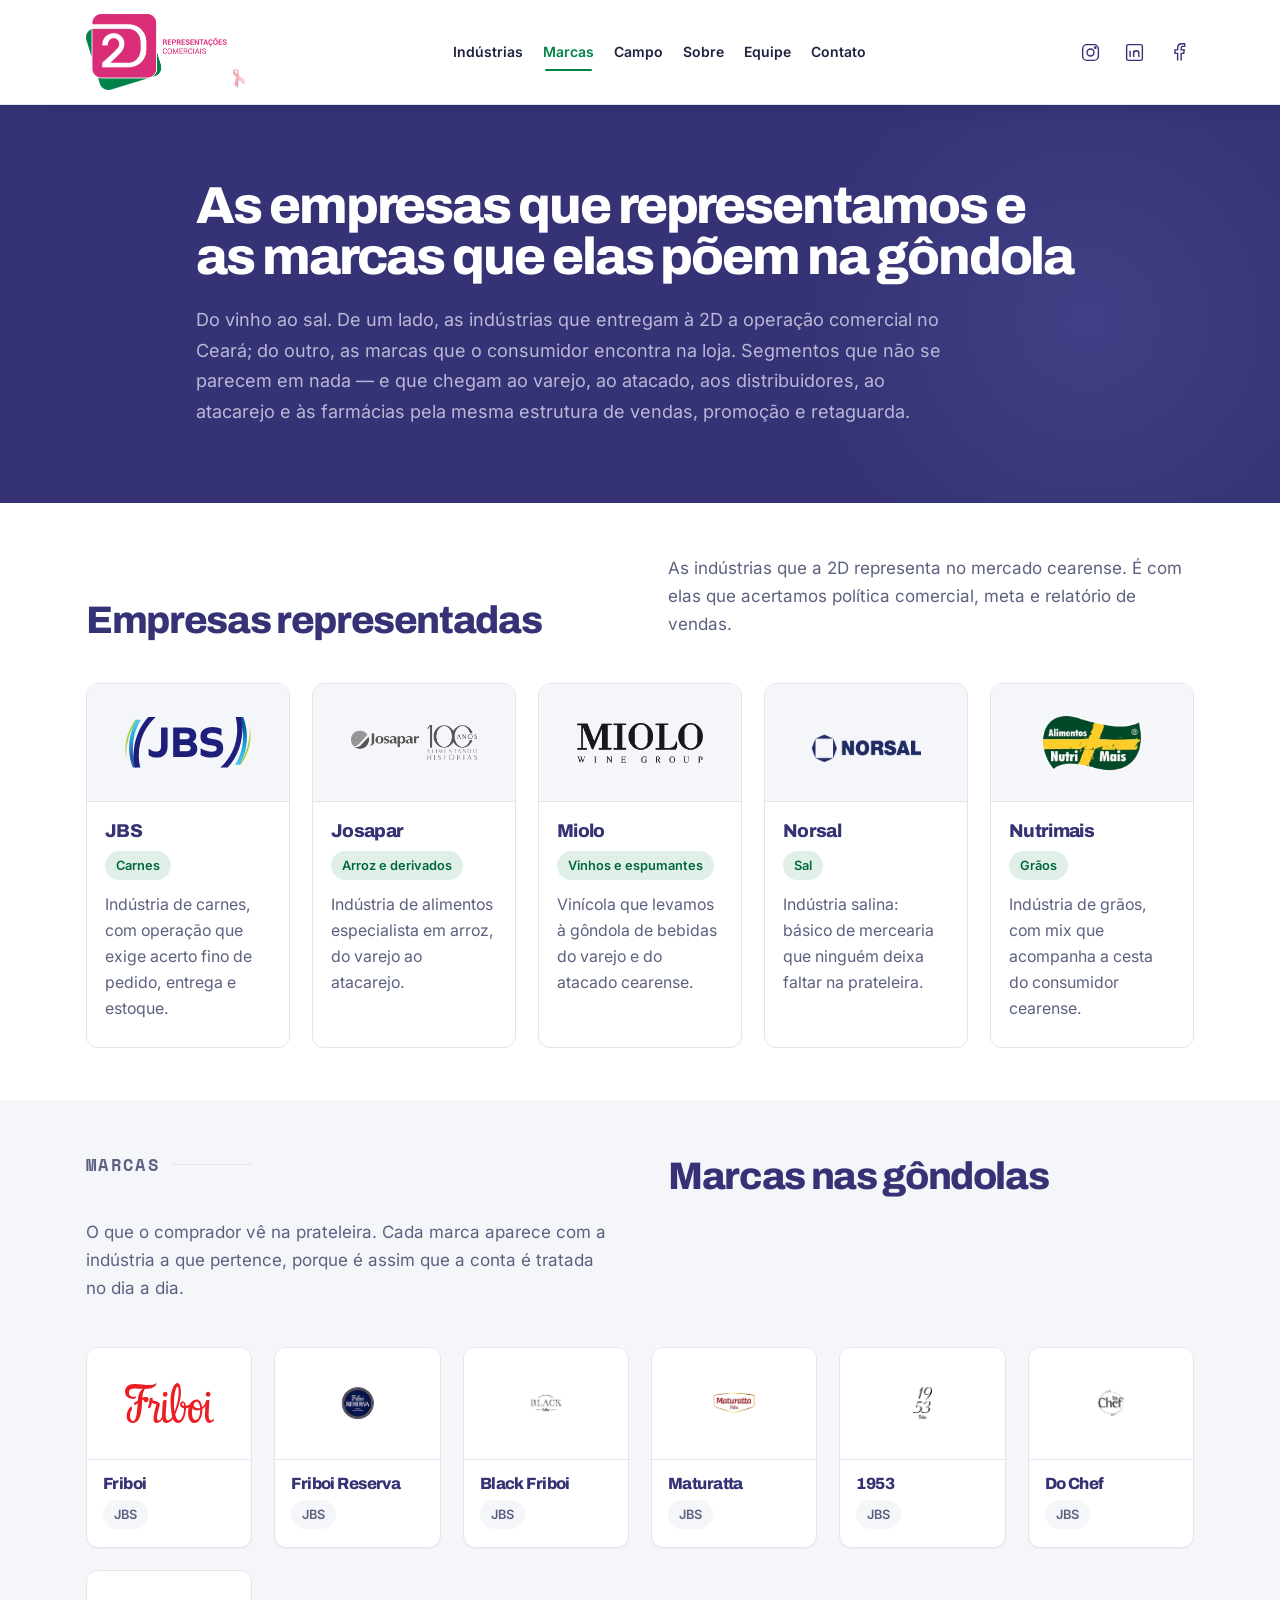
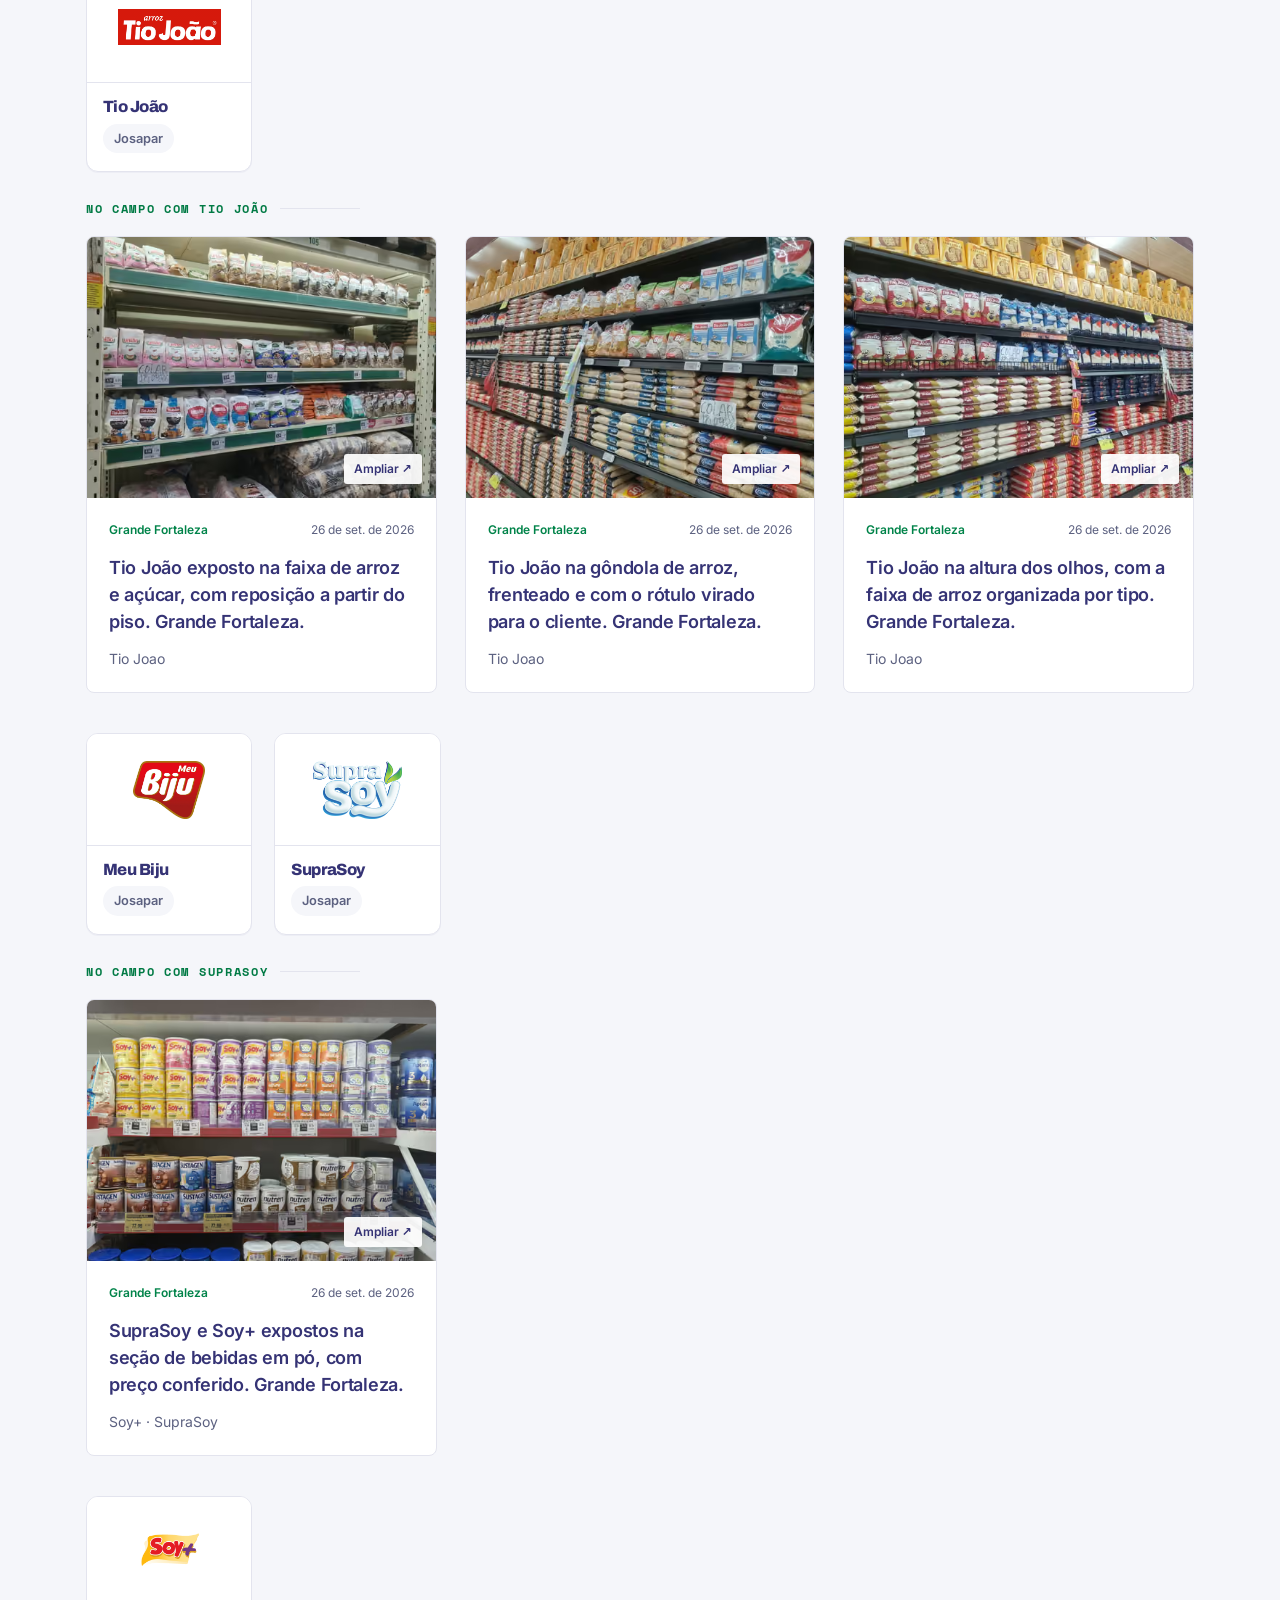
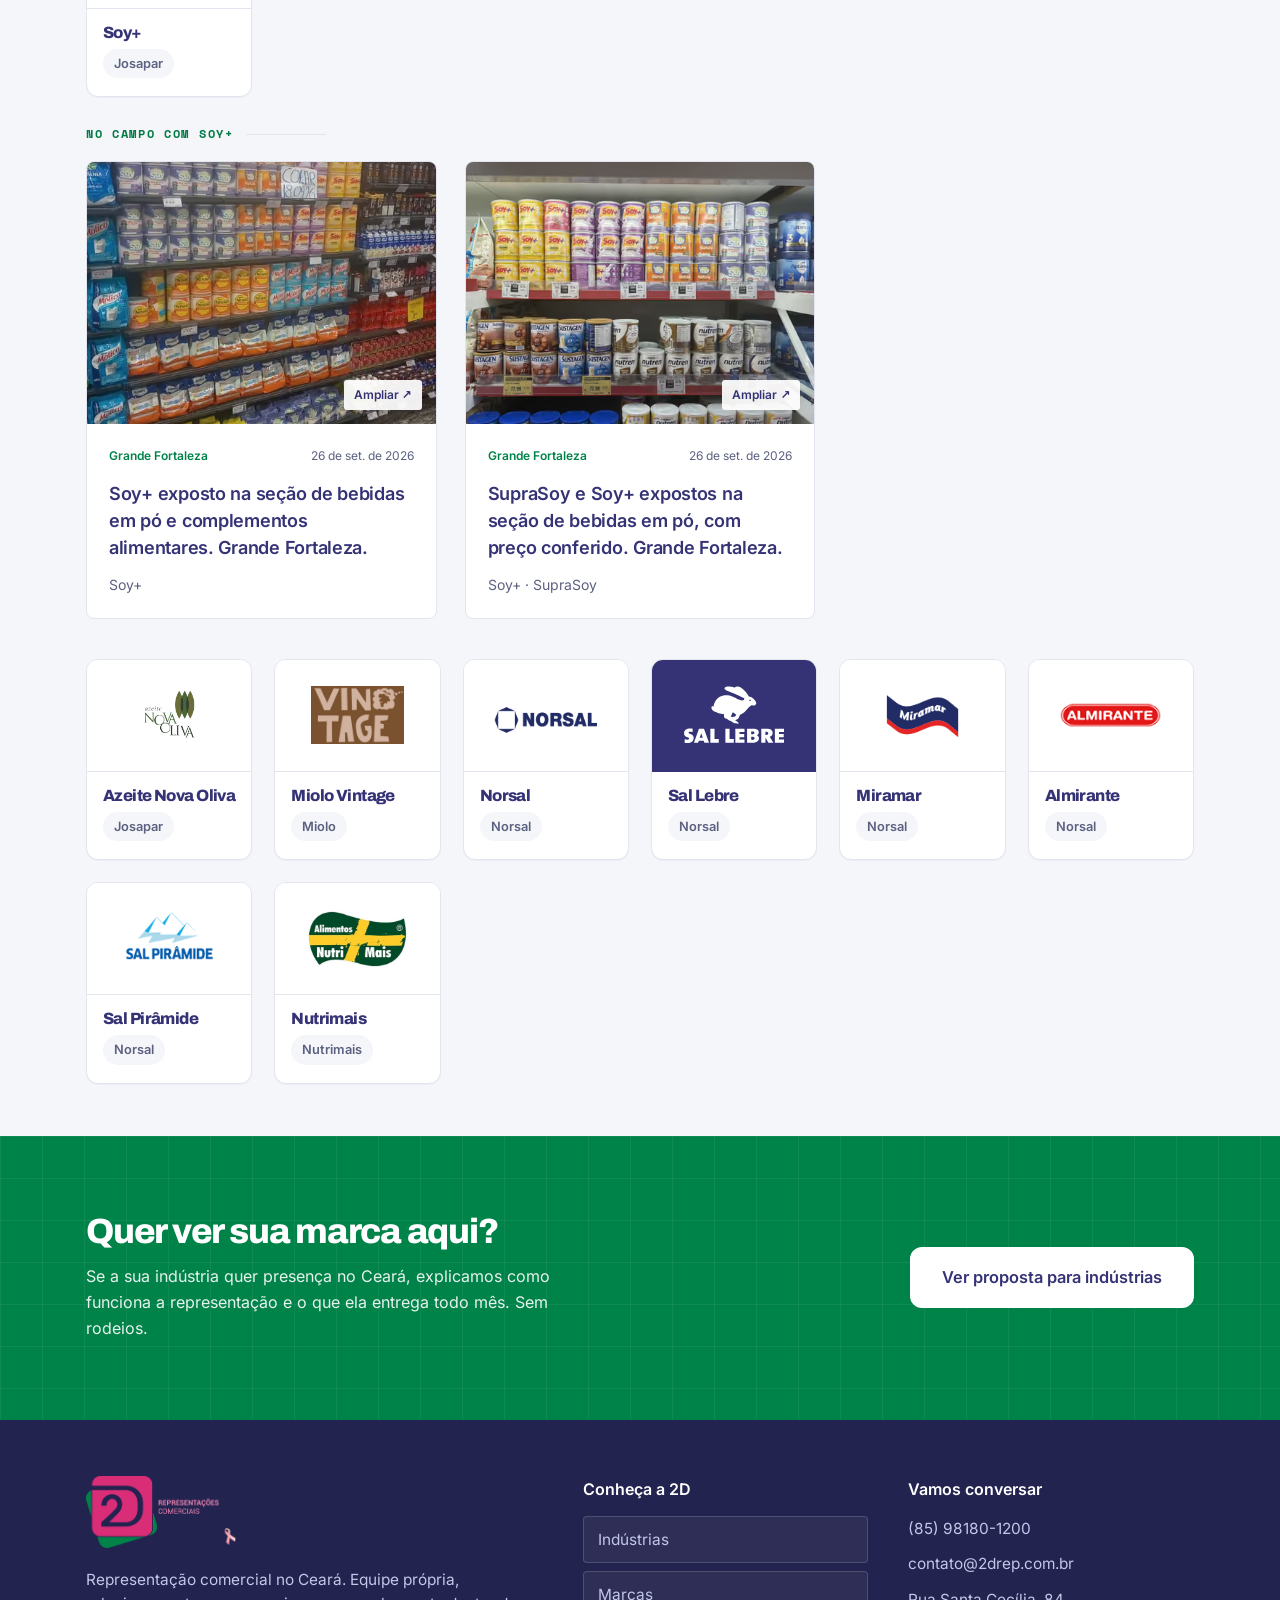
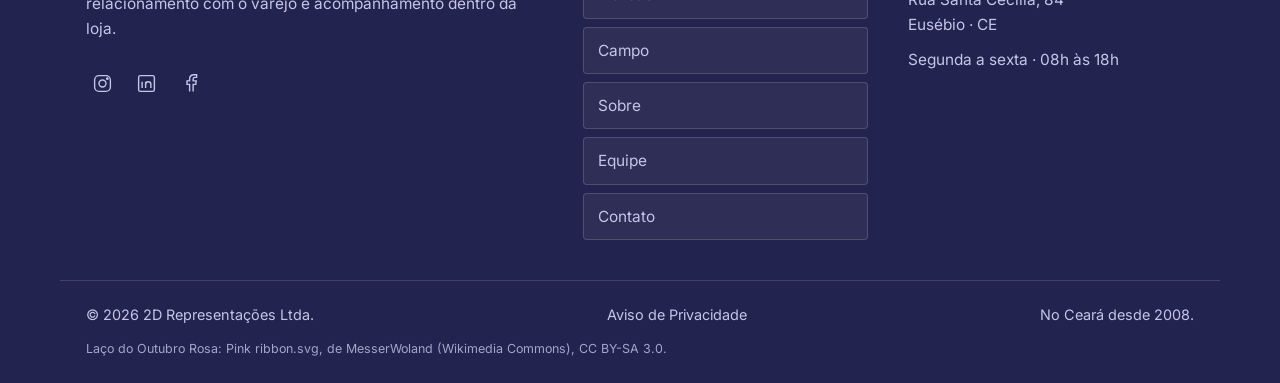
<file: marcas.html>
<!DOCTYPE html><html lang="pt-BR"><head><meta charset="utf-8"><meta name="viewport" content="width=device-width, initial-scale=1"><title>Marcas e indústrias representadas no Ceará | 2D Representações</title><meta name="description" content="As empresas representadas pela 2D Representações no mercado cearense — JBS, Josapar, Miolo, Norsal e Nutrimais — e as marcas que elas colocam na gôndola, de Friboi e Tio João a Miolo Vintage e Sal Lebre."><meta name="theme-color" content="#353375"><!-- Propriedade "https://2drep.com.br/" no Google Search Console, verificada por
         metatag em 27/09/2026. Fica no layout, e nao como arquivo solto na raiz, porque
         o arquivo alguem apaga numa faxina e a propriedade cai junto. NAO REMOVER:
         o Google reconfere de tempos em tempos. O Search Console e o que sustenta a
         indexacao, o envio do sitemap e a remocao de URL — e e pre-requisito da
         verificacao de marca que libera o acesso Basico da API do Google Ads. --><meta name="google-site-verification" content="L3gNY5Cax0-ZKSfytOoUNS5yZfPrORazYYEIP8anbDY"><!-- Verificação de domínio da Meta (Configurações do negócio › Domínios, 27/09/2026): sustenta a verificação da empresa do portfólio 2drepres. --><meta name="facebook-domain-verification" content="d10u3vdebnchkim8b451quhq4npfpv"><link rel="canonical" href="https://2drep.com.br/marcas.html"><meta property="og:title" content="Marcas e indústrias representadas no Ceará | 2D Representações"><meta property="og:description" content="As empresas representadas pela 2D Representações no mercado cearense — JBS, Josapar, Miolo, Norsal e Nutrimais — e as marcas que elas colocam na gôndola, de Friboi e Tio João a Miolo Vintage e Sal Lebre."><meta property="og:type" content="website"><!-- Icone da aba e do resultado de busca. Ate 26/09/2026 isto apontava para
         logo-color.png, que e RETANGULAR (640x349): navegador e buscador espremem
         ou cortam. Agora sao quadrados de verdade, gerados do simbolo em alta
         (marca/logo/png/simbolo-cor.png, 3334px). Os tamanhos sao multiplos de 48
         porque e o que o Google exige para mostrar o icone ao lado do resultado. --><!-- Logos publicas (aba, cabecalho, rodape, JSON-LD) vem de src/lib/tema.ts:
         uma chave so liga e desliga o tema sazonal (Outubro Rosa 2026, ate 01/11). --><link rel="icon" type="image/png" sizes="48x48" href="/assets/logo/outubro-rosa/favicon-48.png"><link rel="icon" type="image/png" sizes="96x96" href="/assets/logo/outubro-rosa/favicon-96.png"><link rel="icon" type="image/png" sizes="192x192" href="/assets/logo/outubro-rosa/favicon-192.png"><link rel="apple-touch-icon" href="/assets/logo/outubro-rosa/apple-touch-icon.png"><!-- A logo do cabecalho e WEBP SEM PERDA de 320x175 (13,6 KB). Era o mesmo
         logo-color.png de 640x349 e 48,6 KB, que a home baixava inteiro para
         exibir 139px de largura (CSS: .logo{height:76px}) — 35 KB gastos em
         pixel que ninguem ve. O PNG continua no disco porque e ele que o
         JSON-LD entrega ao Google como logo da Organization. --><!-- Google tag: AW-18473481970 (Ads) + G-D82GPBVWT2 (GA4), servidos pelo mesmo
         conteiner. O GA4 entra como destino da tag, nao como config aqui: o porque,
         com os numeros, esta no AGENTS.md em `ga4-ratos`. --><script async src="https://www.googletagmanager.com/gtag/js?id=AW-18473481970"></script><script type="module">window.dataLayer=window.dataLayer||[];function e(){dataLayer.push(arguments)}window.gtag=e,e(`js`,new Date),e(`config`,`AW-18473481970`);</script><!-- Meta Pixel 1395801758838823 (conta de anuncios 2drep, portfolio 2drepres).
         Criado em 27/09/2026 pela skill meta-ads-ratos; mede visita (PageView) para
         publico de remarketing e conversao das campanhas da Meta. Aviso em /privacidade.
         O fbevents.js (~150 KB) so e baixado na primeira interacao (rolagem, toque,
         tecla) ou apos 5 s — o que vier antes. Assim o diretor no 4G recebe a pagina
         inteira antes do pixel, e a home continua dentro do teto de 1 MB da spec
         (tests/test-orcamento.mjs mede ate o networkidle). O fbq() enfileira
         chamadas ate o script chegar, entao o PageView nao se perde. --><script type="module">(function(e,t,n,r,i,a,o){if(e.fbq)return;i=e.fbq=function(){i.callMethod?i.callMethod.apply(i,arguments):i.queue.push(arguments)},e._fbq||=i,i.push=i,i.loaded=!0,i.version=`2.0`,i.queue=[];var s=!1;function c(){s||(s=!0,a=t.createElement(n),a.async=!0,a.src=r,o=t.getElementsByTagName(n)[0],o.parentNode.insertBefore(a,o))}[`scroll`,`pointerdown`,`touchstart`,`keydown`].forEach(function(t){e.addEventListener(t,c,{once:!0,passive:!0})}),e.setTimeout(c,5e3)})(window,document,`script`,`https://connect.facebook.net/en_US/fbevents.js`),fbq(`init`,`1395801758838823`),fbq(`track`,`PageView`);</script><noscript><img height="1" width="1" style="display:none" alt="" src="https://www.facebook.com/tr?id=1395801758838823&ev=PageView&noscript=1"></noscript><meta name="astro-view-transitions-enabled" content="true"><meta name="astro-view-transitions-fallback" content="animate"><script type="module" src="/_astro/ClientRouter.astro_astro_type_script_index_0_lang.CYDbzu1r.js"></script><link rel="stylesheet" href="/_astro/Base.eDkZZ_Z4.css"></head><body><a class="skip-link" href="#conteudo">Pular para o conteúdo</a><header class="site-header"><div class="container header-inner"><a class="logo-link" href="/index.html" aria-label="2D Representações — início"><img class="logo" src="/assets/logo/outubro-rosa/logo.webp" alt="2D Representações" width="317" height="152"></a><button class="menu-toggle" aria-controls="navegacao" aria-expanded="false" hidden>Menu <span aria-hidden="true">☰</span></button><nav class="main-nav" id="navegacao" aria-label="Navegação principal"><a href="/industrias.html">Indústrias</a><a href="/marcas.html" aria-current="page">Marcas</a><a href="/campo.html">Campo</a><a href="/sobre.html">Sobre</a><a href="/equipe.html">Equipe</a><a href="/contato.html">Contato</a></nav><div class="header-redes"><div class="redes" aria-label="Redes sociais da 2D"><a href="https://instagram.com/2drepres" aria-label="Instagram" target="_blank" rel="noopener noreferrer"><svg viewBox="0 0 24 24" fill="none" stroke="currentColor" stroke-width="1.6" aria-hidden="true"><rect x="3" y="3" width="18" height="18" rx="5"/><circle cx="12" cy="12" r="4"/><circle cx="17.5" cy="6.5" r=".8"/></svg></a><a href="https://www.linkedin.com/company/2drepres/" aria-label="LinkedIn" target="_blank" rel="noopener noreferrer"><svg viewBox="0 0 24 24" fill="none" stroke="currentColor" stroke-width="1.6" aria-hidden="true"><rect x="3" y="3" width="18" height="18" rx="2"/><path d="M7 10v7m0-10v.1M11 17v-7m0 3c0-4 6-4 6 0v4"/></svg></a><a href="https://www.facebook.com/profile.php?id=61594131366941" aria-label="Facebook" target="_blank" rel="noopener noreferrer"><svg viewBox="0 0 24 24" fill="none" stroke="currentColor" stroke-width="1.6" aria-hidden="true"><path d="M15 21v-8h3l.5-4H15V7c0-1 .5-2 2-2h2V2h-3c-3 0-5 2-5 5v2H8v4h3v8"/></svg></a></div></div></div></header><main id="conteudo" tabindex="-1"><section class="hero">
    <div class="container hero-inner">
      <div>
        <h1>As empresas que representamos e as marcas que elas põem na gôndola</h1>
        <p class="hero-lead">Do vinho ao sal. De um lado, as indústrias que entregam à 2D a operação comercial no Ceará; do outro, as marcas que o consumidor encontra na loja. Segmentos que não se parecem em nada — e que chegam ao varejo, ao atacado, aos distribuidores, ao atacarejo e às farmácias pela mesma estrutura de vendas, promoção e retaguarda.</p>
      </div>
    </div>
  </section>

  <section class="section">
    <div class="container">
      <div class="section-head">
        <h2 class="section-title rv d1">Empresas representadas</h2>
        <p class="rv d2">As indústrias que a 2D representa no mercado cearense. É com elas que acertamos política comercial, meta e relatório de vendas.</p>
      </div>
      <div class="grid grid-5">
        <div class="card rv">
          <div class="card-plate"><img src="/assets/empresas/jbs.svg" alt="JBS"></div>
          <div class="card-body">
            <h3>JBS</h3>
            <p class="tag">Carnes</p>
            <p>Indústria de carnes, com operação que exige acerto fino de pedido, entrega e estoque.</p>
          </div>
        </div>
        <div class="card rv">
          <div class="card-plate"><img src="/assets/empresas/josapar.webp" alt="Josapar"></div>
          <div class="card-body">
            <h3>Josapar</h3>
            <p class="tag">Arroz e derivados</p>
            <p>Indústria de alimentos especialista em arroz, do varejo ao atacarejo.</p>
          </div>
        </div>
        <div class="card rv">
          <div class="card-plate"><img src="/assets/empresas/miolo.webp" alt="Miolo"></div>
          <div class="card-body">
            <h3>Miolo</h3>
            <p class="tag">Vinhos e espumantes</p>
            <p>Vinícola que levamos à gôndola de bebidas do varejo e do atacado cearense.</p>
          </div>
        </div>
        <div class="card rv">
          <div class="card-plate"><img src="/assets/empresas/norsal.webp" alt="Norsal"></div>
          <div class="card-body">
            <h3>Norsal</h3>
            <p class="tag">Sal</p>
            <p>Indústria salina: básico de mercearia que ninguém deixa faltar na prateleira.</p>
          </div>
        </div>
        <div class="card rv">
          <div class="card-plate"><img src="/assets/empresas/nutrimais.webp" alt="Nutrimais"></div>
          <div class="card-body">
            <h3>Nutrimais</h3>
            <p class="tag">Grãos</p>
            <p>Indústria de grãos, com mix que acompanha a cesta do consumidor cearense.</p>
          </div>
        </div>
      </div>
    </div>
  </section>

<section class="section section-paper"><div class="container"><div class="section-head"><p class="mono rv">Marcas</p><h2 class="section-title rv d1">Marcas nas gôndolas</h2><p class="rv d2">O que o comprador vê na prateleira. Cada marca aparece com a indústria a que pertence, porque é assim que a conta é tratada no dia a dia.</p></div><div class="grid grid-6"><div class="card rv"><div class="card-plate"><img src="/assets/marcas/friboi.svg" alt="Friboi"></div><div class="card-body"><h3>Friboi</h3><p class="tag tag-owner">JBS</p></div></div><div class="card rv"><div class="card-plate"><img src="/assets/marcas/friboi-reserva.png" alt="Friboi Reserva"></div><div class="card-body"><h3>Friboi Reserva</h3><p class="tag tag-owner">JBS</p></div></div><div class="card rv"><div class="card-plate"><img src="/assets/marcas/black-friboi.png" alt="Black Friboi"></div><div class="card-body"><h3>Black Friboi</h3><p class="tag tag-owner">JBS</p></div></div><div class="card rv"><div class="card-plate"><img src="/assets/marcas/maturatta.png" alt="Maturatta"></div><div class="card-body"><h3>Maturatta</h3><p class="tag tag-owner">JBS</p></div></div><div class="card rv"><div class="card-plate"><img src="/assets/marcas/1953.png" alt="1953"></div><div class="card-body"><h3>1953</h3><p class="tag tag-owner">JBS</p></div></div><div class="card rv"><div class="card-plate"><img src="/assets/marcas/do-chef.png" alt="Do Chef"></div><div class="card-body"><h3>Do Chef</h3><p class="tag tag-owner">JBS</p></div></div><div class="card rv"><div class="card-plate"><img src="/assets/marcas/tiojoao.webp" alt="Tio João"></div><div class="card-body"><h3>Tio João</h3><p class="tag tag-owner">Josapar</p></div></div><div class="card-galeria-campo"><p class="mono">No campo com Tio João</p><div class="campo-grid"><article class="peca-campo" data-peca="2026-09-26-13" data-praca="grande-fortaleza" data-marcas="[&quot;tio-joao&quot;]"><div class="peca-midia"><a href="https://cdn.jsdelivr.net/gh/diegopesquera/2d-midia@main/campo/2026-09-26-13.jpg" data-foto aria-label="Ampliar: Tio João exposto na faixa de arroz e açúcar, com reposição a partir do piso. Grande Fortaleza."><picture><source srcset="/_astro/2026-09-26-13_ZGUPRj.avif 480w, /_astro/2026-09-26-13_Z1xTJzR.avif 960w, /_astro/2026-09-26-13_2gx2X8.avif 1600w" type="image/avif" sizes="(max-width: 760px) 100vw, 33vw"><source srcset="/_astro/2026-09-26-13_2ob7lw.webp 480w, /_astro/2026-09-26-13_1xcdCX.webp 960w, /_astro/2026-09-26-13_1DGof1.webp 1600w" type="image/webp" sizes="(max-width: 760px) 100vw, 33vw"><img src="/_astro/2026-09-26-13_1j9sIj.jpeg" srcset="/_astro/2026-09-26-13_cFmBB.jpeg 480w, /_astro/2026-09-26-13_ZDiw5W.jpeg 960w, /_astro/2026-09-26-13_Z1nvqji.jpeg 1600w" sizes="(max-width: 760px) 100vw, 33vw" alt="Tio João exposto na faixa de arroz e açúcar, com reposição a partir do piso. Grande Fortaleza." loading="lazy" fetchpriority="auto" decoding="async" width="1280" height="960"></picture><span class="ampliar" aria-hidden="true">Ampliar ↗</span></a></div><div class="peca-texto"><p class="peca-meta"><span>Grande Fortaleza</span><time datetime="2026-09-26">26 de set. de 2026</time></p><h3>Tio João exposto na faixa de arroz e açúcar, com reposição a partir do piso. Grande Fortaleza.</h3><p class="peca-marcas">Tio Joao</p></div></article><article class="peca-campo" data-peca="2026-09-26-12" data-praca="grande-fortaleza" data-marcas="[&quot;tio-joao&quot;]"><div class="peca-midia"><a href="https://cdn.jsdelivr.net/gh/diegopesquera/2d-midia@main/campo/2026-09-26-12.jpg" data-foto aria-label="Ampliar: Tio João na gôndola de arroz, frenteado e com o rótulo virado para o cliente. Grande Fortaleza."><picture><source srcset="/_astro/2026-09-26-12_ZC5D8W.avif 480w, /_astro/2026-09-26-12_Z1t4wQv.avif 960w, /_astro/2026-09-26-12_ZlCCiC.avif 1600w" type="image/avif" sizes="(max-width: 760px) 100vw, 33vw"><source srcset="/_astro/2026-09-26-12_2t1k4S.webp 480w, /_astro/2026-09-26-12_1C2qmk.webp 960w, /_astro/2026-09-26-12_ZXth1J.webp 1600w" type="image/webp" sizes="(max-width: 760px) 100vw, 33vw"><img src="/_astro/2026-09-26-12_Z1j1cxr.jpeg" srcset="/_astro/2026-09-26-12_hvzkX.jpeg 480w, /_astro/2026-09-26-12_ZysjmA.jpeg 960w, /_astro/2026-09-26-12_14v2dS.jpeg 1600w" sizes="(max-width: 760px) 100vw, 33vw" alt="Tio João na gôndola de arroz, frenteado e com o rótulo virado para o cliente. Grande Fortaleza." loading="lazy" fetchpriority="auto" decoding="async" width="1280" height="960"></picture><span class="ampliar" aria-hidden="true">Ampliar ↗</span></a></div><div class="peca-texto"><p class="peca-meta"><span>Grande Fortaleza</span><time datetime="2026-09-26">26 de set. de 2026</time></p><h3>Tio João na gôndola de arroz, frenteado e com o rótulo virado para o cliente. Grande Fortaleza.</h3><p class="peca-marcas">Tio Joao</p></div></article><article class="peca-campo" data-peca="2026-09-26-03" data-praca="grande-fortaleza" data-marcas="[&quot;tio-joao&quot;]"><div class="peca-midia"><a href="https://cdn.jsdelivr.net/gh/diegopesquera/2d-midia@main/campo/2026-09-26-03.jpg" data-foto aria-label="Ampliar: Tio João na altura dos olhos, com a faixa de arroz organizada por tipo. Grande Fortaleza."><picture><source srcset="/_astro/2026-09-26-03_1K5BER.avif 480w, /_astro/2026-09-26-03_T6HWj.avif 960w, /_astro/2026-09-26-03_2einxH.avif 1600w" type="image/avif" sizes="(max-width: 760px) 100vw, 33vw"><source srcset="/_astro/2026-09-26-03_ZdYxUe.webp 480w, /_astro/2026-09-26-03_Z14XrCM.webp 960w, /_astro/2026-09-26-03_1BrIOA.webp 1600w" type="image/webp" sizes="(max-width: 760px) 100vw, 33vw"><img src="/_astro/2026-09-26-03_1gTNiS.jpeg" srcset="/_astro/2026-09-26-03_Z2puiE9.jpeg 480w, /_astro/2026-09-26-03_1NHVre.jpeg 960w, /_astro/2026-09-26-03_Z1pK5II.jpeg 1600w" sizes="(max-width: 760px) 100vw, 33vw" alt="Tio João na altura dos olhos, com a faixa de arroz organizada por tipo. Grande Fortaleza." loading="lazy" fetchpriority="auto" decoding="async" width="1280" height="960"></picture><span class="ampliar" aria-hidden="true">Ampliar ↗</span></a></div><div class="peca-texto"><p class="peca-meta"><span>Grande Fortaleza</span><time datetime="2026-09-26">26 de set. de 2026</time></p><h3>Tio João na altura dos olhos, com a faixa de arroz organizada por tipo. Grande Fortaleza.</h3><p class="peca-marcas">Tio Joao</p></div></article></div></div><div class="card rv"><div class="card-plate"><img src="/assets/marcas/meubiju.png" alt="Meu Biju"></div><div class="card-body"><h3>Meu Biju</h3><p class="tag tag-owner">Josapar</p></div></div><div class="card rv"><div class="card-plate"><img src="/assets/marcas/suprasoy.webp" alt="SupraSoy"></div><div class="card-body"><h3>SupraSoy</h3><p class="tag tag-owner">Josapar</p></div></div><div class="card-galeria-campo"><p class="mono">No campo com SupraSoy</p><div class="campo-grid"><article class="peca-campo" data-peca="2026-09-26-11" data-praca="grande-fortaleza" data-marcas="[&quot;soy&quot;,&quot;suprasoy&quot;]"><div class="peca-midia"><a href="https://cdn.jsdelivr.net/gh/diegopesquera/2d-midia@main/campo/2026-09-26-11.jpg" data-foto aria-label="Ampliar: SupraSoy e Soy+ expostos na seção de bebidas em pó, com preço conferido. Grande Fortaleza."><picture><source srcset="/_astro/2026-09-26-11_ZxfqpA.avif 480w, /_astro/2026-09-26-11_Z1oek89.avif 960w, /_astro/2026-09-26-11_26nPey.avif 1600w" type="image/avif" sizes="(max-width: 760px) 100vw, 33vw"><source srcset="/_astro/2026-09-26-11_Z2wkB0G.webp 480w, /_astro/2026-09-26-11_1GRD5G.webp 960w, /_astro/2026-09-26-11_1txbvr.webp 1600w" type="image/webp" sizes="(max-width: 760px) 100vw, 33vw"><img src="/_astro/2026-09-26-11_p9hEI.jpeg" srcset="/_astro/2026-09-26-11_mlM4k.jpeg 480w, /_astro/2026-09-26-11_ZtC6De.jpeg 960w, /_astro/2026-09-26-11_Z1xED2R.jpeg 1600w" sizes="(max-width: 760px) 100vw, 33vw" alt="SupraSoy e Soy+ expostos na seção de bebidas em pó, com preço conferido. Grande Fortaleza." loading="lazy" fetchpriority="auto" decoding="async" width="2400" height="1800"></picture><span class="ampliar" aria-hidden="true">Ampliar ↗</span></a></div><div class="peca-texto"><p class="peca-meta"><span>Grande Fortaleza</span><time datetime="2026-09-26">26 de set. de 2026</time></p><h3>SupraSoy e Soy+ expostos na seção de bebidas em pó, com preço conferido. Grande Fortaleza.</h3><p class="peca-marcas">Soy+ · SupraSoy</p></div></article></div></div><div class="card rv"><div class="card-plate"><img src="/assets/marcas/soymais.png" alt="Soy+"></div><div class="card-body"><h3>Soy+</h3><p class="tag tag-owner">Josapar</p></div></div><div class="card-galeria-campo"><p class="mono">No campo com Soy+</p><div class="campo-grid"><article class="peca-campo" data-peca="2026-09-26-14" data-praca="grande-fortaleza" data-marcas="[&quot;soy&quot;]"><div class="peca-midia"><a href="https://cdn.jsdelivr.net/gh/diegopesquera/2d-midia@main/campo/2026-09-26-14.jpg" data-foto aria-label="Ampliar: Soy+ exposto na seção de bebidas em pó e complementos alimentares. Grande Fortaleza."><picture><source srcset="/_astro/2026-09-26-14_1sFRq3.avif 480w, /_astro/2026-09-26-14_2d0alT.avif 960w, /_astro/2026-09-26-14_6DPCM.avif 1600w" type="image/avif" sizes="(max-width: 760px) 100vw, 33vw"><source srcset="/_astro/2026-09-26-14_Zvoia3.webp 480w, /_astro/2026-09-26-14_1GKvP4.webp 960w, /_astro/2026-09-26-14_ZvbN5k.webp 1600w" type="image/webp" sizes="(max-width: 760px) 100vw, 33vw"><img src="/_astro/2026-09-26-14_1b8Obu.jpeg" srcset="/_astro/2026-09-26-14_2ni5TX.jpeg 480w, /_astro/2026-09-26-14_Z2gPlf.jpeg 960w, /_astro/2026-09-26-14_1wMvai.jpeg 1600w" sizes="(max-width: 760px) 100vw, 33vw" alt="Soy+ exposto na seção de bebidas em pó e complementos alimentares. Grande Fortaleza." loading="lazy" fetchpriority="auto" decoding="async" width="899" height="1599"></picture><span class="ampliar" aria-hidden="true">Ampliar ↗</span></a></div><div class="peca-texto"><p class="peca-meta"><span>Grande Fortaleza</span><time datetime="2026-09-26">26 de set. de 2026</time></p><h3>Soy+ exposto na seção de bebidas em pó e complementos alimentares. Grande Fortaleza.</h3><p class="peca-marcas">Soy+</p></div></article><article class="peca-campo" data-peca="2026-09-26-11" data-praca="grande-fortaleza" data-marcas="[&quot;soy&quot;,&quot;suprasoy&quot;]"><div class="peca-midia"><a href="https://cdn.jsdelivr.net/gh/diegopesquera/2d-midia@main/campo/2026-09-26-11.jpg" data-foto aria-label="Ampliar: SupraSoy e Soy+ expostos na seção de bebidas em pó, com preço conferido. Grande Fortaleza."><picture><source srcset="/_astro/2026-09-26-11_ZxfqpA.avif 480w, /_astro/2026-09-26-11_Z1oek89.avif 960w, /_astro/2026-09-26-11_26nPey.avif 1600w" type="image/avif" sizes="(max-width: 760px) 100vw, 33vw"><source srcset="/_astro/2026-09-26-11_Z2wkB0G.webp 480w, /_astro/2026-09-26-11_1GRD5G.webp 960w, /_astro/2026-09-26-11_1txbvr.webp 1600w" type="image/webp" sizes="(max-width: 760px) 100vw, 33vw"><img src="/_astro/2026-09-26-11_p9hEI.jpeg" srcset="/_astro/2026-09-26-11_mlM4k.jpeg 480w, /_astro/2026-09-26-11_ZtC6De.jpeg 960w, /_astro/2026-09-26-11_Z1xED2R.jpeg 1600w" sizes="(max-width: 760px) 100vw, 33vw" alt="SupraSoy e Soy+ expostos na seção de bebidas em pó, com preço conferido. Grande Fortaleza." loading="lazy" fetchpriority="auto" decoding="async" width="2400" height="1800"></picture><span class="ampliar" aria-hidden="true">Ampliar ↗</span></a></div><div class="peca-texto"><p class="peca-meta"><span>Grande Fortaleza</span><time datetime="2026-09-26">26 de set. de 2026</time></p><h3>SupraSoy e Soy+ expostos na seção de bebidas em pó, com preço conferido. Grande Fortaleza.</h3><p class="peca-marcas">Soy+ · SupraSoy</p></div></article></div></div><div class="card rv"><div class="card-plate"><img src="/assets/marcas/nova-oliva.png" alt="Azeite Nova Oliva"></div><div class="card-body"><h3>Azeite Nova Oliva</h3><p class="tag tag-owner">Josapar</p></div></div><div class="card rv"><div class="card-plate"><img src="/assets/marcas/vintage.png" alt="Miolo Vintage"></div><div class="card-body"><h3>Miolo Vintage</h3><p class="tag tag-owner">Miolo</p></div></div><div class="card rv"><div class="card-plate"><img src="/assets/marcas/norsal.png" alt="Norsal"></div><div class="card-body"><h3>Norsal</h3><p class="tag tag-owner">Norsal</p></div></div><div class="card rv"><div class="card-plate card-plate-dark"><img src="/assets/marcas/lebre.svg" alt="Sal Lebre"></div><div class="card-body"><h3>Sal Lebre</h3><p class="tag tag-owner">Norsal</p></div></div><div class="card rv"><div class="card-plate"><img src="/assets/marcas/miramar.png" alt="Miramar"></div><div class="card-body"><h3>Miramar</h3><p class="tag tag-owner">Norsal</p></div></div><div class="card rv"><div class="card-plate"><img src="/assets/marcas/almirante.png" alt="Almirante"></div><div class="card-body"><h3>Almirante</h3><p class="tag tag-owner">Norsal</p></div></div><div class="card rv"><div class="card-plate"><img src="/assets/marcas/piramide.png" alt="Sal Pirâmide"></div><div class="card-body"><h3>Sal Pirâmide</h3><p class="tag tag-owner">Norsal</p></div></div><div class="card rv"><div class="card-plate"><img src="/assets/marcas/nutrimais.png" alt="Nutrimais"></div><div class="card-body"><h3>Nutrimais</h3><p class="tag tag-owner">Nutrimais</p></div></div></div></div></section><section class="cta"><div class="container cta-inner"><div><h2 class="cta-h2">Quer ver sua marca aqui?</h2><p class="cta-p">Se a sua indústria quer presença no Ceará, explicamos como funciona a representação e o que ela entrega todo mês. Sem rodeios.</p></div><a href="/industrias.html" class="btn btn-light">Ver proposta para indústrias</a></div></section></main><footer class="site-footer"><div class="container footer-top"><div class="footer-brand"><a href="/index.html"><img src="/assets/logo/outubro-rosa/logo-rodape.webp" alt="2D Representações" class="logo-footer" width="317" height="152" loading="lazy"></a><p>Representação comercial no Ceará. Equipe própria, relacionamento com o varejo e acompanhamento dentro da loja.</p><div class="redes" aria-label="Redes sociais da 2D"><a href="https://instagram.com/2drepres" aria-label="Instagram" target="_blank" rel="noopener noreferrer"><svg viewBox="0 0 24 24" fill="none" stroke="currentColor" stroke-width="1.6" aria-hidden="true"><rect x="3" y="3" width="18" height="18" rx="5"/><circle cx="12" cy="12" r="4"/><circle cx="17.5" cy="6.5" r=".8"/></svg></a><a href="https://www.linkedin.com/company/2drepres/" aria-label="LinkedIn" target="_blank" rel="noopener noreferrer"><svg viewBox="0 0 24 24" fill="none" stroke="currentColor" stroke-width="1.6" aria-hidden="true"><rect x="3" y="3" width="18" height="18" rx="2"/><path d="M7 10v7m0-10v.1M11 17v-7m0 3c0-4 6-4 6 0v4"/></svg></a><a href="https://www.facebook.com/profile.php?id=61594131366941" aria-label="Facebook" target="_blank" rel="noopener noreferrer"><svg viewBox="0 0 24 24" fill="none" stroke="currentColor" stroke-width="1.6" aria-hidden="true"><path d="M15 21v-8h3l.5-4H15V7c0-1 .5-2 2-2h2V2h-3c-3 0-5 2-5 5v2H8v4h3v8"/></svg></a></div></div><div class="footer-col"><p class="footer-title">Conheça a 2D</p><ul class="footer-list footer-nav"><li><a href="/industrias.html">Indústrias</a></li><li><a href="/marcas.html">Marcas</a></li><li><a href="/campo.html">Campo</a></li><li><a href="/sobre.html">Sobre</a></li><li><a href="/equipe.html">Equipe</a></li><li><a href="/contato.html">Contato</a></li></ul></div><div class="footer-col"><p class="footer-title">Vamos conversar</p><ul class="footer-list"><li><a href="https://wa.me/5585981801200">(85) 98180-1200</a></li><li><a href="mailto:contato@2drep.com.br">contato@2drep.com.br</a></li><li>Rua Santa Cecília, 84<br>Eusébio · CE</li><li>Segunda a sexta · 08h às 18h</li></ul></div></div><div class="container footer-bottom"><p>© 2026 2D Representações Ltda.</p><p><a href="/privacidade.html">Aviso de Privacidade</a></p><p>No Ceará desde 2008.</p></div><p class="container footer-credito">Laço do Outubro Rosa: <a href="https://commons.wikimedia.org/wiki/File:Pink_ribbon.svg" target="_blank" rel="noopener noreferrer">Pink ribbon.svg</a>, de MesserWoland (Wikimedia Commons), <a href="https://creativecommons.org/licenses/by-sa/3.0/" target="_blank" rel="noopener noreferrer">CC BY-SA 3.0</a>.</p></footer><dialog id="foto-ampliada" class="foto-dialog" aria-label="Foto de campo ampliada"><form method="dialog"><button>Fechar ×</button></form><figure><img alt=""><figcaption></figcaption></figure></dialog><script type="module">var e;function t(){e?.abort(),e=new AbortController;let{signal:t}=e,n=document.querySelector(`.menu-toggle`),r=document.querySelector(`#navegacao`);if(n&&r){n.hidden=!1,document.documentElement.classList.add(`menu-pronto`);let e=()=>{n.setAttribute(`aria-expanded`,`false`),r.classList.remove(`aberto`)};n.addEventListener(`click`,()=>{let e=n.getAttribute(`aria-expanded`)!==`true`;n.setAttribute(`aria-expanded`,String(e)),r.classList.toggle(`aberto`,e)},{signal:t}),document.addEventListener(`keydown`,t=>{t.key===`Escape`&&(e(),n.focus())},{signal:t}),r.addEventListener(`click`,e,{signal:t})}let i=document.querySelector(`[data-filtros]`);if(i){i.hidden=!1;let e=i.querySelector(`[name=praca]`),n=i.querySelector(`[name=marca]`),r=i.querySelector(`[role=status]`),a=[...document.querySelectorAll(`[data-peca]`)],o=(t=!0)=>{let i=0;for(let t of a){let r=JSON.parse(t.dataset.marcas||`[]`);t.hidden=!!(e.value&&t.dataset.praca!==e.value||n.value&&!r.includes(n.value)),t.hidden||i++}document.querySelectorAll(`[data-mes]`).forEach(e=>{e.hidden=!e.querySelector(`[data-peca]:not([hidden])`)});let o=document.querySelector(`.sem-resultado`);if(o&&(o.hidden=i>0),r.textContent=`${i} ${i===1?`registro`:`registros`}`,t){let t=new URL(location.href);for(let r of[e,n])r.value?t.searchParams.set(r.name,r.value):t.searchParams.delete(r.name);t.href!==location.href&&history.pushState({},``,t)}},s=()=>{let t=new URLSearchParams(location.search);for(let r of[e,n]){let e=t.get(r.name)||``;r.value=[...r.options].some(t=>t.value===e)?e:``}o(!1)};i.addEventListener(`change`,()=>o(),{signal:t}),i.addEventListener(`submit`,e=>{e.preventDefault(),o()},{signal:t}),i.addEventListener(`reset`,()=>{e.value=``,n.value=``,o()},{signal:t}),window.addEventListener(`popstate`,s,{signal:t}),s()}document.querySelectorAll(`[data-foto]`).forEach(e=>{e.addEventListener(`click`,t=>{if(t.ctrlKey||t.metaKey||t.shiftKey||t.altKey)return;let n=document.querySelector(`#foto-ampliada`),r=e.querySelector(`img`);if(!n||!r)return;t.preventDefault();let i=n.querySelector(`img`);i.src=r.currentSrc||r.src,i.alt=r.alt,n.querySelector(`figcaption`).textContent=r.alt,n.showModal()},{signal:t})});let a=document.querySelector(`#foto-ampliada`);a?.addEventListener(`click`,e=>{e.target===a&&a.close()},{signal:t}),document.addEventListener(`click`,e=>{let t=e.target instanceof Element?e.target.closest(`a[href]`):null;if(!t)return;let n=t.getAttribute(`href`)||``,r=n.startsWith(`mailto:`)?`email`:n.startsWith(`tel:`)?`telefone`:/^https?:\/\/(wa\.me|api\.whatsapp\.com)\//.test(n)?`whatsapp`:``;if(!r)return;let i=`sem texto`;if(r===`whatsapp`)try{i=new URL(n,location.href).searchParams.get(`text`)?.slice(0,60)||`sem texto`}catch{}let a={metodo:r,pagina:location.pathname,marcador:i},o=window;o.gtag?o.gtag(`event`,`generate_lead`,a):(o.dataLayer=o.dataLayer||[]).push([`event`,`generate_lead`,a]),o.fbq?.(`trackCustom`,`Contato`,a)},{signal:t,capture:!0});let o=document.querySelector(`#hero-video`);if(o&&!matchMedia(`(prefers-reduced-motion: reduce)`).matches){let e=()=>o.play().then(()=>!0).catch(()=>!1),n=async()=>{if(o.preload=`auto`,await e())return;let n=async()=>{await e()&&i()},r=[`pointerdown`,`touchstart`,`scroll`,`keydown`],i=()=>r.forEach(e=>window.removeEventListener(e,n));r.forEach(e=>window.addEventListener(e,n,{passive:!0,signal:t}))};document.readyState===`complete`?n():window.addEventListener(`load`,n,{once:!0,signal:t})}}document.addEventListener(`astro:page-load`,t),document.addEventListener(`astro:before-swap`,()=>e?.abort());</script></body></html>
</file>
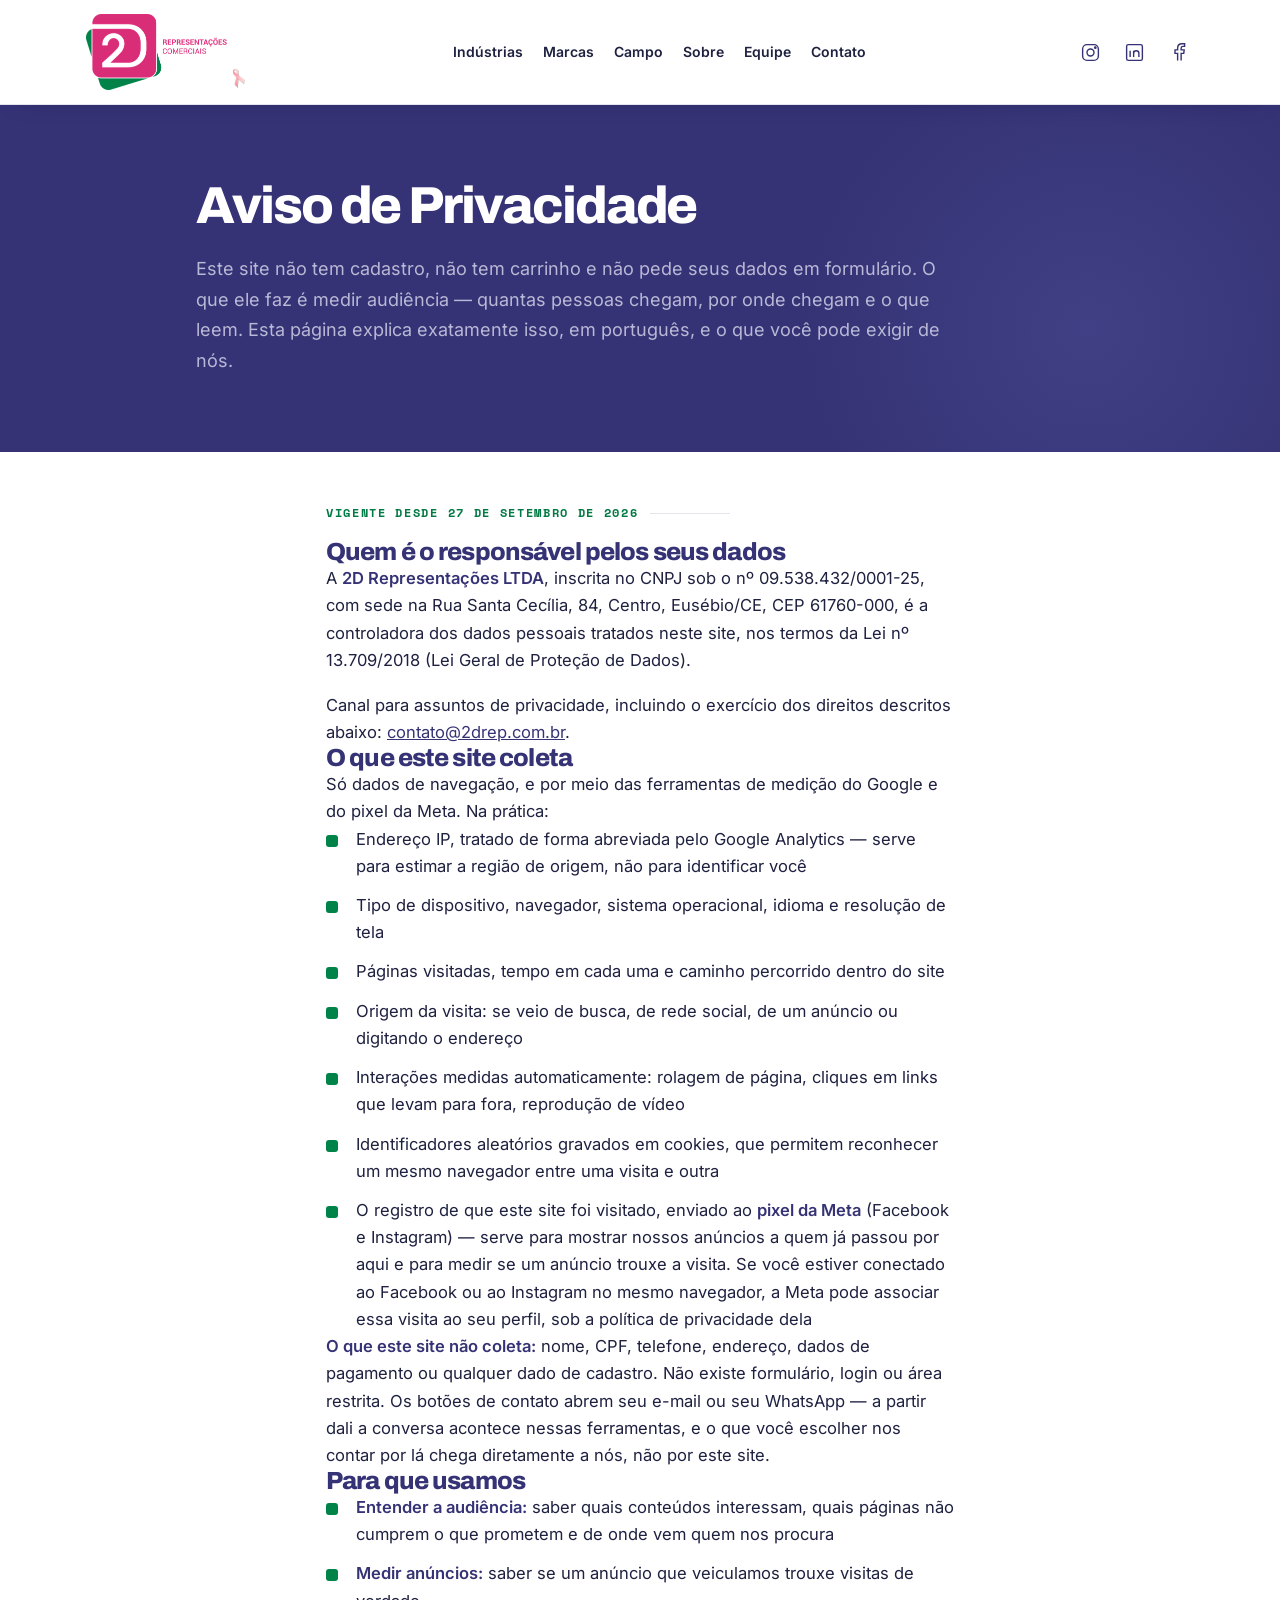
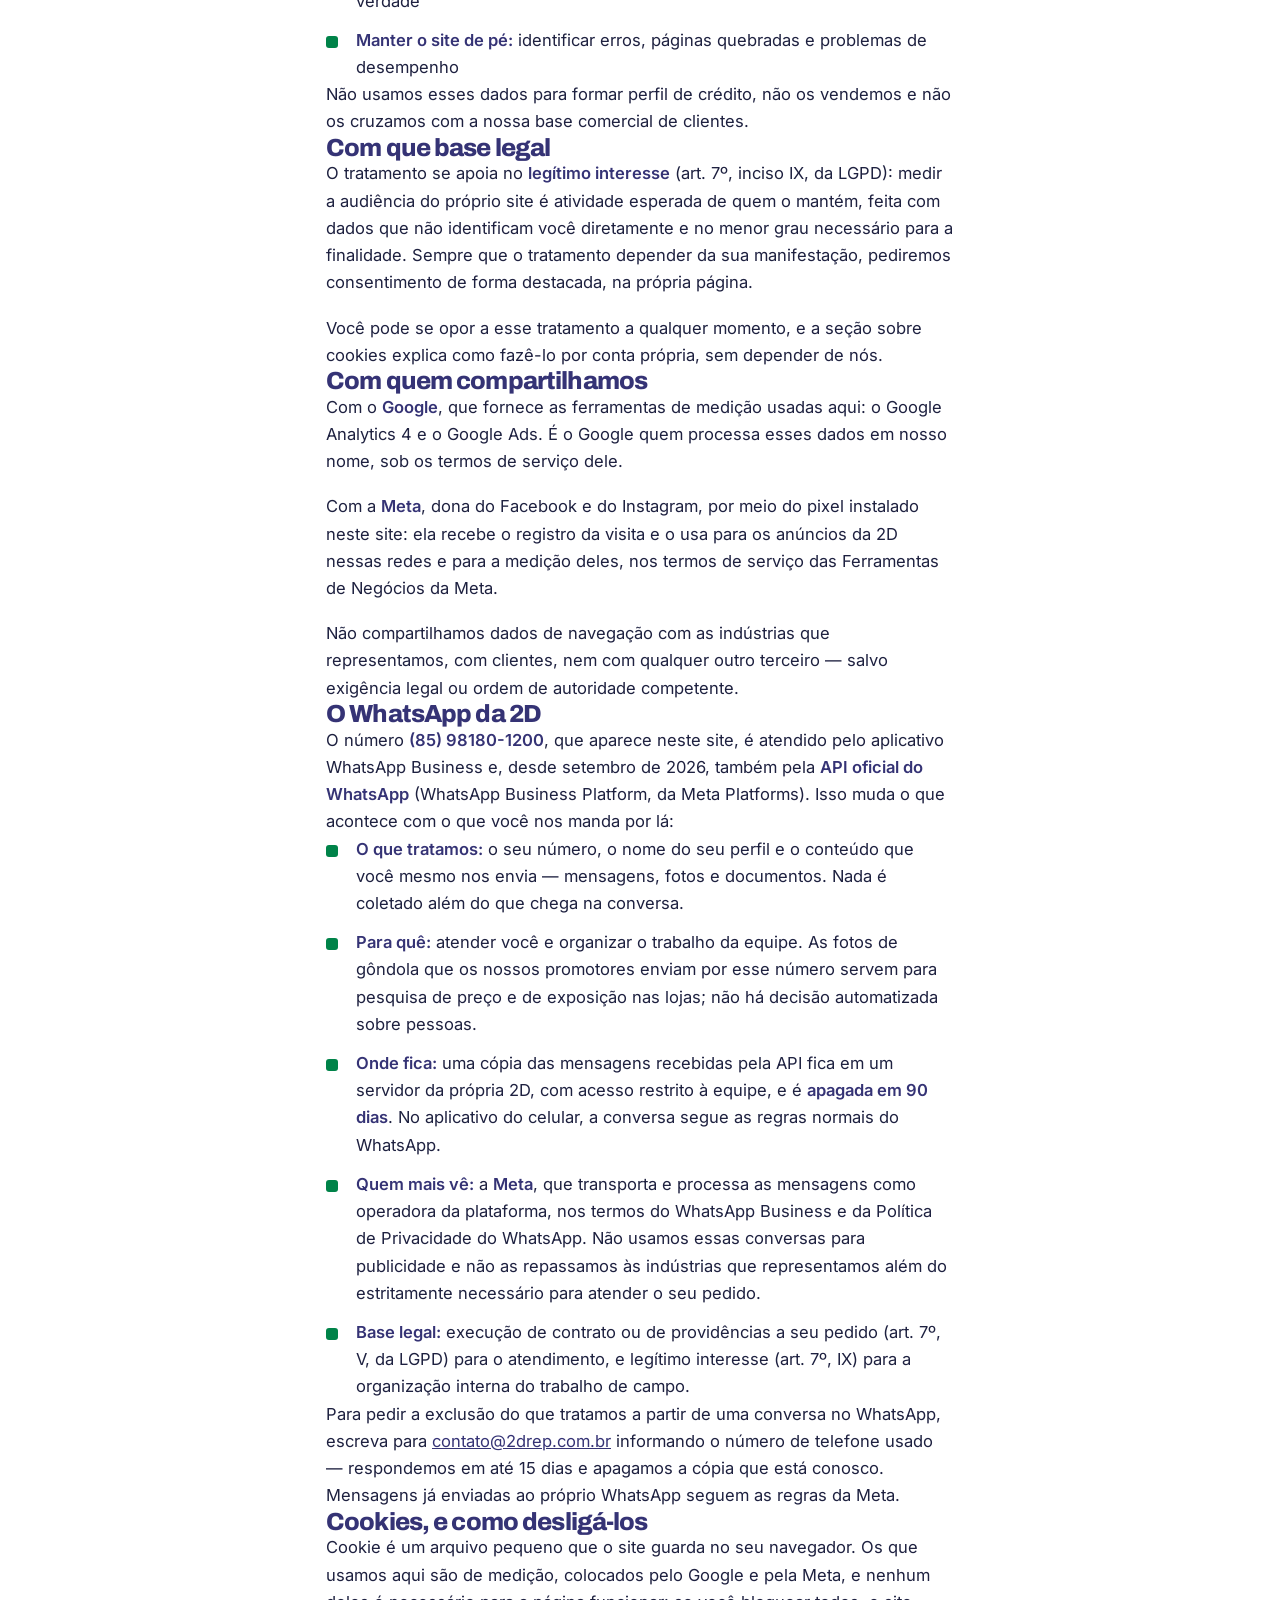
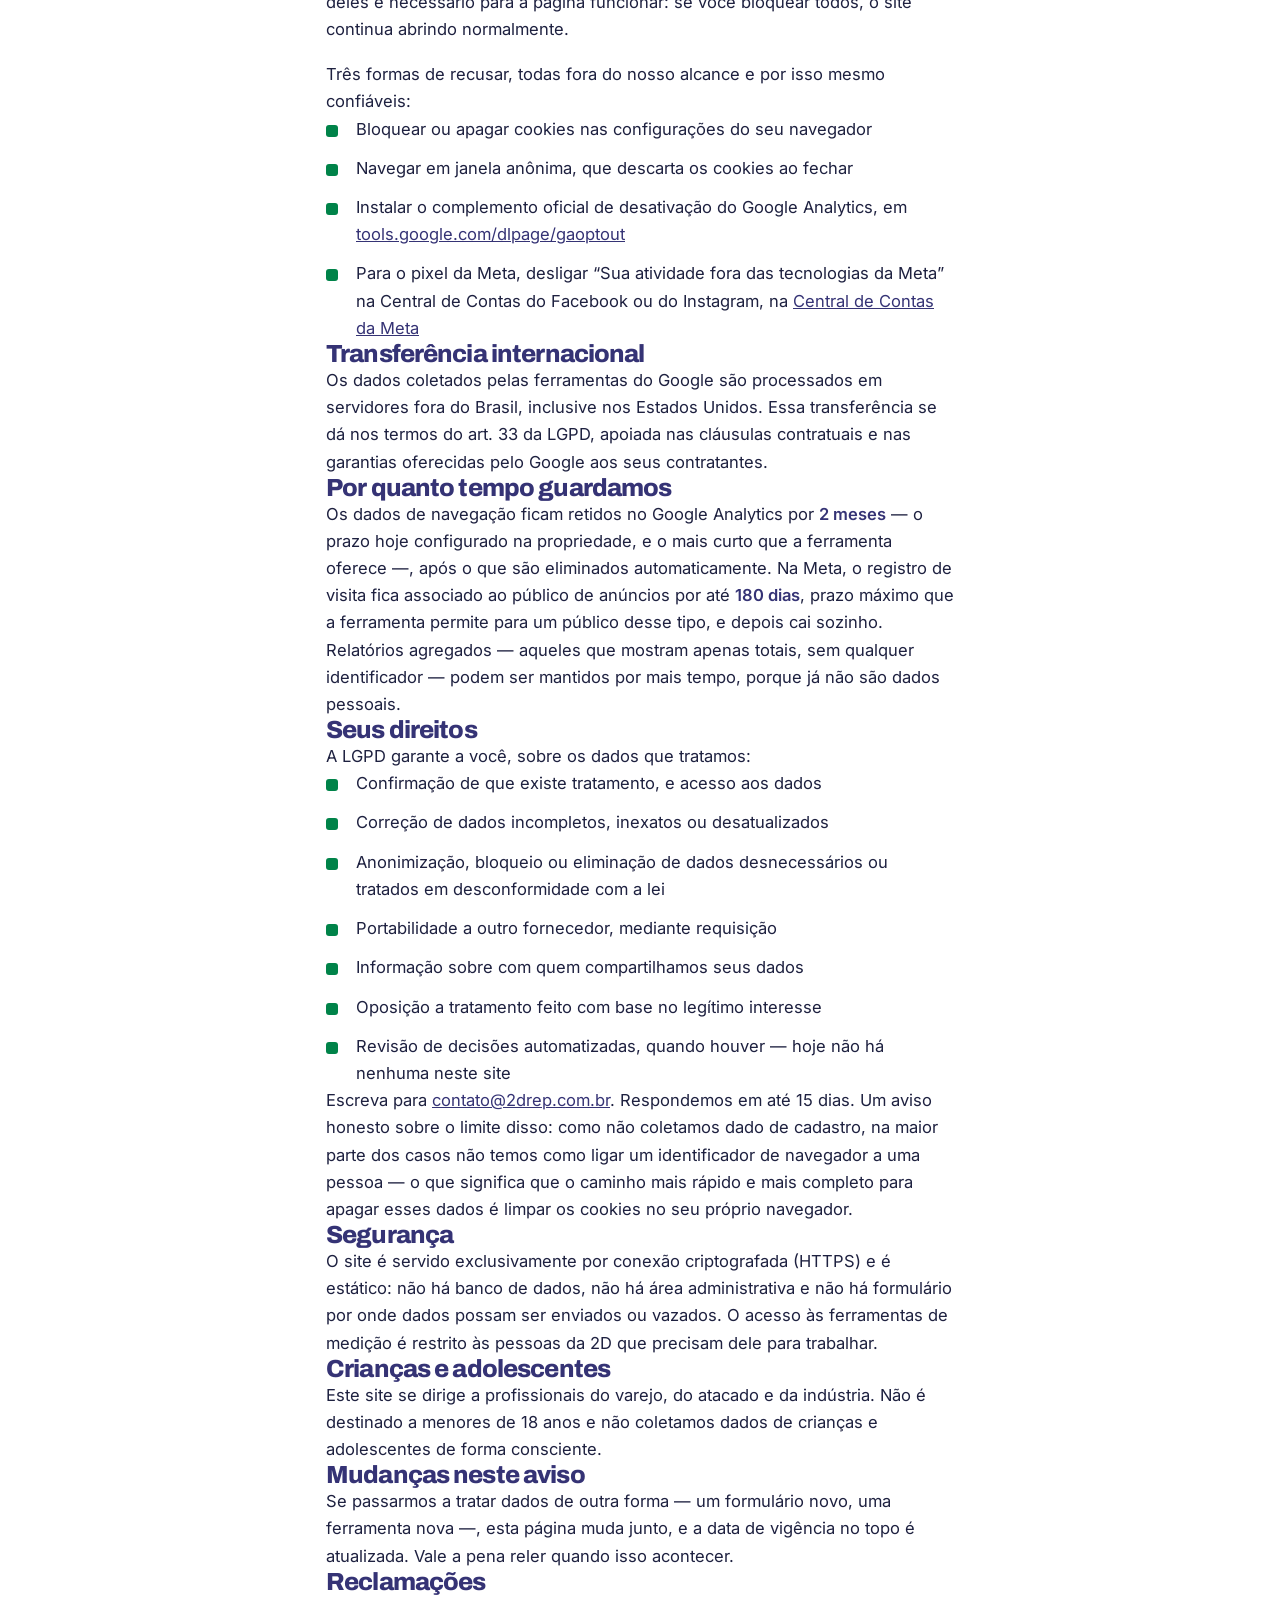
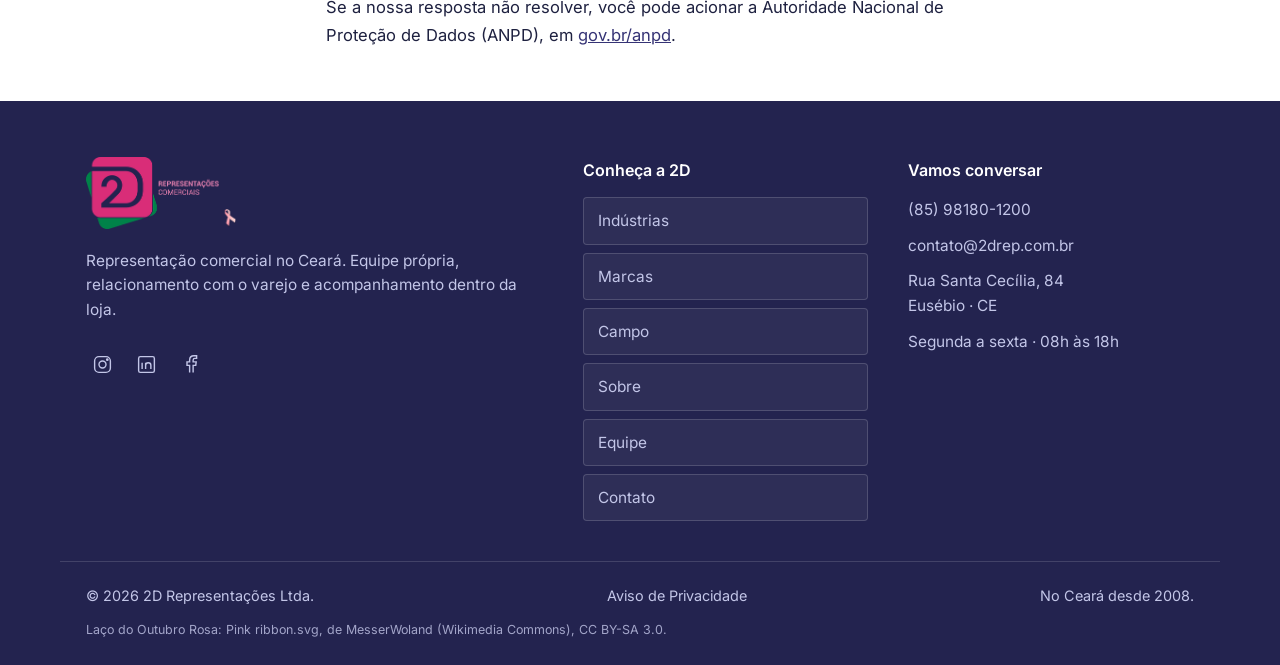
<file: privacidade.html>
<!DOCTYPE html><html lang="pt-BR"><head><meta charset="utf-8"><meta name="viewport" content="width=device-width, initial-scale=1"><title>Aviso de Privacidade | 2D Representações</title><meta name="description" content="Como o site da 2D Representações trata dados de navegação: o que o Google Analytics e o pixel da Meta medem, com que base legal, como recusar os cookies e quais direitos a LGPD garante a você."><meta name="theme-color" content="#353375"><!-- Propriedade "https://2drep.com.br/" no Google Search Console, verificada por
         metatag em 27/09/2026. Fica no layout, e nao como arquivo solto na raiz, porque
         o arquivo alguem apaga numa faxina e a propriedade cai junto. NAO REMOVER:
         o Google reconfere de tempos em tempos. O Search Console e o que sustenta a
         indexacao, o envio do sitemap e a remocao de URL — e e pre-requisito da
         verificacao de marca que libera o acesso Basico da API do Google Ads. --><meta name="google-site-verification" content="L3gNY5Cax0-ZKSfytOoUNS5yZfPrORazYYEIP8anbDY"><!-- Verificação de domínio da Meta (Configurações do negócio › Domínios, 27/09/2026): sustenta a verificação da empresa do portfólio 2drepres. --><meta name="facebook-domain-verification" content="d10u3vdebnchkim8b451quhq4npfpv"><link rel="canonical" href="https://2drep.com.br/privacidade.html"><meta property="og:title" content="Aviso de Privacidade | 2D Representações"><meta property="og:description" content="Como o site da 2D Representações trata dados de navegação: o que o Google Analytics e o pixel da Meta medem, com que base legal, como recusar os cookies e quais direitos a LGPD garante a você."><meta property="og:type" content="website"><!-- Icone da aba e do resultado de busca. Ate 26/09/2026 isto apontava para
         logo-color.png, que e RETANGULAR (640x349): navegador e buscador espremem
         ou cortam. Agora sao quadrados de verdade, gerados do simbolo em alta
         (marca/logo/png/simbolo-cor.png, 3334px). Os tamanhos sao multiplos de 48
         porque e o que o Google exige para mostrar o icone ao lado do resultado. --><!-- Logos publicas (aba, cabecalho, rodape, JSON-LD) vem de src/lib/tema.ts:
         uma chave so liga e desliga o tema sazonal (Outubro Rosa 2026, ate 01/11). --><link rel="icon" type="image/png" sizes="48x48" href="/assets/logo/outubro-rosa/favicon-48.png"><link rel="icon" type="image/png" sizes="96x96" href="/assets/logo/outubro-rosa/favicon-96.png"><link rel="icon" type="image/png" sizes="192x192" href="/assets/logo/outubro-rosa/favicon-192.png"><link rel="apple-touch-icon" href="/assets/logo/outubro-rosa/apple-touch-icon.png"><!-- A logo do cabecalho e WEBP SEM PERDA de 320x175 (13,6 KB). Era o mesmo
         logo-color.png de 640x349 e 48,6 KB, que a home baixava inteiro para
         exibir 139px de largura (CSS: .logo{height:76px}) — 35 KB gastos em
         pixel que ninguem ve. O PNG continua no disco porque e ele que o
         JSON-LD entrega ao Google como logo da Organization. --><!-- Google tag: AW-18473481970 (Ads) + G-D82GPBVWT2 (GA4), servidos pelo mesmo
         conteiner. O GA4 entra como destino da tag, nao como config aqui: o porque,
         com os numeros, esta no AGENTS.md em `ga4-ratos`. --><script async src="https://www.googletagmanager.com/gtag/js?id=AW-18473481970"></script><script type="module">window.dataLayer=window.dataLayer||[];function e(){dataLayer.push(arguments)}window.gtag=e,e(`js`,new Date),e(`config`,`AW-18473481970`);</script><!-- Meta Pixel 1395801758838823 (conta de anuncios 2drep, portfolio 2drepres).
         Criado em 27/09/2026 pela skill meta-ads-ratos; mede visita (PageView) para
         publico de remarketing e conversao das campanhas da Meta. Aviso em /privacidade.
         O fbevents.js (~150 KB) so e baixado na primeira interacao (rolagem, toque,
         tecla) ou apos 5 s — o que vier antes. Assim o diretor no 4G recebe a pagina
         inteira antes do pixel, e a home continua dentro do teto de 1 MB da spec
         (tests/test-orcamento.mjs mede ate o networkidle). O fbq() enfileira
         chamadas ate o script chegar, entao o PageView nao se perde. --><script type="module">(function(e,t,n,r,i,a,o){if(e.fbq)return;i=e.fbq=function(){i.callMethod?i.callMethod.apply(i,arguments):i.queue.push(arguments)},e._fbq||=i,i.push=i,i.loaded=!0,i.version=`2.0`,i.queue=[];var s=!1;function c(){s||(s=!0,a=t.createElement(n),a.async=!0,a.src=r,o=t.getElementsByTagName(n)[0],o.parentNode.insertBefore(a,o))}[`scroll`,`pointerdown`,`touchstart`,`keydown`].forEach(function(t){e.addEventListener(t,c,{once:!0,passive:!0})}),e.setTimeout(c,5e3)})(window,document,`script`,`https://connect.facebook.net/en_US/fbevents.js`),fbq(`init`,`1395801758838823`),fbq(`track`,`PageView`);</script><noscript><img height="1" width="1" style="display:none" alt="" src="https://www.facebook.com/tr?id=1395801758838823&ev=PageView&noscript=1"></noscript><meta name="astro-view-transitions-enabled" content="true"><meta name="astro-view-transitions-fallback" content="animate"><script type="module" src="/_astro/ClientRouter.astro_astro_type_script_index_0_lang.CYDbzu1r.js"></script><link rel="stylesheet" href="/_astro/Base.eDkZZ_Z4.css"></head><body><a class="skip-link" href="#conteudo">Pular para o conteúdo</a><header class="site-header"><div class="container header-inner"><a class="logo-link" href="/index.html" aria-label="2D Representações — início"><img class="logo" src="/assets/logo/outubro-rosa/logo.webp" alt="2D Representações" width="317" height="152"></a><button class="menu-toggle" aria-controls="navegacao" aria-expanded="false" hidden>Menu <span aria-hidden="true">☰</span></button><nav class="main-nav" id="navegacao" aria-label="Navegação principal"><a href="/industrias.html">Indústrias</a><a href="/marcas.html">Marcas</a><a href="/campo.html">Campo</a><a href="/sobre.html">Sobre</a><a href="/equipe.html">Equipe</a><a href="/contato.html">Contato</a></nav><div class="header-redes"><div class="redes" aria-label="Redes sociais da 2D"><a href="https://instagram.com/2drepres" aria-label="Instagram" target="_blank" rel="noopener noreferrer"><svg viewBox="0 0 24 24" fill="none" stroke="currentColor" stroke-width="1.6" aria-hidden="true"><rect x="3" y="3" width="18" height="18" rx="5"/><circle cx="12" cy="12" r="4"/><circle cx="17.5" cy="6.5" r=".8"/></svg></a><a href="https://www.linkedin.com/company/2drepres/" aria-label="LinkedIn" target="_blank" rel="noopener noreferrer"><svg viewBox="0 0 24 24" fill="none" stroke="currentColor" stroke-width="1.6" aria-hidden="true"><rect x="3" y="3" width="18" height="18" rx="2"/><path d="M7 10v7m0-10v.1M11 17v-7m0 3c0-4 6-4 6 0v4"/></svg></a><a href="https://www.facebook.com/profile.php?id=61594131366941" aria-label="Facebook" target="_blank" rel="noopener noreferrer"><svg viewBox="0 0 24 24" fill="none" stroke="currentColor" stroke-width="1.6" aria-hidden="true"><path d="M15 21v-8h3l.5-4H15V7c0-1 .5-2 2-2h2V2h-3c-3 0-5 2-5 5v2H8v4h3v8"/></svg></a></div></div></div></header><main id="conteudo" tabindex="-1"><section class="hero">
    <div class="container hero-inner">
      <div>
        <h1>Aviso de Privacidade</h1>
        <p class="hero-lead">Este site não tem cadastro, não tem carrinho e não pede seus dados em formulário. O que ele faz é medir audiência — quantas pessoas chegam, por onde chegam e o que leem. Esta página explica exatamente isso, em português, e o que você pode exigir de nós.</p>
      </div>
    </div>
  </section>

  <section class="section">
    <div class="container prose">
      <p class="mono">Vigente desde 27 de setembro de 2026</p>

      <h2>Quem é o responsável pelos seus dados</h2>
      <p>A <strong>2D Representações LTDA</strong>, inscrita no CNPJ sob o nº 09.538.432/0001-25, com sede na Rua Santa Cecília, 84, Centro, Eusébio/CE, CEP 61760-000, é a controladora dos dados pessoais tratados neste site, nos termos da Lei nº 13.709/2018 (Lei Geral de Proteção de Dados).</p>
      <p>Canal para assuntos de privacidade, incluindo o exercício dos direitos descritos abaixo: <a href="mailto:contato@2drep.com.br">contato@2drep.com.br</a>.</p>

      <h2>O que este site coleta</h2>
      <p>Só dados de navegação, e por meio das ferramentas de medição do Google e do pixel da Meta. Na prática:</p>
      <ul class="list-marks">
        <li>Endereço IP, tratado de forma abreviada pelo Google Analytics — serve para estimar a região de origem, não para identificar você</li>
        <li>Tipo de dispositivo, navegador, sistema operacional, idioma e resolução de tela</li>
        <li>Páginas visitadas, tempo em cada uma e caminho percorrido dentro do site</li>
        <li>Origem da visita: se veio de busca, de rede social, de um anúncio ou digitando o endereço</li>
        <li>Interações medidas automaticamente: rolagem de página, cliques em links que levam para fora, reprodução de vídeo</li>
        <li>Identificadores aleatórios gravados em cookies, que permitem reconhecer um mesmo navegador entre uma visita e outra</li>
        <li>O registro de que este site foi visitado, enviado ao <strong>pixel da Meta</strong> (Facebook e Instagram) — serve para mostrar nossos anúncios a quem já passou por aqui e para medir se um anúncio trouxe a visita. Se você estiver conectado ao Facebook ou ao Instagram no mesmo navegador, a Meta pode associar essa visita ao seu perfil, sob a política de privacidade dela</li>
      </ul>
      <p><strong>O que este site não coleta:</strong> nome, CPF, telefone, endereço, dados de pagamento ou qualquer dado de cadastro. Não existe formulário, login ou área restrita. Os botões de contato abrem seu e-mail ou seu WhatsApp — a partir dali a conversa acontece nessas ferramentas, e o que você escolher nos contar por lá chega diretamente a nós, não por este site.</p>

      <h2>Para que usamos</h2>
      <ul class="list-marks">
        <li><strong>Entender a audiência:</strong> saber quais conteúdos interessam, quais páginas não cumprem o que prometem e de onde vem quem nos procura</li>
        <li><strong>Medir anúncios:</strong> saber se um anúncio que veiculamos trouxe visitas de verdade</li>
        <li><strong>Manter o site de pé:</strong> identificar erros, páginas quebradas e problemas de desempenho</li>
      </ul>
      <p>Não usamos esses dados para formar perfil de crédito, não os vendemos e não os cruzamos com a nossa base comercial de clientes.</p>

      <h2>Com que base legal</h2>
      <p>O tratamento se apoia no <strong>legítimo interesse</strong> (art. 7º, inciso IX, da LGPD): medir a audiência do próprio site é atividade esperada de quem o mantém, feita com dados que não identificam você diretamente e no menor grau necessário para a finalidade. Sempre que o tratamento depender da sua manifestação, pediremos consentimento de forma destacada, na própria página.</p>
      <p>Você pode se opor a esse tratamento a qualquer momento, e a seção sobre cookies explica como fazê-lo por conta própria, sem depender de nós.</p>

      <h2>Com quem compartilhamos</h2>
      <p>Com o <strong>Google</strong>, que fornece as ferramentas de medição usadas aqui: o Google Analytics 4 e o Google Ads. É o Google quem processa esses dados em nosso nome, sob os termos de serviço dele.</p>
      <p>Com a <strong>Meta</strong>, dona do Facebook e do Instagram, por meio do pixel instalado neste site: ela recebe o registro da visita e o usa para os anúncios da 2D nessas redes e para a medição deles, nos termos de serviço das Ferramentas de Negócios da Meta.</p>
      <p>Não compartilhamos dados de navegação com as indústrias que representamos, com clientes, nem com qualquer outro terceiro — salvo exigência legal ou ordem de autoridade competente.</p>

      <h2>O WhatsApp da 2D</h2>
      <p>O número <strong>(85) 98180-1200</strong>, que aparece neste site, é atendido pelo aplicativo WhatsApp Business e, desde setembro de 2026, também pela <strong>API oficial do WhatsApp</strong> (WhatsApp Business Platform, da Meta Platforms). Isso muda o que acontece com o que você nos manda por lá:</p>
      <ul class="list-marks">
        <li><strong>O que tratamos:</strong> o seu número, o nome do seu perfil e o conteúdo que você mesmo nos envia — mensagens, fotos e documentos. Nada é coletado além do que chega na conversa.</li>
        <li><strong>Para quê:</strong> atender você e organizar o trabalho da equipe. As fotos de gôndola que os nossos promotores enviam por esse número servem para pesquisa de preço e de exposição nas lojas; não há decisão automatizada sobre pessoas.</li>
        <li><strong>Onde fica:</strong> uma cópia das mensagens recebidas pela API fica em um servidor da própria 2D, com acesso restrito à equipe, e é <strong>apagada em 90 dias</strong>. No aplicativo do celular, a conversa segue as regras normais do WhatsApp.</li>
        <li><strong>Quem mais vê:</strong> a <strong>Meta</strong>, que transporta e processa as mensagens como operadora da plataforma, nos termos do WhatsApp Business e da Política de Privacidade do WhatsApp. Não usamos essas conversas para publicidade e não as repassamos às indústrias que representamos além do estritamente necessário para atender o seu pedido.</li>
        <li><strong>Base legal:</strong> execução de contrato ou de providências a seu pedido (art. 7º, V, da LGPD) para o atendimento, e legítimo interesse (art. 7º, IX) para a organização interna do trabalho de campo.</li>
      </ul>
      <p>Para pedir a exclusão do que tratamos a partir de uma conversa no WhatsApp, escreva para <a href="mailto:contato@2drep.com.br">contato@2drep.com.br</a> informando o número de telefone usado — respondemos em até 15 dias e apagamos a cópia que está conosco. Mensagens já enviadas ao próprio WhatsApp seguem as regras da Meta.</p>

      <h2>Cookies, e como desligá-los</h2>
      <p>Cookie é um arquivo pequeno que o site guarda no seu navegador. Os que usamos aqui são de medição, colocados pelo Google e pela Meta, e nenhum deles é necessário para a página funcionar: se você bloquear todos, o site continua abrindo normalmente.</p>
      <p>Três formas de recusar, todas fora do nosso alcance e por isso mesmo confiáveis:</p>
      <ul class="list-marks">
        <li>Bloquear ou apagar cookies nas configurações do seu navegador</li>
        <li>Navegar em janela anônima, que descarta os cookies ao fechar</li>
        <li>Instalar o complemento oficial de desativação do Google Analytics, em <a href="https://tools.google.com/dlpage/gaoptout">tools.google.com/dlpage/gaoptout</a></li>
        <li>Para o pixel da Meta, desligar &ldquo;Sua atividade fora das tecnologias da Meta&rdquo; na Central de Contas do Facebook ou do Instagram, na <a href="https://accountscenter.facebook.com/info_and_permissions/">Central de Contas da Meta</a></li>
      </ul>

      <h2>Transferência internacional</h2>
      <p>Os dados coletados pelas ferramentas do Google são processados em servidores fora do Brasil, inclusive nos Estados Unidos. Essa transferência se dá nos termos do art. 33 da LGPD, apoiada nas cláusulas contratuais e nas garantias oferecidas pelo Google aos seus contratantes.</p>

      <h2>Por quanto tempo guardamos</h2>
      <p>Os dados de navegação ficam retidos no Google Analytics por <strong>2 meses</strong> — o prazo hoje configurado na propriedade, e o mais curto que a ferramenta oferece —, após o que são eliminados automaticamente. Na Meta, o registro de visita fica associado ao público de anúncios por até <strong>180 dias</strong>, prazo máximo que a ferramenta permite para um público desse tipo, e depois cai sozinho. Relatórios agregados — aqueles que mostram apenas totais, sem qualquer identificador — podem ser mantidos por mais tempo, porque já não são dados pessoais.</p>

      <h2>Seus direitos</h2>
      <p>A LGPD garante a você, sobre os dados que tratamos:</p>
      <ul class="list-marks">
        <li>Confirmação de que existe tratamento, e acesso aos dados</li>
        <li>Correção de dados incompletos, inexatos ou desatualizados</li>
        <li>Anonimização, bloqueio ou eliminação de dados desnecessários ou tratados em desconformidade com a lei</li>
        <li>Portabilidade a outro fornecedor, mediante requisição</li>
        <li>Informação sobre com quem compartilhamos seus dados</li>
        <li>Oposição a tratamento feito com base no legítimo interesse</li>
        <li>Revisão de decisões automatizadas, quando houver — hoje não há nenhuma neste site</li>
      </ul>
      <p>Escreva para <a href="mailto:contato@2drep.com.br">contato@2drep.com.br</a>. Respondemos em até 15 dias. Um aviso honesto sobre o limite disso: como não coletamos dado de cadastro, na maior parte dos casos não temos como ligar um identificador de navegador a uma pessoa — o que significa que o caminho mais rápido e mais completo para apagar esses dados é limpar os cookies no seu próprio navegador.</p>

      <h2>Segurança</h2>
      <p>O site é servido exclusivamente por conexão criptografada (HTTPS) e é estático: não há banco de dados, não há área administrativa e não há formulário por onde dados possam ser enviados ou vazados. O acesso às ferramentas de medição é restrito às pessoas da 2D que precisam dele para trabalhar.</p>

      <h2>Crianças e adolescentes</h2>
      <p>Este site se dirige a profissionais do varejo, do atacado e da indústria. Não é destinado a menores de 18 anos e não coletamos dados de crianças e adolescentes de forma consciente.</p>

      <h2>Mudanças neste aviso</h2>
      <p>Se passarmos a tratar dados de outra forma — um formulário novo, uma ferramenta nova —, esta página muda junto, e a data de vigência no topo é atualizada. Vale a pena reler quando isso acontecer.</p>

      <h2>Reclamações</h2>
      <p>Se a nossa resposta não resolver, você pode acionar a Autoridade Nacional de Proteção de Dados (ANPD), em <a href="https://www.gov.br/anpd">gov.br/anpd</a>.</p>
    </div>
  </section>
</main><footer class="site-footer"><div class="container footer-top"><div class="footer-brand"><a href="/index.html"><img src="/assets/logo/outubro-rosa/logo-rodape.webp" alt="2D Representações" class="logo-footer" width="317" height="152" loading="lazy"></a><p>Representação comercial no Ceará. Equipe própria, relacionamento com o varejo e acompanhamento dentro da loja.</p><div class="redes" aria-label="Redes sociais da 2D"><a href="https://instagram.com/2drepres" aria-label="Instagram" target="_blank" rel="noopener noreferrer"><svg viewBox="0 0 24 24" fill="none" stroke="currentColor" stroke-width="1.6" aria-hidden="true"><rect x="3" y="3" width="18" height="18" rx="5"/><circle cx="12" cy="12" r="4"/><circle cx="17.5" cy="6.5" r=".8"/></svg></a><a href="https://www.linkedin.com/company/2drepres/" aria-label="LinkedIn" target="_blank" rel="noopener noreferrer"><svg viewBox="0 0 24 24" fill="none" stroke="currentColor" stroke-width="1.6" aria-hidden="true"><rect x="3" y="3" width="18" height="18" rx="2"/><path d="M7 10v7m0-10v.1M11 17v-7m0 3c0-4 6-4 6 0v4"/></svg></a><a href="https://www.facebook.com/profile.php?id=61594131366941" aria-label="Facebook" target="_blank" rel="noopener noreferrer"><svg viewBox="0 0 24 24" fill="none" stroke="currentColor" stroke-width="1.6" aria-hidden="true"><path d="M15 21v-8h3l.5-4H15V7c0-1 .5-2 2-2h2V2h-3c-3 0-5 2-5 5v2H8v4h3v8"/></svg></a></div></div><div class="footer-col"><p class="footer-title">Conheça a 2D</p><ul class="footer-list footer-nav"><li><a href="/industrias.html">Indústrias</a></li><li><a href="/marcas.html">Marcas</a></li><li><a href="/campo.html">Campo</a></li><li><a href="/sobre.html">Sobre</a></li><li><a href="/equipe.html">Equipe</a></li><li><a href="/contato.html">Contato</a></li></ul></div><div class="footer-col"><p class="footer-title">Vamos conversar</p><ul class="footer-list"><li><a href="https://wa.me/5585981801200">(85) 98180-1200</a></li><li><a href="mailto:contato@2drep.com.br">contato@2drep.com.br</a></li><li>Rua Santa Cecília, 84<br>Eusébio · CE</li><li>Segunda a sexta · 08h às 18h</li></ul></div></div><div class="container footer-bottom"><p>© 2026 2D Representações Ltda.</p><p><a href="/privacidade.html">Aviso de Privacidade</a></p><p>No Ceará desde 2008.</p></div><p class="container footer-credito">Laço do Outubro Rosa: <a href="https://commons.wikimedia.org/wiki/File:Pink_ribbon.svg" target="_blank" rel="noopener noreferrer">Pink ribbon.svg</a>, de MesserWoland (Wikimedia Commons), <a href="https://creativecommons.org/licenses/by-sa/3.0/" target="_blank" rel="noopener noreferrer">CC BY-SA 3.0</a>.</p></footer><dialog id="foto-ampliada" class="foto-dialog" aria-label="Foto de campo ampliada"><form method="dialog"><button>Fechar ×</button></form><figure><img alt=""><figcaption></figcaption></figure></dialog><script type="module">var e;function t(){e?.abort(),e=new AbortController;let{signal:t}=e,n=document.querySelector(`.menu-toggle`),r=document.querySelector(`#navegacao`);if(n&&r){n.hidden=!1,document.documentElement.classList.add(`menu-pronto`);let e=()=>{n.setAttribute(`aria-expanded`,`false`),r.classList.remove(`aberto`)};n.addEventListener(`click`,()=>{let e=n.getAttribute(`aria-expanded`)!==`true`;n.setAttribute(`aria-expanded`,String(e)),r.classList.toggle(`aberto`,e)},{signal:t}),document.addEventListener(`keydown`,t=>{t.key===`Escape`&&(e(),n.focus())},{signal:t}),r.addEventListener(`click`,e,{signal:t})}let i=document.querySelector(`[data-filtros]`);if(i){i.hidden=!1;let e=i.querySelector(`[name=praca]`),n=i.querySelector(`[name=marca]`),r=i.querySelector(`[role=status]`),a=[...document.querySelectorAll(`[data-peca]`)],o=(t=!0)=>{let i=0;for(let t of a){let r=JSON.parse(t.dataset.marcas||`[]`);t.hidden=!!(e.value&&t.dataset.praca!==e.value||n.value&&!r.includes(n.value)),t.hidden||i++}document.querySelectorAll(`[data-mes]`).forEach(e=>{e.hidden=!e.querySelector(`[data-peca]:not([hidden])`)});let o=document.querySelector(`.sem-resultado`);if(o&&(o.hidden=i>0),r.textContent=`${i} ${i===1?`registro`:`registros`}`,t){let t=new URL(location.href);for(let r of[e,n])r.value?t.searchParams.set(r.name,r.value):t.searchParams.delete(r.name);t.href!==location.href&&history.pushState({},``,t)}},s=()=>{let t=new URLSearchParams(location.search);for(let r of[e,n]){let e=t.get(r.name)||``;r.value=[...r.options].some(t=>t.value===e)?e:``}o(!1)};i.addEventListener(`change`,()=>o(),{signal:t}),i.addEventListener(`submit`,e=>{e.preventDefault(),o()},{signal:t}),i.addEventListener(`reset`,()=>{e.value=``,n.value=``,o()},{signal:t}),window.addEventListener(`popstate`,s,{signal:t}),s()}document.querySelectorAll(`[data-foto]`).forEach(e=>{e.addEventListener(`click`,t=>{if(t.ctrlKey||t.metaKey||t.shiftKey||t.altKey)return;let n=document.querySelector(`#foto-ampliada`),r=e.querySelector(`img`);if(!n||!r)return;t.preventDefault();let i=n.querySelector(`img`);i.src=r.currentSrc||r.src,i.alt=r.alt,n.querySelector(`figcaption`).textContent=r.alt,n.showModal()},{signal:t})});let a=document.querySelector(`#foto-ampliada`);a?.addEventListener(`click`,e=>{e.target===a&&a.close()},{signal:t}),document.addEventListener(`click`,e=>{let t=e.target instanceof Element?e.target.closest(`a[href]`):null;if(!t)return;let n=t.getAttribute(`href`)||``,r=n.startsWith(`mailto:`)?`email`:n.startsWith(`tel:`)?`telefone`:/^https?:\/\/(wa\.me|api\.whatsapp\.com)\//.test(n)?`whatsapp`:``;if(!r)return;let i=`sem texto`;if(r===`whatsapp`)try{i=new URL(n,location.href).searchParams.get(`text`)?.slice(0,60)||`sem texto`}catch{}let a={metodo:r,pagina:location.pathname,marcador:i},o=window;o.gtag?o.gtag(`event`,`generate_lead`,a):(o.dataLayer=o.dataLayer||[]).push([`event`,`generate_lead`,a]),o.fbq?.(`trackCustom`,`Contato`,a)},{signal:t,capture:!0});let o=document.querySelector(`#hero-video`);if(o&&!matchMedia(`(prefers-reduced-motion: reduce)`).matches){let e=()=>o.play().then(()=>!0).catch(()=>!1),n=async()=>{if(o.preload=`auto`,await e())return;let n=async()=>{await e()&&i()},r=[`pointerdown`,`touchstart`,`scroll`,`keydown`],i=()=>r.forEach(e=>window.removeEventListener(e,n));r.forEach(e=>window.addEventListener(e,n,{passive:!0,signal:t}))};document.readyState===`complete`?n():window.addEventListener(`load`,n,{once:!0,signal:t})}}document.addEventListener(`astro:page-load`,t),document.addEventListener(`astro:before-swap`,()=>e?.abort());</script></body></html>
</file>
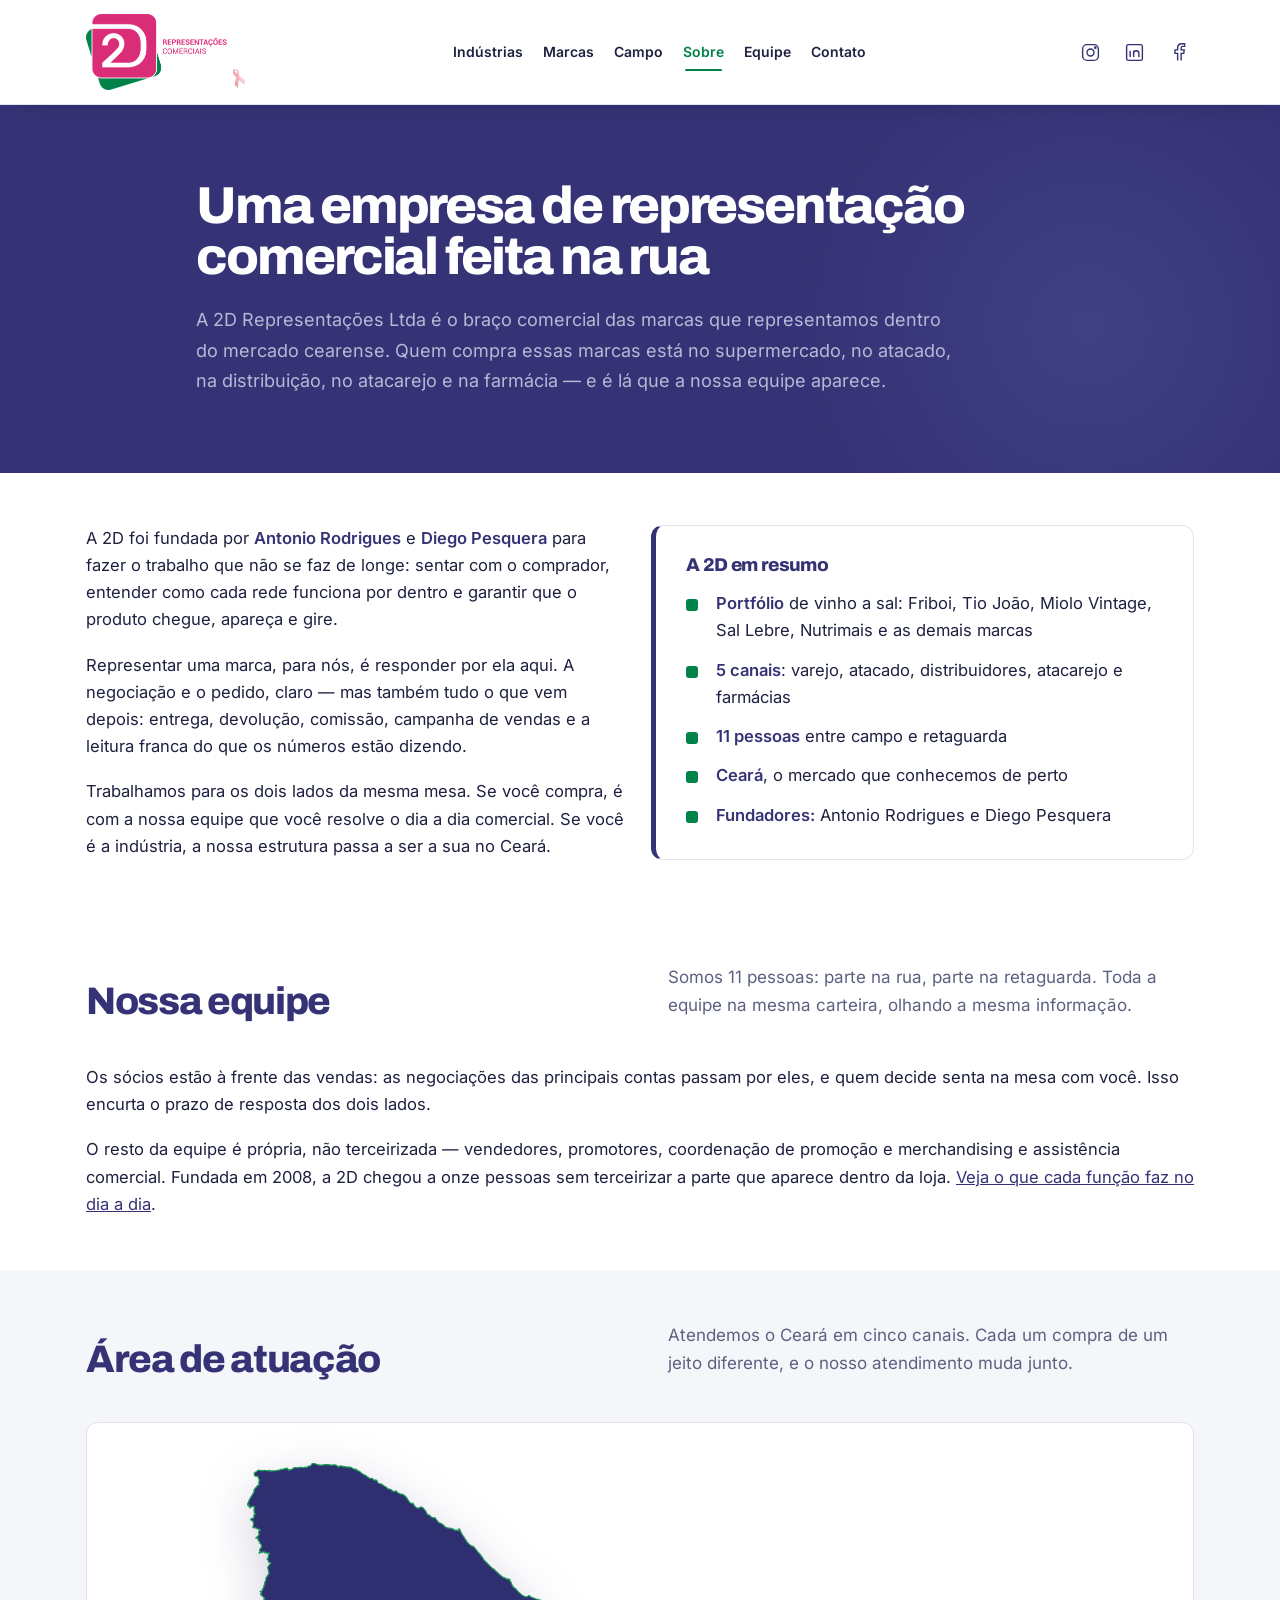
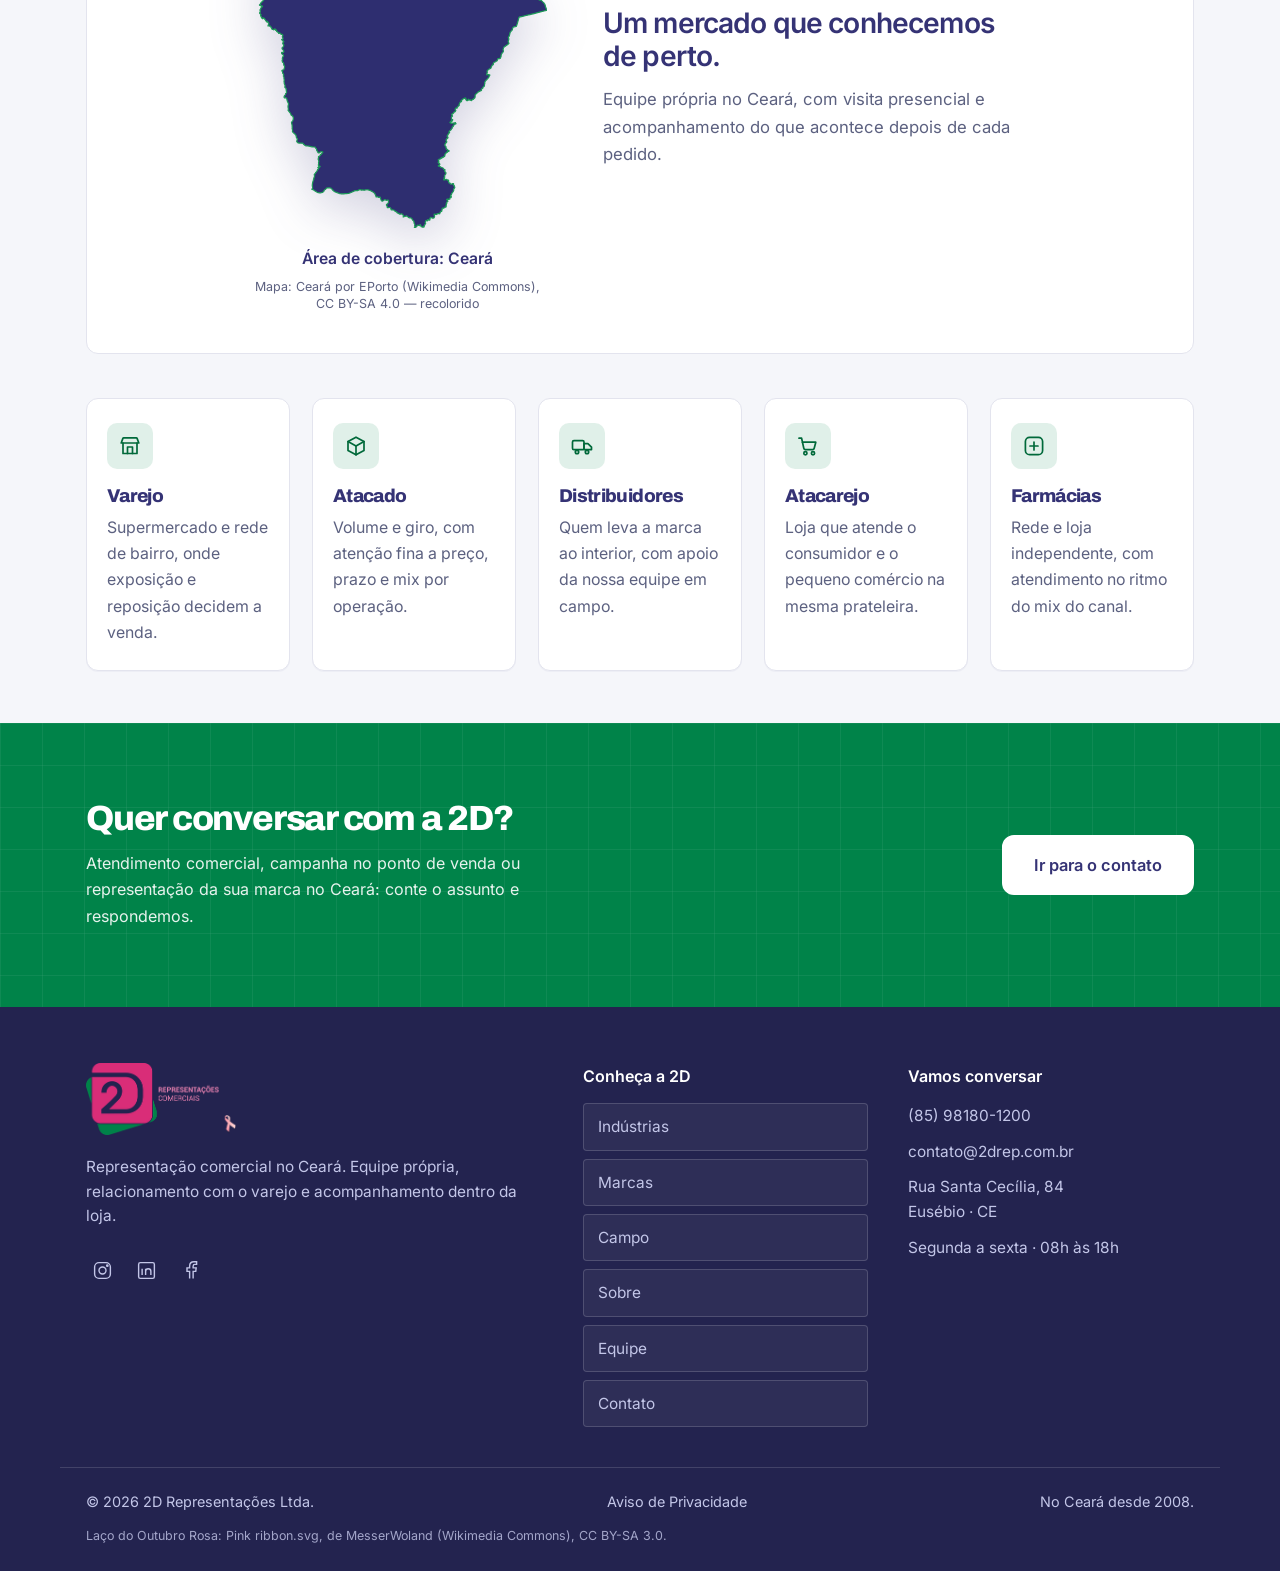
<file: sobre.html>
<!DOCTYPE html><html lang="pt-BR"><head><meta charset="utf-8"><meta name="viewport" content="width=device-width, initial-scale=1"><title>Sobre a 2D Representações | Eusébio, Ceará, desde 2008</title><meta name="description" content="Quem é a 2D Representações: empresa de representação comercial no Ceará, fundada por Antonio Rodrigues e Diego Pesquera, com equipe de 11 pessoas em campo e na retaguarda."><meta name="theme-color" content="#353375"><!-- Propriedade "https://2drep.com.br/" no Google Search Console, verificada por
         metatag em 27/09/2026. Fica no layout, e nao como arquivo solto na raiz, porque
         o arquivo alguem apaga numa faxina e a propriedade cai junto. NAO REMOVER:
         o Google reconfere de tempos em tempos. O Search Console e o que sustenta a
         indexacao, o envio do sitemap e a remocao de URL — e e pre-requisito da
         verificacao de marca que libera o acesso Basico da API do Google Ads. --><meta name="google-site-verification" content="L3gNY5Cax0-ZKSfytOoUNS5yZfPrORazYYEIP8anbDY"><!-- Verificação de domínio da Meta (Configurações do negócio › Domínios, 27/09/2026): sustenta a verificação da empresa do portfólio 2drepres. --><meta name="facebook-domain-verification" content="d10u3vdebnchkim8b451quhq4npfpv"><link rel="canonical" href="https://2drep.com.br/sobre.html"><meta property="og:title" content="Sobre a 2D Representações | Eusébio, Ceará, desde 2008"><meta property="og:description" content="Quem é a 2D Representações: empresa de representação comercial no Ceará, fundada por Antonio Rodrigues e Diego Pesquera, com equipe de 11 pessoas em campo e na retaguarda."><meta property="og:type" content="website"><!-- Icone da aba e do resultado de busca. Ate 26/09/2026 isto apontava para
         logo-color.png, que e RETANGULAR (640x349): navegador e buscador espremem
         ou cortam. Agora sao quadrados de verdade, gerados do simbolo em alta
         (marca/logo/png/simbolo-cor.png, 3334px). Os tamanhos sao multiplos de 48
         porque e o que o Google exige para mostrar o icone ao lado do resultado. --><!-- Logos publicas (aba, cabecalho, rodape, JSON-LD) vem de src/lib/tema.ts:
         uma chave so liga e desliga o tema sazonal (Outubro Rosa 2026, ate 01/11). --><link rel="icon" type="image/png" sizes="48x48" href="/assets/logo/outubro-rosa/favicon-48.png"><link rel="icon" type="image/png" sizes="96x96" href="/assets/logo/outubro-rosa/favicon-96.png"><link rel="icon" type="image/png" sizes="192x192" href="/assets/logo/outubro-rosa/favicon-192.png"><link rel="apple-touch-icon" href="/assets/logo/outubro-rosa/apple-touch-icon.png"><!-- A logo do cabecalho e WEBP SEM PERDA de 320x175 (13,6 KB). Era o mesmo
         logo-color.png de 640x349 e 48,6 KB, que a home baixava inteiro para
         exibir 139px de largura (CSS: .logo{height:76px}) — 35 KB gastos em
         pixel que ninguem ve. O PNG continua no disco porque e ele que o
         JSON-LD entrega ao Google como logo da Organization. --><!-- Google tag: AW-18473481970 (Ads) + G-D82GPBVWT2 (GA4), servidos pelo mesmo
         conteiner. O GA4 entra como destino da tag, nao como config aqui: o porque,
         com os numeros, esta no AGENTS.md em `ga4-ratos`. --><script async src="https://www.googletagmanager.com/gtag/js?id=AW-18473481970"></script><script type="module">window.dataLayer=window.dataLayer||[];function e(){dataLayer.push(arguments)}window.gtag=e,e(`js`,new Date),e(`config`,`AW-18473481970`);</script><!-- Meta Pixel 1395801758838823 (conta de anuncios 2drep, portfolio 2drepres).
         Criado em 27/09/2026 pela skill meta-ads-ratos; mede visita (PageView) para
         publico de remarketing e conversao das campanhas da Meta. Aviso em /privacidade.
         O fbevents.js (~150 KB) so e baixado na primeira interacao (rolagem, toque,
         tecla) ou apos 5 s — o que vier antes. Assim o diretor no 4G recebe a pagina
         inteira antes do pixel, e a home continua dentro do teto de 1 MB da spec
         (tests/test-orcamento.mjs mede ate o networkidle). O fbq() enfileira
         chamadas ate o script chegar, entao o PageView nao se perde. --><script type="module">(function(e,t,n,r,i,a,o){if(e.fbq)return;i=e.fbq=function(){i.callMethod?i.callMethod.apply(i,arguments):i.queue.push(arguments)},e._fbq||=i,i.push=i,i.loaded=!0,i.version=`2.0`,i.queue=[];var s=!1;function c(){s||(s=!0,a=t.createElement(n),a.async=!0,a.src=r,o=t.getElementsByTagName(n)[0],o.parentNode.insertBefore(a,o))}[`scroll`,`pointerdown`,`touchstart`,`keydown`].forEach(function(t){e.addEventListener(t,c,{once:!0,passive:!0})}),e.setTimeout(c,5e3)})(window,document,`script`,`https://connect.facebook.net/en_US/fbevents.js`),fbq(`init`,`1395801758838823`),fbq(`track`,`PageView`);</script><noscript><img height="1" width="1" style="display:none" alt="" src="https://www.facebook.com/tr?id=1395801758838823&ev=PageView&noscript=1"></noscript><meta name="astro-view-transitions-enabled" content="true"><meta name="astro-view-transitions-fallback" content="animate"><script type="module" src="/_astro/ClientRouter.astro_astro_type_script_index_0_lang.CYDbzu1r.js"></script><link rel="stylesheet" href="/_astro/Base.eDkZZ_Z4.css"></head><body><a class="skip-link" href="#conteudo">Pular para o conteúdo</a><header class="site-header"><div class="container header-inner"><a class="logo-link" href="/index.html" aria-label="2D Representações — início"><img class="logo" src="/assets/logo/outubro-rosa/logo.webp" alt="2D Representações" width="317" height="152"></a><button class="menu-toggle" aria-controls="navegacao" aria-expanded="false" hidden>Menu <span aria-hidden="true">☰</span></button><nav class="main-nav" id="navegacao" aria-label="Navegação principal"><a href="/industrias.html">Indústrias</a><a href="/marcas.html">Marcas</a><a href="/campo.html">Campo</a><a href="/sobre.html" aria-current="page">Sobre</a><a href="/equipe.html">Equipe</a><a href="/contato.html">Contato</a></nav><div class="header-redes"><div class="redes" aria-label="Redes sociais da 2D"><a href="https://instagram.com/2drepres" aria-label="Instagram" target="_blank" rel="noopener noreferrer"><svg viewBox="0 0 24 24" fill="none" stroke="currentColor" stroke-width="1.6" aria-hidden="true"><rect x="3" y="3" width="18" height="18" rx="5"/><circle cx="12" cy="12" r="4"/><circle cx="17.5" cy="6.5" r=".8"/></svg></a><a href="https://www.linkedin.com/company/2drepres/" aria-label="LinkedIn" target="_blank" rel="noopener noreferrer"><svg viewBox="0 0 24 24" fill="none" stroke="currentColor" stroke-width="1.6" aria-hidden="true"><rect x="3" y="3" width="18" height="18" rx="2"/><path d="M7 10v7m0-10v.1M11 17v-7m0 3c0-4 6-4 6 0v4"/></svg></a><a href="https://www.facebook.com/profile.php?id=61594131366941" aria-label="Facebook" target="_blank" rel="noopener noreferrer"><svg viewBox="0 0 24 24" fill="none" stroke="currentColor" stroke-width="1.6" aria-hidden="true"><path d="M15 21v-8h3l.5-4H15V7c0-1 .5-2 2-2h2V2h-3c-3 0-5 2-5 5v2H8v4h3v8"/></svg></a></div></div></div></header><main id="conteudo" tabindex="-1"><section class="hero">
    <div class="container hero-inner">
      <div>
        <h1>Uma empresa de representação comercial feita na rua</h1>
        <p class="hero-lead">A 2D Representações Ltda é o braço comercial das marcas que representamos dentro do mercado cearense. Quem compra essas marcas está no supermercado, no atacado, na distribuição, no atacarejo e na farmácia — e é lá que a nossa equipe aparece.</p>
      </div>
    </div>
  </section>

  <section class="section">
    <div class="container">
      <div class="cards cards-2">
        <div class="prose rv">
          <p>A 2D foi fundada por <strong>Antonio Rodrigues</strong> e <strong>Diego Pesquera</strong> para fazer o trabalho que não se faz de longe: sentar com o comprador, entender como cada rede funciona por dentro e garantir que o produto chegue, apareça e gire.</p>
          <p>Representar uma marca, para nós, é responder por ela aqui. A negociação e o pedido, claro — mas também tudo o que vem depois: entrega, devolução, comissão, campanha de vendas e a leitura franca do que os números estão dizendo.</p>
          <p>Trabalhamos para os dois lados da mesma mesa. Se você compra, é com a nossa equipe que você resolve o dia a dia comercial. Se você é a indústria, a nossa estrutura passa a ser a sua no Ceará.</p>
        </div>
        <div class="panel rv d1">
          <h3>A 2D em resumo</h3>
          <ul class="list-marks">
            <li><strong>Portfólio</strong> de vinho a sal: Friboi, Tio João, Miolo Vintage, Sal Lebre, Nutrimais e as demais marcas</li>
            <li><strong>5 canais</strong>: varejo, atacado, distribuidores, atacarejo e farmácias</li>
            <li><strong>11 pessoas</strong> entre campo e retaguarda</li>
            <li><strong>Ceará</strong>, o mercado que conhecemos de perto</li>
            <li><strong>Fundadores:</strong> Antonio Rodrigues e Diego Pesquera</li>
          </ul>
        </div>
      </div>
    </div>
  </section>


  <section class="section">
    <div class="container">
      <div class="section-head">
        <h2 class="section-title rv d1">Nossa equipe</h2>
        <p class="rv d2">Somos 11 pessoas: parte na rua, parte na retaguarda. Toda a equipe na mesma carteira, olhando a mesma informação.</p>
      </div>
      <div class="prose rv" style="max-width:none">
        <div>
          <p>Os sócios estão à frente das vendas: as negociações das principais contas passam por eles, e quem decide senta na mesa com você. Isso encurta o prazo de resposta dos dois lados.</p>
          <p>O resto da equipe é própria, não terceirizada — vendedores, promotores, coordenação de promoção e merchandising e assistência comercial. Fundada em 2008, a 2D chegou a onze pessoas sem terceirizar a parte que aparece dentro da loja. <a href="/equipe.html">Veja o que cada função faz no dia a dia</a>.</p>
        </div>
      </div>
    </div>
  </section>

  <section class="section section-paper">
    <div class="container">
      <div class="section-head">
        <h2 class="section-title rv d1">Área de atuação</h2>
        <p class="rv d2">Atendemos o Ceará em cinco canais. Cada um compra de um jeito diferente, e o nosso atendimento muda junto.</p>
      </div>

      <div class="mapa-bloco rv">
        <figure class="mapa-figura">
          <img src="/assets/mapa/ceara.svg" alt="Contorno do estado do Ceará" class="mapa-ceara" width="746" height="907">
          <figcaption>
            Área de cobertura: Ceará
            <span class="mapa-credito">Mapa: Ceará por EPorto (Wikimedia Commons), CC BY-SA 4.0 — recolorido</span>
          </figcaption>
        </figure>
        <div class="mapa-texto">
          <p class="mapa-destaque">Um mercado que conhecemos de perto.</p>
          <p>Equipe própria no Ceará, com visita presencial e acompanhamento do que acontece depois de cada pedido.</p>
        </div>
      </div>

      <div class="cards cards-5">
        <div class="card rv">
          <span class="icon" aria-hidden="true">
            <svg viewBox="0 0 24 24" fill="none" stroke="currentColor" stroke-width="1.7" stroke-linecap="round" stroke-linejoin="round"><path d="M3.2 9h17.6l-1.6-4.4a1 1 0 0 0-.94-.66H5.74a1 1 0 0 0-.94.66L3.2 9z"/><path d="M5 9v10.5h14V9"/><path d="M9.5 19.5V13h5v6.5"/></svg>
          </span>
          <h3>Varejo</h3>
          <p>Supermercado e rede de bairro, onde exposição e reposição decidem a venda.</p>
        </div>
        <div class="card rv">
          <span class="icon" aria-hidden="true">
            <svg viewBox="0 0 24 24" fill="none" stroke="currentColor" stroke-width="1.7" stroke-linecap="round" stroke-linejoin="round"><path d="M12 3.2l8 4.4v8.8L12 20.8 4 16.4V7.6z"/><path d="M4 7.6l8 4.4 8-4.4"/><path d="M12 12v8.8"/></svg>
          </span>
          <h3>Atacado</h3>
          <p>Volume e giro, com atenção fina a preço, prazo e mix por operação.</p>
        </div>
        <div class="card rv">
          <span class="icon" aria-hidden="true">
            <svg viewBox="0 0 24 24" fill="none" stroke="currentColor" stroke-width="1.7" stroke-linecap="round" stroke-linejoin="round"><rect x="2.5" y="6.6" width="11.5" height="9" rx="1.4"/><path d="M14 9.6h3.9l3.6 3.6v2.4H14z"/><circle cx="7" cy="18" r="1.7"/><circle cx="17" cy="18" r="1.7"/></svg>
          </span>
          <h3>Distribuidores</h3>
          <p>Quem leva a marca ao interior, com apoio da nossa equipe em campo.</p>
        </div>
        <div class="card rv">
          <span class="icon" aria-hidden="true">
            <svg viewBox="0 0 24 24" fill="none" stroke="currentColor" stroke-width="1.7" stroke-linecap="round" stroke-linejoin="round"><path d="M3 4.2h2.6l2.2 10.1a1.6 1.6 0 0 0 1.55 1.25h7.3a1.6 1.6 0 0 0 1.55-1.25L19.8 8.2H6.2"/><circle cx="9.4" cy="19.2" r="1.6"/><circle cx="17" cy="19.2" r="1.6"/></svg>
          </span>
          <h3>Atacarejo</h3>
          <p>Loja que atende o consumidor e o pequeno comércio na mesma prateleira.</p>
        </div>
        <div class="card rv">
          <span class="icon" aria-hidden="true">
            <svg viewBox="0 0 24 24" fill="none" stroke="currentColor" stroke-width="1.7" stroke-linecap="round" stroke-linejoin="round"><rect x="3.4" y="3.4" width="17.2" height="17.2" rx="4.2"/><path d="M12 8v8"/><path d="M8 12h8"/></svg>
          </span>
          <h3>Farmácias</h3>
          <p>Rede e loja independente, com atendimento no ritmo do mix do canal.</p>
        </div>
      </div>
    </div>
  </section>

  <section class="cta">
    <div class="container cta-inner">
      <div>
        <h2 class="cta-h2">Quer conversar com a 2D?</h2>
        <p class="cta-p">Atendimento comercial, campanha no ponto de venda ou representação da sua marca no Ceará: conte o assunto e respondemos.</p>
      </div>
      <a href="/contato.html" class="btn btn-light">Ir para o contato</a>
    </div>
  </section></main><footer class="site-footer"><div class="container footer-top"><div class="footer-brand"><a href="/index.html"><img src="/assets/logo/outubro-rosa/logo-rodape.webp" alt="2D Representações" class="logo-footer" width="317" height="152" loading="lazy"></a><p>Representação comercial no Ceará. Equipe própria, relacionamento com o varejo e acompanhamento dentro da loja.</p><div class="redes" aria-label="Redes sociais da 2D"><a href="https://instagram.com/2drepres" aria-label="Instagram" target="_blank" rel="noopener noreferrer"><svg viewBox="0 0 24 24" fill="none" stroke="currentColor" stroke-width="1.6" aria-hidden="true"><rect x="3" y="3" width="18" height="18" rx="5"/><circle cx="12" cy="12" r="4"/><circle cx="17.5" cy="6.5" r=".8"/></svg></a><a href="https://www.linkedin.com/company/2drepres/" aria-label="LinkedIn" target="_blank" rel="noopener noreferrer"><svg viewBox="0 0 24 24" fill="none" stroke="currentColor" stroke-width="1.6" aria-hidden="true"><rect x="3" y="3" width="18" height="18" rx="2"/><path d="M7 10v7m0-10v.1M11 17v-7m0 3c0-4 6-4 6 0v4"/></svg></a><a href="https://www.facebook.com/profile.php?id=61594131366941" aria-label="Facebook" target="_blank" rel="noopener noreferrer"><svg viewBox="0 0 24 24" fill="none" stroke="currentColor" stroke-width="1.6" aria-hidden="true"><path d="M15 21v-8h3l.5-4H15V7c0-1 .5-2 2-2h2V2h-3c-3 0-5 2-5 5v2H8v4h3v8"/></svg></a></div></div><div class="footer-col"><p class="footer-title">Conheça a 2D</p><ul class="footer-list footer-nav"><li><a href="/industrias.html">Indústrias</a></li><li><a href="/marcas.html">Marcas</a></li><li><a href="/campo.html">Campo</a></li><li><a href="/sobre.html">Sobre</a></li><li><a href="/equipe.html">Equipe</a></li><li><a href="/contato.html">Contato</a></li></ul></div><div class="footer-col"><p class="footer-title">Vamos conversar</p><ul class="footer-list"><li><a href="https://wa.me/5585981801200">(85) 98180-1200</a></li><li><a href="mailto:contato@2drep.com.br">contato@2drep.com.br</a></li><li>Rua Santa Cecília, 84<br>Eusébio · CE</li><li>Segunda a sexta · 08h às 18h</li></ul></div></div><div class="container footer-bottom"><p>© 2026 2D Representações Ltda.</p><p><a href="/privacidade.html">Aviso de Privacidade</a></p><p>No Ceará desde 2008.</p></div><p class="container footer-credito">Laço do Outubro Rosa: <a href="https://commons.wikimedia.org/wiki/File:Pink_ribbon.svg" target="_blank" rel="noopener noreferrer">Pink ribbon.svg</a>, de MesserWoland (Wikimedia Commons), <a href="https://creativecommons.org/licenses/by-sa/3.0/" target="_blank" rel="noopener noreferrer">CC BY-SA 3.0</a>.</p></footer><dialog id="foto-ampliada" class="foto-dialog" aria-label="Foto de campo ampliada"><form method="dialog"><button>Fechar ×</button></form><figure><img alt=""><figcaption></figcaption></figure></dialog><script type="module">var e;function t(){e?.abort(),e=new AbortController;let{signal:t}=e,n=document.querySelector(`.menu-toggle`),r=document.querySelector(`#navegacao`);if(n&&r){n.hidden=!1,document.documentElement.classList.add(`menu-pronto`);let e=()=>{n.setAttribute(`aria-expanded`,`false`),r.classList.remove(`aberto`)};n.addEventListener(`click`,()=>{let e=n.getAttribute(`aria-expanded`)!==`true`;n.setAttribute(`aria-expanded`,String(e)),r.classList.toggle(`aberto`,e)},{signal:t}),document.addEventListener(`keydown`,t=>{t.key===`Escape`&&(e(),n.focus())},{signal:t}),r.addEventListener(`click`,e,{signal:t})}let i=document.querySelector(`[data-filtros]`);if(i){i.hidden=!1;let e=i.querySelector(`[name=praca]`),n=i.querySelector(`[name=marca]`),r=i.querySelector(`[role=status]`),a=[...document.querySelectorAll(`[data-peca]`)],o=(t=!0)=>{let i=0;for(let t of a){let r=JSON.parse(t.dataset.marcas||`[]`);t.hidden=!!(e.value&&t.dataset.praca!==e.value||n.value&&!r.includes(n.value)),t.hidden||i++}document.querySelectorAll(`[data-mes]`).forEach(e=>{e.hidden=!e.querySelector(`[data-peca]:not([hidden])`)});let o=document.querySelector(`.sem-resultado`);if(o&&(o.hidden=i>0),r.textContent=`${i} ${i===1?`registro`:`registros`}`,t){let t=new URL(location.href);for(let r of[e,n])r.value?t.searchParams.set(r.name,r.value):t.searchParams.delete(r.name);t.href!==location.href&&history.pushState({},``,t)}},s=()=>{let t=new URLSearchParams(location.search);for(let r of[e,n]){let e=t.get(r.name)||``;r.value=[...r.options].some(t=>t.value===e)?e:``}o(!1)};i.addEventListener(`change`,()=>o(),{signal:t}),i.addEventListener(`submit`,e=>{e.preventDefault(),o()},{signal:t}),i.addEventListener(`reset`,()=>{e.value=``,n.value=``,o()},{signal:t}),window.addEventListener(`popstate`,s,{signal:t}),s()}document.querySelectorAll(`[data-foto]`).forEach(e=>{e.addEventListener(`click`,t=>{if(t.ctrlKey||t.metaKey||t.shiftKey||t.altKey)return;let n=document.querySelector(`#foto-ampliada`),r=e.querySelector(`img`);if(!n||!r)return;t.preventDefault();let i=n.querySelector(`img`);i.src=r.currentSrc||r.src,i.alt=r.alt,n.querySelector(`figcaption`).textContent=r.alt,n.showModal()},{signal:t})});let a=document.querySelector(`#foto-ampliada`);a?.addEventListener(`click`,e=>{e.target===a&&a.close()},{signal:t}),document.addEventListener(`click`,e=>{let t=e.target instanceof Element?e.target.closest(`a[href]`):null;if(!t)return;let n=t.getAttribute(`href`)||``,r=n.startsWith(`mailto:`)?`email`:n.startsWith(`tel:`)?`telefone`:/^https?:\/\/(wa\.me|api\.whatsapp\.com)\//.test(n)?`whatsapp`:``;if(!r)return;let i=`sem texto`;if(r===`whatsapp`)try{i=new URL(n,location.href).searchParams.get(`text`)?.slice(0,60)||`sem texto`}catch{}let a={metodo:r,pagina:location.pathname,marcador:i},o=window;o.gtag?o.gtag(`event`,`generate_lead`,a):(o.dataLayer=o.dataLayer||[]).push([`event`,`generate_lead`,a]),o.fbq?.(`trackCustom`,`Contato`,a)},{signal:t,capture:!0});let o=document.querySelector(`#hero-video`);if(o&&!matchMedia(`(prefers-reduced-motion: reduce)`).matches){let e=()=>o.play().then(()=>!0).catch(()=>!1),n=async()=>{if(o.preload=`auto`,await e())return;let n=async()=>{await e()&&i()},r=[`pointerdown`,`touchstart`,`scroll`,`keydown`],i=()=>r.forEach(e=>window.removeEventListener(e,n));r.forEach(e=>window.addEventListener(e,n,{passive:!0,signal:t}))};document.readyState===`complete`?n():window.addEventListener(`load`,n,{once:!0,signal:t})}}document.addEventListener(`astro:page-load`,t),document.addEventListener(`astro:before-swap`,()=>e?.abort());</script></body></html>
</file>
<file: _astro/Base.eDkZZ_Z4.css>
.astro-route-announcer{clip:rect(0 0 0 0);clip-path:inset(50%);white-space:nowrap;width:1px;height:1px;position:absolute;top:0;left:0;overflow:hidden}@font-face{font-family:Archivo;src:url(/assets/fonts/archivo-800.woff2)format("woff2");font-weight:800;font-style:normal;font-display:swap}@font-face{font-family:Archivo;src:url(/assets/fonts/archivo-900.woff2)format("woff2");font-weight:900;font-style:normal;font-display:swap}@font-face{font-family:Inter;src:url(/assets/fonts/inter-400.woff2)format("woff2");font-weight:400;font-style:normal;font-display:swap}@font-face{font-family:Inter;src:url(/assets/fonts/inter-600.woff2)format("woff2");font-weight:600;font-style:normal;font-display:swap}@font-face{font-family:Space Mono;src:url(/assets/fonts/spacemono-400.woff2)format("woff2");font-weight:400;font-style:normal;font-display:swap}@font-face{font-family:Space Mono;src:url(/assets/fonts/spacemono-700.woff2)format("woff2");font-weight:700;font-style:normal;font-display:swap}:root{--navy:#353375;--deep:#1a1940;--deep2:#23234f;--soft:#4a4a93;--green:#008349;--green-d:#00693a;--mint:#8ee0b4;--ink:#1e2140;--muted:#5c6180;--line:#e3e4ee;--paper:#f5f6fa;--white:#fff;--container:1160px;--disp:"Archivo",system-ui,-apple-system,"Segoe UI",sans-serif;--body:"Inter",system-ui,-apple-system,"Segoe UI",sans-serif;--mono:"Space Mono",ui-monospace,"Cascadia Mono",Consolas,monospace;--navy-deep:#23234f;--green-deep:#00693a;--radius:12px;--radius-sm:8px}*{box-sizing:border-box}html{-webkit-text-size-adjust:100%}body{background:var(--white);color:var(--ink);font-family:var(--body);overflow-wrap:break-word;-webkit-font-smoothing:antialiased;margin:0;font-size:16.5px;line-height:1.65}img{max-width:100%}h1,h2,h3,p,ul,ol,figure{margin:0}h1,h2,h3{font-family:var(--disp);color:var(--navy);letter-spacing:-.035em;font-weight:800;line-height:1}a{color:var(--navy)}a:focus-visible,button:focus-visible{outline:3px solid var(--green);outline-offset:3px;border-radius:4px}.container{max-width:var(--container);margin:0 auto;padding:0 26px}.mono{font:700 10.5px/1 var(--mono);letter-spacing:.2em;text-transform:uppercase;color:#007a44;align-items:center;gap:12px;margin-bottom:18px;display:flex}.mono:after{content:"";background:linear-gradient(90deg,#00834973,#0000);flex:1;height:1px}.mono.on-dark{color:var(--mint)}.site-header{z-index:30;background:var(--white);border-bottom:1px solid var(--line);position:sticky;top:0;box-shadow:0 12px 28px -26px #14143cbf}.header-inner{justify-content:space-between;align-items:center;gap:24px;padding-top:14px;padding-bottom:14px;display:flex}.logo-link{line-height:0;display:block}.logo{width:auto;height:76px;display:block}@media (width<=720px){.hero-ctas{flex-direction:column;align-items:stretch}.hero-ctas .btn{text-align:center;justify-content:center;width:100%}.logo{height:68px}}.main-nav{flex-wrap:wrap;gap:6px;display:flex}.main-nav a{border-radius:var(--radius-sm);color:var(--ink);padding:8px 12px;font-size:.94rem;font-weight:600;text-decoration:none;transition:background-color .18s,color .18s;display:block;position:relative}.main-nav a:after{content:"";background:var(--green);transform-origin:0;border-radius:2px;height:2px;transition:transform .18s;position:absolute;bottom:3px;left:12px;right:12px;transform:scaleX(0)}.main-nav a:hover{background:var(--paper);color:var(--navy)}.main-nav a:hover:after{transform:scaleX(1)}.hero{background:var(--deep);color:#fff;padding:84px 0 74px;position:relative;overflow:hidden}.hero:before{content:"";opacity:.34;pointer-events:none;background-image:linear-gradient(#8ee0b421 1px,#0000 1px),linear-gradient(90deg,#8ee0b421 1px,#0000 1px);background-size:42px 42px;animation:30s ease-in-out infinite alternate grade;position:absolute;inset:0;-webkit-mask-image:radial-gradient(120% 95% at 72% 20%,#000 20%,#0000 72%);mask-image:radial-gradient(120% 95% at 72% 20%,#000 20%,#0000 72%)}@keyframes grade{0%{transform:translate(0,0)}to{transform:translate(-42px,-42px)}}.hero:after{content:"";aspect-ratio:1;pointer-events:none;background:radial-gradient(circle,#4a4a938c,#0000 68%);border-radius:50%;width:46%;position:absolute;top:-20%;right:-8%}.hero-inner{max-width:940px;display:block;position:relative}@media (width<=920px){.hero-inner{grid-template-columns:1fr;gap:40px}}.hero h1{color:#fff;letter-spacing:-.04em;font-size:clamp(32px,4.2vw,52px);font-weight:800;line-height:.98}.hero-lead{color:#b9b8d6;max-width:48ch;margin-top:22px;font-size:17px;line-height:1.62}.hero-ctas{flex-wrap:wrap;gap:11px;margin-top:32px;display:flex}.hero-bg{z-index:0;position:absolute;inset:0;overflow:hidden}.hero-bg:after{content:"";background:linear-gradient(97deg,#1a1940f2 0%,#1a1940e6 34%,#1a1940bd 68%,#23234fcc 100%);position:absolute;inset:0}.hero-video{object-fit:cover;filter:saturate(.9);width:100%;height:100%;display:block}.hero:before,.hero:after{z-index:1}.hero-inner{z-index:2}.sec-filme{background:var(--paper)}.filme-wrap{grid-template-columns:.82fr 1.18fr;align-items:center;gap:54px;display:grid}.filme-so{text-align:center}.filme-so .mono{justify-content:center}.filme-so h2{margin-bottom:34px}.filme-so .filme-player{max-width:780px;margin:0 auto}@media (width<=920px){.filme-wrap{grid-template-columns:1fr;gap:32px}}.filme-lead{color:var(--muted);max-width:46ch;margin-top:16px}.filme-etapas{gap:12px;max-width:46ch;margin-top:26px;padding:0;list-style:none;display:grid}.filme-etapas li{color:var(--muted);padding-left:18px;font-size:15.5px;line-height:1.5;position:relative}.filme-etapas li:before{content:"";background:var(--green);border-radius:2px;width:7px;height:7px;position:absolute;top:.62em;left:0}.filme-etapas b{color:var(--ink);font-weight:600}.filme-player{margin:0}.filme-player video{aspect-ratio:16/9;border-radius:var(--radius);background:var(--deep);width:100%;display:block;box-shadow:0 18px 44px #1a19402e}.filme-player figcaption{font-family:var(--mono);letter-spacing:.06em;text-transform:uppercase;color:var(--muted);margin-top:12px;font-size:12px}.instr{padding:34px 26px 6px}.instr .big{font-family:var(--disp);letter-spacing:-.065em;color:#fff;align-items:baseline;gap:6px;font-size:clamp(74px,9vw,104px);font-weight:900;line-height:.8;display:flex}.instr .big em{font:700 .2em/1 var(--mono);color:var(--mint);letter-spacing:.03em;font-style:normal}.instr .lbl{font-family:var(--body);color:#fff;margin-top:20px;font-size:16px;font-weight:600;line-height:1.4}.rulebar{gap:4px;margin-top:22px;display:flex}.rulebar i{background:var(--mint);border-radius:2px;flex:1;height:6px;display:block;transform:scaleY(1)}.rulebar i:nth-child(n+9){background:#8ee0b429}html.js-ok .rulebar i{transform-origin:bottom;background:#8ee0b429;transition:transform .45s cubic-bezier(.3,1.1,.4,1),background-color .45s;transform:scaleY(.4)}html.js-ok .instr.on .rulebar i{transform:scaleY(1)}html.js-ok .instr.on .rulebar i:nth-child(-n+8){background:var(--mint)}.rulebar i:first-child{transition-delay:50ms}.rulebar i:nth-child(2){transition-delay:.11s}.rulebar i:nth-child(3){transition-delay:.17s}.rulebar i:nth-child(4){transition-delay:.23s}.rulebar i:nth-child(5){transition-delay:.29s}.rulebar i:nth-child(6){transition-delay:.35s}.rulebar i:nth-child(7){transition-delay:.41s}.rulebar i:nth-child(8){transition-delay:.47s}.rulebar i:nth-child(9){transition-delay:.53s}.rulebar i:nth-child(10){transition-delay:.59s}.instr .fonte{font:400 11.5px/1.5 var(--mono);color:#8886b5;border-top:1px solid #ffffff24;margin-top:18px;padding-top:16px}.instr .fonte b{color:var(--mint);font-weight:700}.btn{border-radius:var(--radius);padding:15px 30px;font-size:1.02rem;font-weight:700;text-decoration:none;transition:background-color .18s,color .18s,border-color .18s,transform .18s,box-shadow .18s;display:inline-block}.btn:hover{transform:translateY(-2px)}.btn-primary{background:var(--green);color:var(--white);border:2px solid var(--green)}.btn-primary:hover{background:var(--green-deep);border-color:var(--green-deep);box-shadow:0 16px 30px -18px #157a45d9}.btn-secondary{color:var(--white);background:0 0;border:2px solid #ffffff80}.btn-secondary:hover{background:var(--white);color:var(--navy);border-color:var(--white)}.btn-navy{background:var(--navy);color:var(--white);border:2px solid var(--navy)}.btn-navy:hover{background:var(--navy-deep);border-color:var(--navy-deep);box-shadow:0 16px 30px -18px #353375d9}.btn-light{background:var(--white);color:var(--navy);border:2px solid var(--white)}.btn-light:hover{color:var(--white);background:0 0}.link-more{color:var(--navy);border-bottom:2px solid var(--green);padding-bottom:2px;font-weight:700;text-decoration:none;transition:color .18s,transform .18s;display:inline-block}.link-more:hover{color:var(--green-deep);transform:translate(3px)}.section{padding:52px 0}.section-paper{background:var(--paper)}.section-title{letter-spacing:-.035em;font-size:clamp(1.85rem,3vw,2.6rem);font-weight:800}.section-head{grid-template-columns:minmax(0,1fr) minmax(0,1fr);align-items:end;gap:24px 56px;margin-bottom:44px;display:grid}.section-head p{color:var(--muted);max-width:58ch;font-size:1.06rem}.page-head{padding-top:72px;padding-bottom:8px}.page-head h1{letter-spacing:-.038em;max-width:18ch;font-size:clamp(2rem,3.9vw,3rem);font-weight:800;line-height:1.04}.page-head .lead{color:var(--muted);max-width:62ch;margin-top:22px;font-size:1.16rem}.prose p+p{margin-top:18px}.prose{max-width:68ch;color:var(--ink)}.prose strong{color:var(--navy)}.sec{padding:52px 0}.sec-paper{background:var(--paper)}.sec-dark{background:var(--deep2);color:#fff}.sec-head{max-width:64ch;margin-bottom:46px}.sec-head h2{font-size:clamp(26px,2.9vw,37px);font-weight:800}.sec-dark h2{color:#fff}.sec-head p{color:var(--muted);margin-top:16px;font-size:17px}.sec-dark .sec-head p{color:#b9b8d6}html.js-ok .rv{opacity:0;transition:opacity .68s cubic-bezier(.22,.8,.3,1),transform .68s cubic-bezier(.22,.8,.3,1);transform:translateY(20px)}html.js-ok .rv.on{opacity:1;transform:none}.rv.d1{transition-delay:80ms}.rv.d2{transition-delay:.16s}.rv.d3{transition-delay:.24s}.cards{grid-template-columns:repeat(auto-fit,minmax(260px,1fr));gap:22px;display:grid}.cards-2{grid-template-columns:repeat(auto-fit,minmax(320px,1fr))}.cards-4{grid-template-columns:repeat(4,minmax(0,1fr))}.cards-5{grid-template-columns:repeat(5,minmax(0,1fr))}.cards-4 .card{padding:26px 22px}.cards-5 .card{padding:24px 20px}.card{background:var(--white);border:1px solid var(--line);border-radius:var(--radius);padding:28px;transition:transform .18s,box-shadow .18s,border-color .18s}.card:hover{border-color:#cdd0e6;transform:translateY(-3px);box-shadow:0 22px 44px -30px #1e214099}.section-paper .card{box-shadow:0 1px #3533750a}.section-paper .card:hover{box-shadow:0 22px 44px -30px #1e214099}.card h3{margin-bottom:10px;font-size:1.16rem;font-weight:700}.card p{color:var(--muted);font-size:.99rem}.card p+p{margin-top:12px}.card .list-marks{margin-top:16px}.card .btn{margin-top:22px}.icon{width:46px;height:46px;color:var(--green-deep);background:#0083491f;border-radius:10px;justify-content:center;align-items:center;margin-bottom:18px;display:flex}.icon svg{width:24px;height:24px;display:block}.icon-navy{color:var(--navy);background:#35337517}.cards-num{background:0 0;border:0;grid-template-columns:repeat(3,1fr);gap:40px;display:grid}@media (width<=920px){.cards-num{grid-template-columns:1fr}}.card-num{background:#fff;padding:34px 28px;transition:background-color .2s}.card-num:hover{background:#fcfcfe}.card-num .n{font:700 11px/1 var(--mono);color:var(--green);letter-spacing:.16em;margin-bottom:22px;display:block}.card-num h3{letter-spacing:-.025em;margin-bottom:13px;font-size:19px;font-weight:700}.card-num p{color:var(--muted);font-size:15px;line-height:1.62}.card-num p+p{margin-top:10px}.faixa{background:var(--deep2);color:#fff;padding:0}.faixa-g{grid-template-columns:repeat(4,1fr);display:grid}@media (width<=820px){.faixa-g{grid-template-columns:repeat(2,1fr)}}.faixa-i{border-right:1px solid #ffffff1a;padding:38px 26px}.faixa-i:last-child{border-right:none}.faixa-nota{font:400 13px/1.6 var(--body);color:#ffffff9e;max-width:78ch;margin:0;padding:18px 26px 30px}.faixa-nota b{color:#fff;font-weight:600}@media (width<=820px){.faixa-nota{padding:16px 20px 26px}.faixa-i:nth-child(2){border-right:none}.faixa-i:nth-child(-n+2){border-bottom:1px solid #ffffff1a}}.faixa-i b{font-family:var(--disp);letter-spacing:-.05em;color:#fff;font-size:clamp(28px,3.4vw,40px);font-weight:900;line-height:.95;display:block}.faixa-i b small{font:700 .32em/1 var(--mono);color:var(--mint);letter-spacing:.04em;margin-left:4px}.faixa-i span{font:400 13px/1.5 var(--body);color:#a9a8c9;margin-top:12px;display:block}.steps{counter-reset:passo;grid-template-columns:repeat(auto-fit,minmax(260px,1fr));gap:26px;padding:0;list-style:none;display:grid}.steps li{counter-increment:passo;border-top:2px solid var(--navy);padding-top:22px}.steps li:before{content:counter(passo);color:var(--green);margin-bottom:14px;font-size:1.5rem;font-weight:800;line-height:1;display:block}.steps h3{margin-bottom:8px;font-size:1.12rem;font-weight:700}.steps p{color:var(--muted);font-size:.99rem}.passos-wrap{grid-template-columns:1fr .88fr;align-items:center;gap:54px;display:grid}@media (width<=920px){.passos-wrap{grid-template-columns:1fr}}.passos{counter-reset:passo-inst;margin:0;padding:0;list-style:none}.passos li{counter-increment:passo-inst;padding-bottom:32px;padding-left:60px;position:relative}.passos li:before{content:"0" counter(passo-inst);font:700 15px/1 var(--mono);color:var(--green);letter-spacing:.04em;position:absolute;top:-2px;left:0}.passos li:after{content:"";background:var(--line);width:1px;position:absolute;top:22px;bottom:8px;left:13px}.passos li:last-child{padding-bottom:0}.passos li:last-child:after{display:none}.passos h3{letter-spacing:-.025em;margin-bottom:8px;font-size:18px;font-weight:700}.passos p{color:var(--muted);font-size:15px;line-height:1.62}.gondola{background:0 0;border:0;padding:0}.gondola svg{width:100%;height:auto;display:block}.gondola .prod{opacity:1;transform:none}html.js-ok .gondola .prod{opacity:0;transition:opacity .48s,transform .48s cubic-bezier(.3,1.2,.5,1);transition-delay:calc(var(--i,0) * 62ms);transform:translateY(-12px)}html.js-ok .gondola.on .prod{opacity:1;transform:none}.gondola-cap{font:400 11.5px/1.5 var(--mono);color:var(--muted);text-align:center;letter-spacing:.04em;margin-top:14px}.list-marks{gap:12px;padding:0;list-style:none;display:grid}.list-marks li{color:var(--ink);padding-left:30px;position:relative}.list-marks li:before{content:"";background:var(--green);border-radius:3px;width:12px;height:12px;position:absolute;top:9px;left:0}.list-marks strong{color:var(--navy)}.panel{background:var(--white);border:1px solid var(--line);border-radius:var(--radius);border-left:5px solid var(--navy);padding:30px}.panel-after{margin-top:26px}.panel h3{margin-bottom:16px;font-size:1.16rem;font-weight:700}.mapa-bloco{background:var(--white);border:1px solid var(--line);border-radius:var(--radius);grid-template-columns:minmax(0,300px) minmax(0,430px);justify-content:center;align-items:center;gap:56px;margin-bottom:44px;padding:40px 36px;display:grid}.mapa-figura{text-align:center;margin:0}.mapa-ceara{filter:drop-shadow(0 16px 26px #35337538);width:100%;max-width:300px;height:auto;margin:0 auto;display:block}.mapa-figura figcaption{color:var(--navy);margin-top:18px;font-size:.98rem;font-weight:700}.mapa-credito{color:var(--muted);margin-top:6px;font-size:.78rem;font-weight:400;line-height:1.4;display:block}.mapa-destaque{color:var(--navy);letter-spacing:-.03em;margin-bottom:14px;font-size:clamp(1.35rem,2.2vw,1.8rem);font-weight:800;line-height:1.15}.mapa-texto p:not(.mapa-destaque){color:var(--muted);max-width:46ch;font-size:1.04rem}.mapa-wrap{grid-template-columns:1fr .8fr;align-items:center;gap:54px;display:grid}@media (width<=920px){.mapa-wrap{grid-template-columns:1fr}}.mapa svg{width:100%;height:auto;display:block}.mapa .m{fill:#e7e7f0;stroke:#fff;stroke-width:.7px}html.js-ok .mapa .m.a{fill:#e7e7f0;transition:fill .55s cubic-bezier(.3,.9,.4,1)}html.js-ok .mapa.on .m.a{fill:var(--navy);transition-delay:var(--d,0s)}.legenda{color:var(--muted);flex-wrap:wrap;gap:22px;margin-top:26px;font-size:13.5px;display:flex}.legenda span{align-items:center;gap:9px;display:flex}.sw{border-radius:3px;width:15px;height:15px;display:block}.nota{border:1px solid var(--line);border-left:3px solid var(--green);color:var(--muted);background:#fff;border-radius:6px;margin-top:26px;padding:16px 18px;font-size:14px;line-height:1.55}.nota b{color:var(--navy)}.mapa-title{font-size:clamp(26px,2.9vw,37px)}.mapa-lead{color:var(--muted);margin-top:16px;font-size:17px}.logos{grid-template-columns:repeat(5,1fr);align-items:center;gap:32px;display:grid}@media (width<=920px){.logos{grid-template-columns:repeat(2,1fr)}}.tile{justify-content:center;align-items:center;height:92px;display:flex}.tile img{width:auto;max-width:82%;height:auto;max-height:var(--h,44px);object-fit:contain;display:block}.logos-nota{color:var(--muted);margin-top:20px;font-size:13.5px}.logos-nota b{color:var(--navy)}.grid{grid-template-columns:repeat(4,minmax(0,1fr));gap:22px;display:grid}.grid-5{grid-template-columns:repeat(5,minmax(0,1fr))}.grid-5 .card-body{padding:20px 18px 24px}.grid-6{grid-template-columns:repeat(6,minmax(0,1fr))}.grid-6 .card-plate{background:var(--white);height:112px;padding:16px}.grid-6 .card img{max-width:86%;max-height:72px}.grid-6 .card-body{padding:16px 16px 18px}.grid-6 .card h3{margin-bottom:8px;font-size:1.02rem}.grid .card{flex-direction:column;padding:0;display:flex;overflow:hidden}.grid .card img{object-fit:contain;width:auto;max-width:78%;max-height:58px;margin:0 auto;display:block}.card-plate{background:var(--paper);border-bottom:1px solid var(--line);justify-content:center;align-items:center;height:118px;padding:20px;display:flex}.card-plate-dark,.grid-6 .card-plate-dark{background:var(--navy);border-bottom-color:var(--navy)}.card-body{padding:22px 24px 26px}.card-body h3{margin-bottom:10px}.card-body .tag{color:var(--green-deep);background:#0083491f;border-radius:999px;margin:0 0 12px;padding:4px 11px;font-size:.8rem;font-weight:700;display:inline-block}.card-body .tag+p{margin-top:0}.card-body .tag-owner{background:var(--paper);color:var(--muted);margin-bottom:0;font-weight:600}.cta{background:var(--green);color:#fff;padding:78px 0;position:relative;overflow:hidden}.cta:before{content:"";opacity:.2;pointer-events:none;background-image:linear-gradient(#ffffff4d 1px,#0000 1px),linear-gradient(90deg,#ffffff4d 1px,#0000 1px);background-size:42px 42px;position:absolute;inset:0}.cta-inner{flex-wrap:wrap;justify-content:space-between;align-items:center;gap:36px;display:flex;position:relative}.cta-h2{color:#fff;font-size:clamp(25px,2.8vw,35px);font-weight:800}.cta-p{color:#ffffffe6;max-width:50ch;margin-top:14px;font-size:16px}.cta .fine{font:400 12px/1.5 var(--mono);color:#ffffffb8;letter-spacing:.03em;margin-top:18px}.cta .btn-light{align-items:center;gap:9px;display:inline-flex}.cta .btn-light svg{flex:none;width:18px;height:18px}.site-footer{background:var(--navy-deep);color:#c3c6e8;font-size:.96rem}.footer-top{grid-template-columns:1.6fr 1fr 1fr;gap:40px;padding-top:56px;padding-bottom:40px;display:grid}.logo-footer{width:auto;height:72px;margin-bottom:20px;display:block}.footer-brand p{max-width:44ch;line-height:1.6}.footer-title{color:var(--white);margin-bottom:14px;font-size:1rem;font-weight:700}.footer-list{gap:10px;padding:0;list-style:none;display:grid}.site-footer a{color:#c3c6e8;text-decoration:none}.footer-nav{gap:8px}.footer-nav a{background:#ffffff0d;border:1px solid #ffffff29;border-radius:4px;padding:10px 14px;transition:background-color .18s,border-color .18s,color .18s;display:block}.footer-nav a:hover,.footer-nav a:focus-visible{color:var(--white);background:#ffffff1f;border-color:#ffffff57;text-decoration:none}.site-footer a:hover{color:var(--white);text-decoration:underline}.footer-bottom{border-top:1px solid #ffffff24;padding-top:22px;padding-bottom:30px;font-size:.9rem}.footer-credito{opacity:.8;margin-top:-18px;padding-bottom:24px;font-size:.78rem}@media (width<=980px){.mapa-bloco{grid-template-columns:minmax(0,1fr);justify-content:stretch;gap:30px;padding:32px 28px}.mapa-texto p:not(.mapa-destaque){max-width:none}.section-head{grid-template-columns:1fr;align-items:start;gap:16px}.cards-4,.cards-5,.grid,.logos{grid-template-columns:repeat(2,minmax(0,1fr))}.grid-5,.grid-6{grid-template-columns:repeat(3,minmax(0,1fr))}.footer-top{grid-template-columns:1fr 1fr;gap:32px}.footer-brand{grid-column:1/-1}}@media (width<=720px){body{font-size:16px}.container{padding-left:18px;padding-right:18px}.header-inner{flex-direction:row;justify-content:space-between;align-items:center;gap:12px;padding-top:8px;padding-bottom:8px}.logo{height:50px}.main-nav{gap:2px}.main-nav a{padding:5px 9px;font-size:.86rem}.main-nav a:after{bottom:1px;left:9px;right:9px}.section{padding:44px 0}.page-head{padding-top:48px}.mapa-bloco{padding:24px 20px}.mapa-ceara{max-width:260px}.cards,.cards-2,.cards-4,.cards-5,.grid,.steps{grid-template-columns:1fr}.grid-6{grid-template-columns:repeat(2,minmax(0,1fr))}.card-plate{height:96px}.card{padding:24px}.panel{padding:24px 22px}.footer-top{grid-template-columns:1fr;gap:28px;padding-top:44px}}@media (prefers-reduced-motion:reduce){*{transition:none!important;animation:none!important}}.rv{opacity:1!important;transform:none!important}.mapa .m.a{fill:var(--navy)!important}[hidden]{display:none!important}.skip-link{background:var(--navy);color:#fff;z-index:100;padding:14px;position:fixed;top:-90px;left:20px}.skip-link:focus{top:16px}.header-inner{min-height:96px}.logo{width:auto;height:76px}.main-nav{gap:0}.main-nav a{padding:10px;font-size:14px}.main-nav a[aria-current=page]{color:var(--green)}.main-nav a[aria-current=page]:after{transform:scaleX(1)}.redes{gap:12px;display:flex}.redes a{width:32px;height:36px;color:inherit;justify-content:center;align-items:center;display:flex}.redes svg{width:21px;height:21px}.header-redes{color:var(--navy)}.footer-brand .redes{margin-top:24px}.menu-toggle{border:1px solid var(--line);font:600 14px var(--body);color:var(--navy);background:0 0;border-radius:6px;padding:10px 14px;display:none}.mono{letter-spacing:.14em;font-size:12px;line-height:1.5}.mono:after{background:var(--line);max-width:80px}.mono.on-dark:after{background:#757591}.hero:before{display:none}.hero{background:var(--navy);padding:76px 0}.hero h1{max-width:880px;font-size:clamp(32px,4.2vw,52px)}.hero-lead{max-width:760px;font-size:18px;line-height:1.7}.hero-inner{gap:48px}.instr{border-radius:4px}.fine{font-size:12px}.page-intro{border-bottom:1px solid var(--line);background:var(--paper);padding:78px 0 62px}.page-intro h1{font-size:clamp(34px,4.5vw,56px);line-height:1.03}.page-intro>div>p:last-child{max-width:660px;color:var(--muted);margin-top:28px;font-size:18px}.home-hero{border-bottom:1px solid var(--line);background:#fff;padding:78px 0 64px}.home-hero-grid{grid-template-columns:1.25fr .8fr;align-items:center;gap:64px;display:grid}.home-hero h1{font-size:clamp(36px,4.7vw,60px);line-height:1.02}.home-hero h1 span{color:var(--green)}.home-hero .lead{max-width:600px;color:var(--muted);margin:28px 0 30px;font-size:18px;line-height:1.75}.home-hero .hero-ctas{gap:16px}.hero-proof{background:var(--navy);color:#fff;border-radius:6px;padding:38px}.hero-proof h2{color:#fff;font-size:22px;line-height:1.3}.hero-proof .big{font:900 clamp(80px,10vw,126px)/1 var(--disp);letter-spacing:-.07em;margin:24px 0 12px}.hero-proof .big em{font:400 34px var(--mono);letter-spacing:-.06em;color:#c9c8e0}.hero-proof .fonte{color:#deddef;margin-top:24px;font-size:13px;line-height:1.7}.hero-proof .lbl{font-size:18px;line-height:1.45}.hero-proof .rulebar{margin-top:26px}.hero-proof .mono{color:#b8efcf}.hero-proof .mono:after{background:#8583b0}.home-hero-com-midia .home-hero-grid{grid-template-columns:1fr 1fr}.hero-foto .peca-midia{aspect-ratio:4/5}.hero-foto .peca-texto{padding-left:0;padding-right:0}.home-proof-section{background:var(--navy);color:#fff;padding:38px 0}.home-proof-section .hero-proof{grid-template-columns:200px 1fr 1fr;align-items:center;gap:28px;padding:0;display:grid}.home-proof-section .big{margin:0}.home-proof-section .rulebar{display:none}.section-heading{justify-content:space-between;align-items:end;gap:24px;margin-bottom:34px;display:flex}.section-heading h2,.campo-vazio h2{font-size:clamp(32px,4vw,50px)}.text-link{text-underline-offset:5px;font-weight:600}.campo-grid{grid-template-columns:repeat(3,minmax(0,1fr));gap:28px;display:grid}.peca-campo{border:1px solid var(--line);background:#fff;border-radius:8px;min-width:0;overflow:hidden}.peca-midia{aspect-ratio:4/3;background:var(--paper);position:relative}.peca-midia>a,.peca-midia picture{height:100%;display:block}.peca-midia img{object-fit:cover;width:100%;height:100%;display:block}.peca-midia video{object-fit:contain;width:100%;height:100%;position:absolute;inset:0}.ampliar{color:var(--navy);background:#ffffffed;border-radius:3px;padding:5px 10px;font-size:12px;font-weight:600;position:absolute;bottom:14px;right:14px}.peca-texto{padding:22px}.peca-meta{color:var(--muted);justify-content:space-between;gap:8px;margin-bottom:14px;font-size:12px;display:flex}.peca-meta>span{color:var(--green);font-weight:600}.peca-texto h3{font:600 18px/1.5 var(--body);letter-spacing:-.015em}.peca-loja,.peca-marcas{color:var(--muted);margin-top:12px;font-size:14px}.peca-texto .text-link{margin-top:18px;font-size:14px;display:inline-block}.filtros-campo{background:var(--paper);border-radius:8px;align-items:end;gap:20px;margin-bottom:44px;padding:24px;display:flex}.filtros-campo>div{flex:1}.filtros-campo label{margin-bottom:7px;font-size:14px;font-weight:600;display:block}.filtros-campo select{width:100%;color:var(--ink);font:400 16px var(--body);background:#fff;border:1px solid #aeb2c5;border-radius:4px;padding:12px}.btn-outline{border:1px solid var(--navy);color:var(--navy);background:#fff}.filtro-status{white-space:nowrap;align-self:center;font-size:14px}.campo-mes{margin-bottom:56px}.campo-mes>h2{text-transform:capitalize;margin-bottom:24px;font-size:26px}.campo-vazio{max-width:690px;padding:24px 0 40px}.campo-vazio>p:not(.mono){color:var(--muted);max-width:560px;margin:24px 0 28px}.sem-resultado{background:var(--paper);padding:32px}.equipe-rotina{grid-template-columns:1fr 1fr;gap:64px;display:grid}.equipe-rotina h2{font-size:40px}.equipe-rotina p+p{margin-top:22px}.card-num h2{font-size:28px;line-height:1.15}.card-num p{margin-top:18px}.audiencias{grid-template-columns:1fr 1fr;gap:30px;padding:48px 0;display:grid}.audiencia{border:1px solid var(--line);border-radius:8px;padding:32px}.audiencia h2{font-size:28px}.audiencia p{color:var(--muted);margin:18px 0 22px}.foto-dialog{background:#fff;border:0;border-radius:8px;max-width:min(1100px,94vw);max-height:94vh;padding:16px}.foto-dialog::backdrop{background:#11112ddd}.foto-dialog img{object-fit:contain;max-width:100%;max-height:74vh;margin:auto;display:block}.foto-dialog figcaption{padding:14px 4px;font-size:14px}.foto-dialog form{justify-content:flex-end;margin-bottom:12px;display:flex}.foto-dialog button{font:600 14px var(--body);border:1px solid var(--line);cursor:pointer;background:#fff;border-radius:4px;padding:8px 14px}.footer-bottom{justify-content:space-between;gap:24px;display:flex}@media (prefers-reduced-motion:no-preference){@supports (animation-timeline:view()){.campo-grid .peca-campo{animation:linear both campo-entrada view();animation-range:entry entry 18%}@keyframes campo-entrada{0%{transform:translateY(16px)}to{transform:translateY(0)}}}}@media (width<=1000px){.header-redes{display:none}.home-hero-grid{gap:32px}.hero-proof{padding:26px}.campo-grid{grid-template-columns:repeat(2,minmax(0,1fr))}}@media (width<=760px){.container{padding-left:22px;padding-right:22px}.header-inner{flex-wrap:wrap;gap:12px;min-height:72px}.logo{height:58px}.main-nav{justify-content:flex-start;width:100%;padding-bottom:8px}.main-nav a{padding:10px 12px}.menu-pronto .menu-toggle{display:block}.menu-pronto .main-nav:not(.aberto){display:none}.menu-pronto .main-nav.aberto{grid-template-columns:1fr 1fr;display:grid}.home-hero{padding:46px 0}.home-hero-grid,.home-hero-com-midia .home-hero-grid{grid-template-columns:1fr;gap:36px}.home-hero h1{font-size:40px}.home-hero .lead{font-size:17px}.hero-proof .big{font-size:94px}.home-proof-section .hero-proof{grid-template-columns:1fr;gap:14px}.home-hero .hero-ctas{flex-direction:column;align-items:stretch}.page-intro{padding:46px 0}.page-intro h1{font-size:40px}.page-intro>div>p:last-child{font-size:17px}.hero{padding:50px 0}.hero h1{font-size:39px}.campo-grid{grid-template-columns:1fr}.section-heading{flex-direction:column;align-items:start}.filtros-campo{flex-wrap:wrap;gap:14px;padding:18px}.filtros-campo>div{flex-basis:100%}.equipe-rotina,.audiencias{grid-template-columns:1fr;gap:24px}.equipe-rotina h2{font-size:32px}.footer-bottom{flex-direction:column;gap:8px}.faixa-i b{font-size:28px}.hero-foto .peca-midia{aspect-ratio:4/3}}@media (prefers-reduced-motion:reduce){*,:before,:after{scroll-behavior:auto!important;transition:none!important;animation:none!important}}.card-galeria-campo{grid-column:1/-1;margin:6px 0 18px}
</file>
